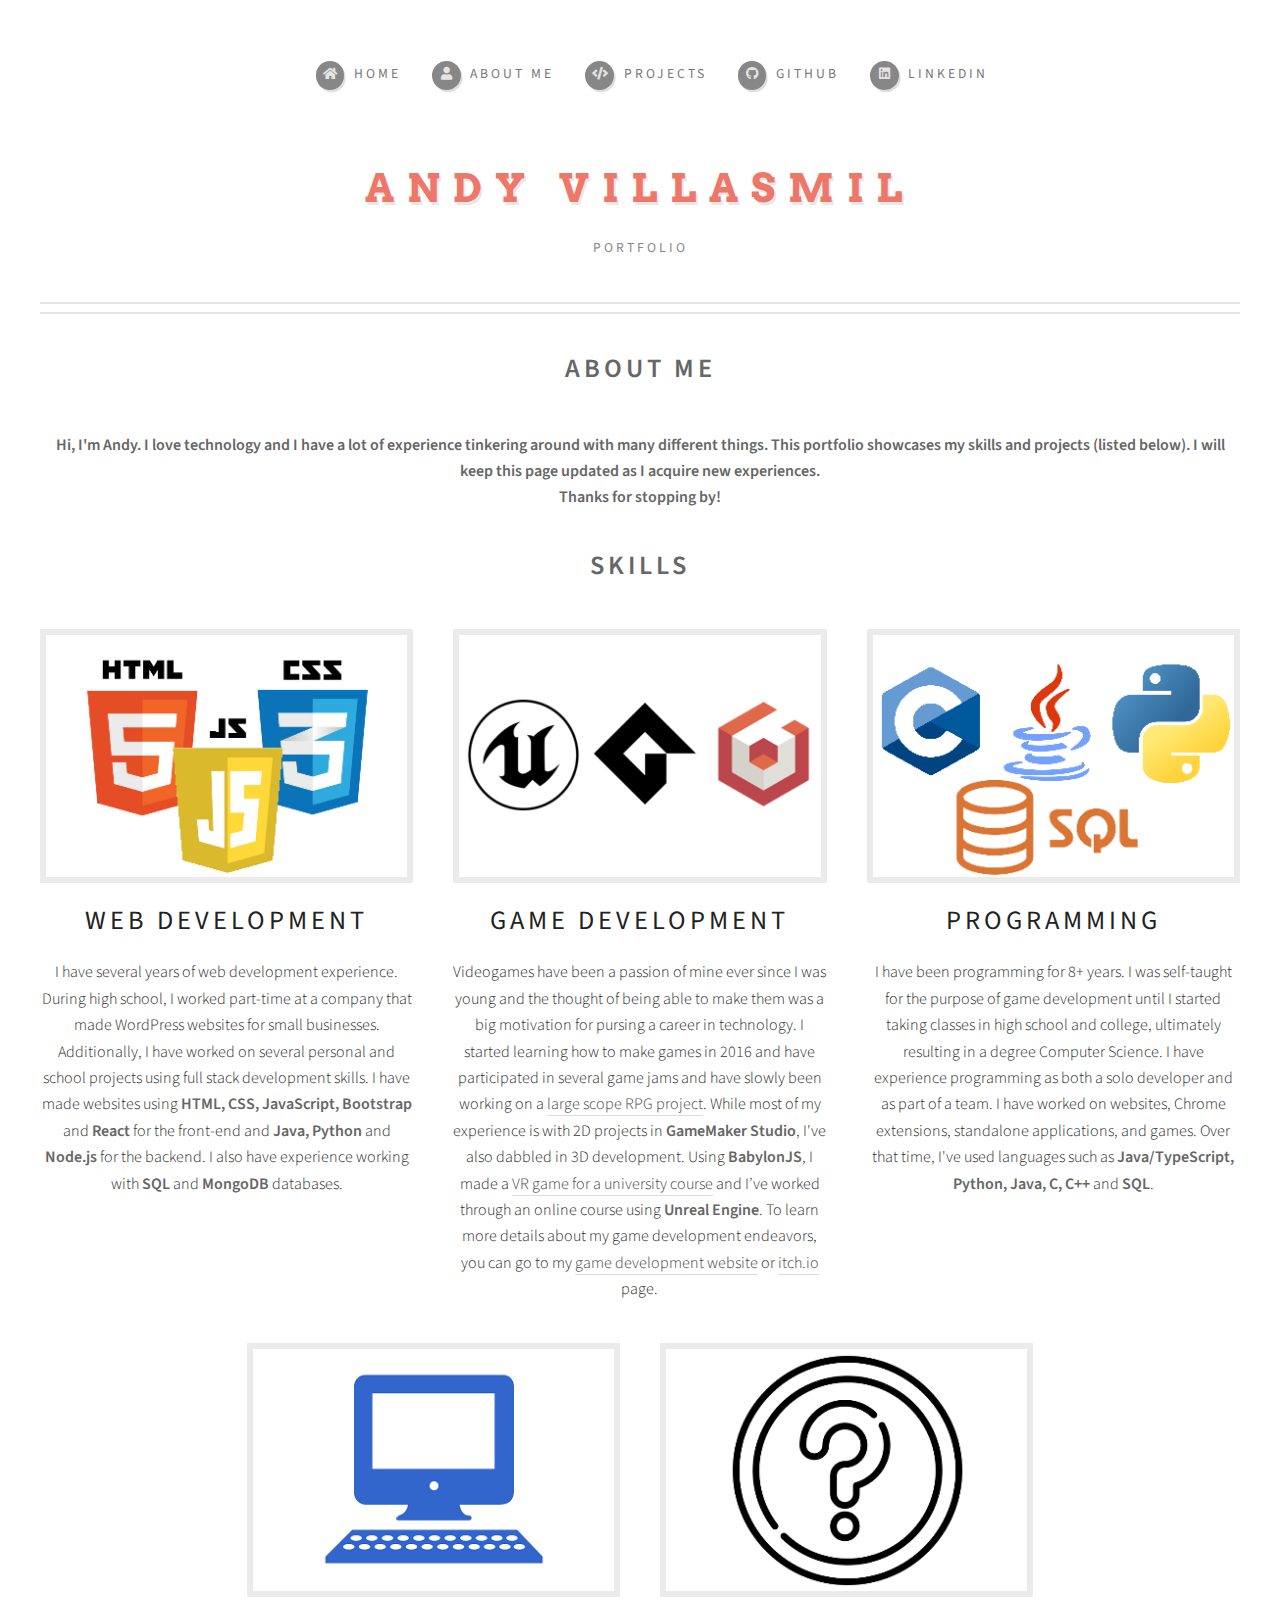
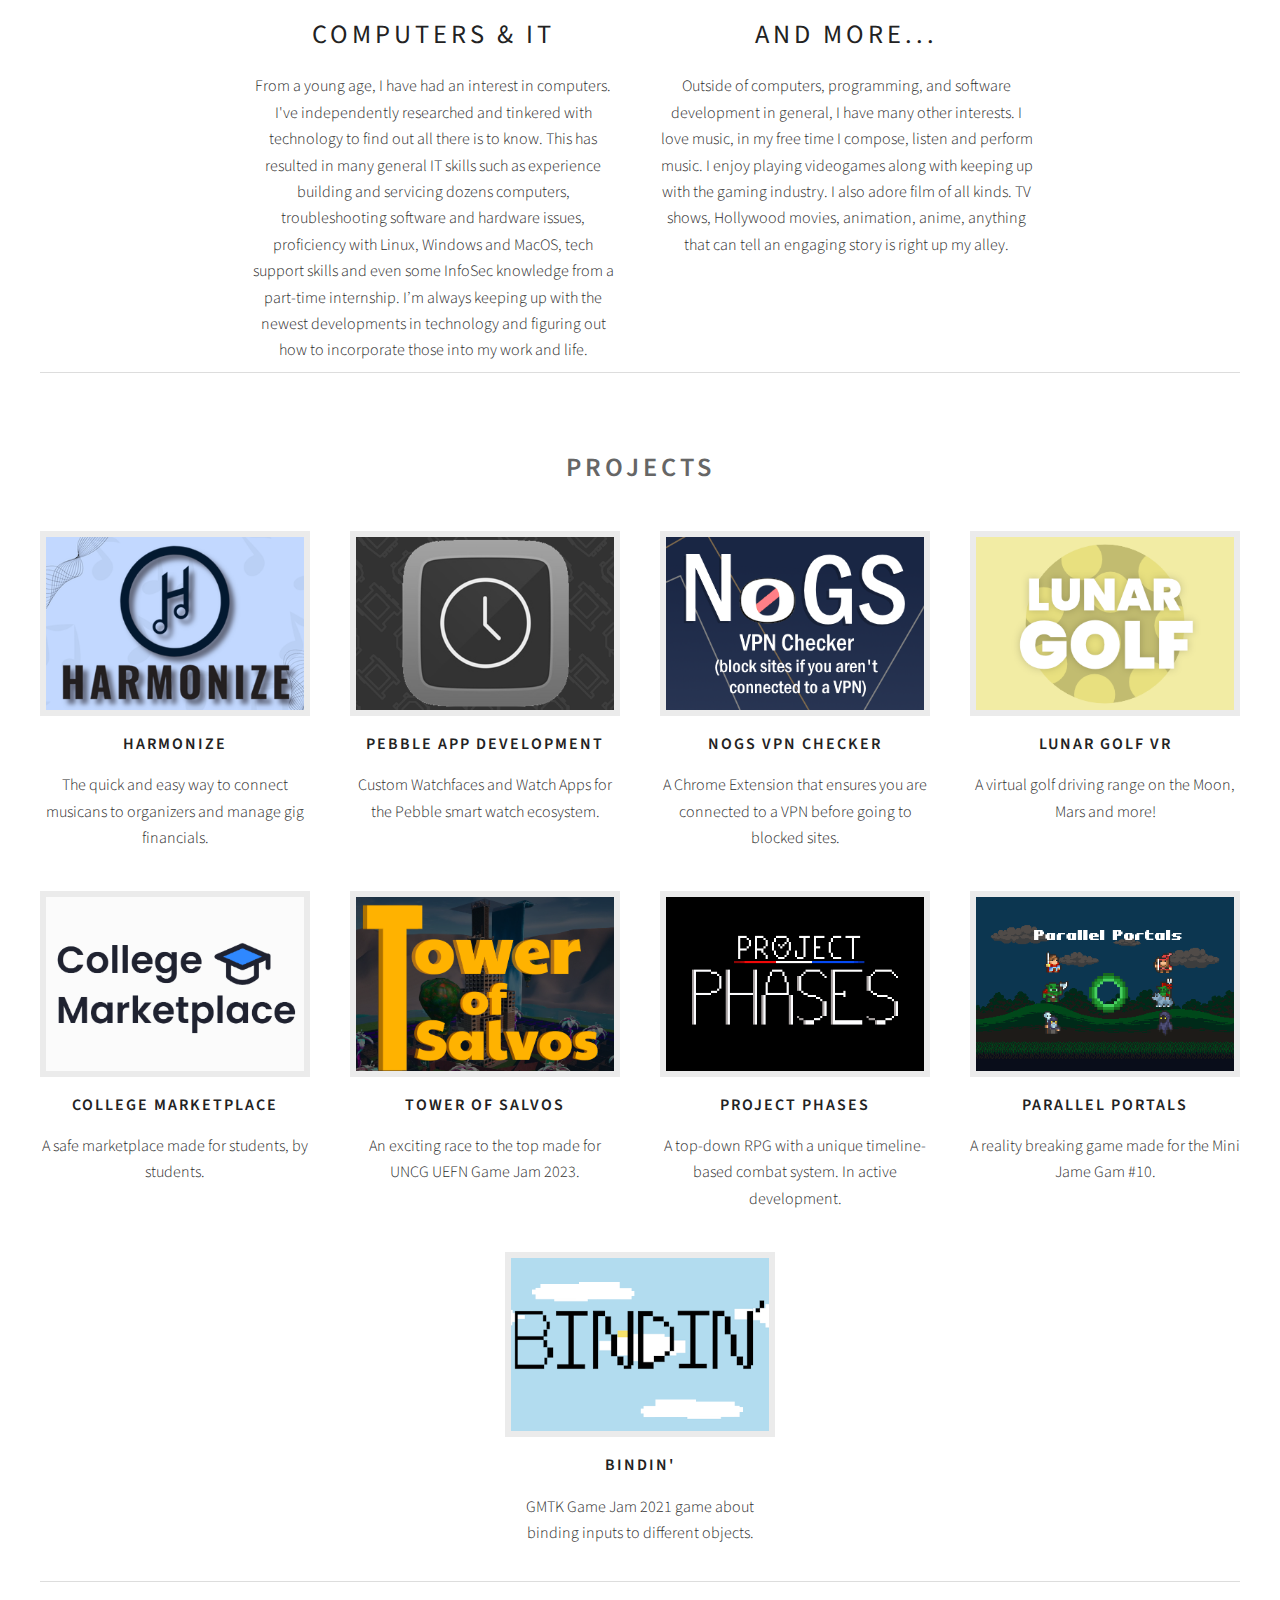
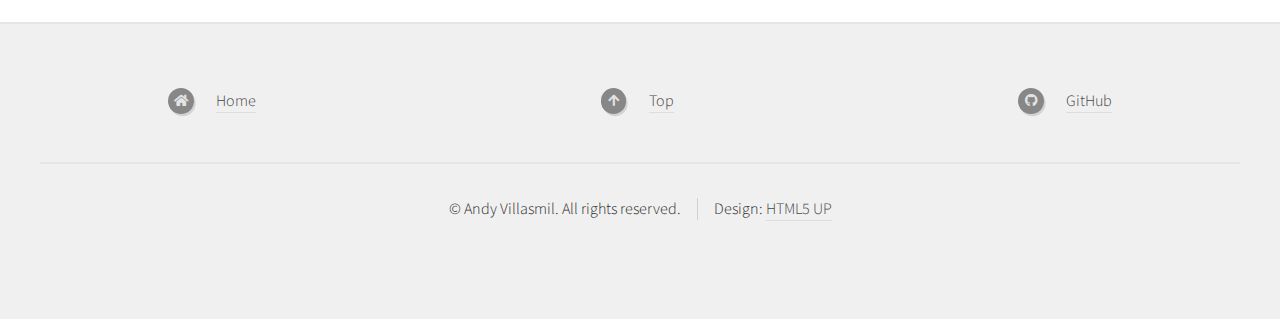
<file: index.html>
<!DOCTYPE HTML>
<!--
	Strongly Typed by HTML5 UP
	html5up.net | @ajlkn
	Free for personal and commercial use under the CCA 3.0 license (html5up.net/license)
-->
<html>
	<head>
		<title>Andy Villasmil Portfolio</title>
		<meta charset="utf-8" />
		<meta name="viewport" content="width=device-width, initial-scale=1, user-scalable=no" />
		<link rel="stylesheet" href="assets/css/main.css" />
	</head>
	<body class="homepage is-preload">
		<div id="page-wrapper">

			<!-- Header -->
			<section id="header">
				<div style="padding-top: 175px; padding-bottom: 50px;" class="container">
					<!-- Logo -->
					<h1 id="logo"><a href="index.html">Andy Villasmil</a></h1>
					<p>Portfolio</p>

					<!-- Nav -->
					<nav id="nav">
						<ul>
							<li><a class="icon solid fa-home" href="index.html"><span>Home</span></a></li>
							<li><a class="icon solid fa-user" href="#main"><span>About Me</span></a></li>
							<li>
								<a href="#features" class="icon solid fa-code"><span>Projects</span></a>
								<ul>
									<li><a href="pages/harmonize.html#main">Harmonize</a></li>
									<li><a href="pages/pebble.html#main">Pebble App Development</a>
										<ul class="dropotron" style="user-select: none; display: none; position: absolute;">
											<li style="white-space: nowrap;"><a href="pages/pebble_layton.html#main" style="display: block;">Layton - Mini London</a></li>
											<li style="white-space: nowrap;"><a href="pages/pebble_koishi.html#main" style="display: block;">Koishi Flashcards</a></li>
										</ul>
									</li>
									<li><a href="pages/nogs.html#main">NoGS VPN Checker</a></li>
									<li><a href="pages/lunar_golf.html#main">Lunar Golf VR</a></li>
									<li><a href="pages/college_marketplace.html#main">College Marketplace</a></li>
									<li><a href="pages/tower.html#main">Tower of Salvos</a></li>
									<li><a href="pages/phases.html#main">Project Phases</a></li>
									<li><a href="pages/portals.html#main">Parallel Portals</a></li>
									<li><a href="pages/bindin.html#main">Bindin'</a></li>
								</ul>
							</li>
							<li ><a class="icon brands fa-github" href="https://github.com/robinfire110" target="_blank"><span>GitHub</span></a></li>
							<li><a class="icon brands fa-linkedin" href="https://www.linkedin.com/in/andyvillasmil/" target="_blank"><span>LinkedIn</span></a></li>
						</ul>
					</nav>
				</div>
			</section>

			<!--About Me-->
			<section id="main" style="padding: 2em 0;">
				<div class="container">
					<header>
						<h2 style="text-align: center;"><strong>About Me</strong></h2>
					</header>
						<p style="text-align: center"><strong>Hi, I'm Andy. I love technology and I have a lot of experience tinkering around with many different things. This portfolio showcases my skills and projects (listed below). I will keep this page updated as I acquire new experiences. <br>Thanks for stopping by!</strong></p>
						<h2 style="text-align: center"><strong>Skills</strong></h2>
						<div class="row aln-center">
							<div class="col-4 col-6-medium col-12-small">
								<!-- Web Dev -->
								<section>
									<img style="margin: 0px" src="images/web_dev.png" alt="HTML, CSS, JS" class="image featured"/>
									<header>
										<h2 style="margin: 15px; text-align: center">Web Development</h2>
									</header>
									<p style="text-align: center;">I have several years of web development experience. During high school, I worked part-time at a company that made WordPress websites for small businesses. Additionally, I have worked on several personal and school projects using full stack development skills. I have made websites using <strong>HTML, CSS, JavaScript, Bootstrap</strong> and <strong>React</strong> for the front-end and <strong>Java, Python</strong> and <strong>Node.js</strong> for the backend. I also have experience working with <strong>SQL</strong> and <strong>MongoDB</strong> databases.</p>
								</section>
							</div>
							<div class="col-4 col-6-medium col-12-small">
								<!-- Game Development -->
								<section>
									<img style="margin: 0px" src="images/gamdev.png" alt="Unreal Engine, GameMaker Studio, BabylonJS" class="image featured"/>
									<header>
										<h2 style="margin: 15px; text-align: center">Game Development</h2>
									</header>
									<p style="text-align: center;">Videogames have been a passion of mine ever since I was young and the thought of being able to make them was a big motivation for pursing a career in technology. I started learning how to make games in 2016 and have participated in several game jams and have slowly been working on a <a href="pages/phases.html#main">large scope RPG project</a>. While most of my experience is with 2D projects in <strong>GameMaker Studio</strong>, I've also dabbled in 3D development. Using <strong>BabylonJS</strong>, I made a <a href="pages/lunar_golf.html">VR game for a university course</a> and I’ve worked through an online course using <strong>Unreal Engine</strong>. To learn more details about my game development endeavors, you can go to my <a href="https://soltairus.com/" target="_blank">game development website</a> or <a href="https://soltairus.itch.io/" target="_blank">itch.io</a> page.</p>
								</section>
							</div>
							<div class="col-4 col-6-medium col-12-small">
								<!-- Programming -->
								<section>
									<img style="margin: 0px" src="images/langauges.png" alt="C, Java, Python" class="image featured"/>
									<header>
										<h2 style="margin: 15px; text-align: center">Programming</h2>
									</header>
									<p style="text-align: center;">I have been programming for 8+ years. I was self-taught for the purpose of game development until I started taking classes in high school and college, ultimately resulting in a degree Computer Science. I have experience programming as both a solo developer and as part of a team. I have worked on websites, Chrome extensions, standalone applications, and games. Over that time, I've used languages such as <strong>Java/TypeScript, Python, Java, C, C++</strong> and <strong>SQL</strong>.</p>
								</section>
							</div>
							<div class="col-4 col-6-medium col-12-small">
								<!-- IT -->
								<section>
									<img style="margin: 0px" src="images/it.png" alt="Computer Drawing" class="image featured"/>
									<header>
										<h2 style="margin: 15px; text-align: center">Computers & IT</h2>
									</header>
									<p style="text-align: center;">From a young age, I have had an interest in computers. I've independently researched and tinkered with technology to find out all there is to know. This has resulted in many general IT skills such as experience building and servicing dozens computers, troubleshooting software and hardware issues, proficiency with Linux, Windows and MacOS, tech support skills and even some InfoSec knowledge from a part-time internship. I’m always keeping up with the newest developments in technology and figuring out how to incorporate those into my work and life.</p>
								</section>
							</div>
							<div class="col-4 col-6-medium col-12-small">
								<!-- Other -->
								<section>
									<img style="margin: 0px" src="images/other.png" alt="Question Mark" class="image featured"/>
									<header>
										<h2 style="margin: 15px; text-align: center">And more...</h2>
									</header>
									<p style="text-align: center;">Outside of computers, programming, and software development in general, I have many other interests. I love music, in my free time I compose, listen and perform music. I enjoy playing videogames along with keeping up with the gaming industry. I also adore film of all kinds. TV shows, Hollywood movies, animation, anime, anything that can tell an engaging story is right up my alley. </p>
								</section>
							</div>
						</div>
					<hr>
				</div>
			</section>

			<!-- Portfolio -->
			<section id="features" style="padding: 2em 0;">
				<div class="container">
					<header>
						<h2><strong>Projects</strong></h2>
					</header>
					<div class="row aln-center">
						<div class="col-3 col-6-medium col-12-small">
							<!-- Harmonize -->
								<section>
									<a href="pages/harmonize.html#main" style="margin: 0px" class="image featured"><img src="images/harmonize/harmonize_banner.png" alt="Harmonize Banner" /></a>
									<header>
										<h3 style="margin: 15px">Harmonize</h3>
									</header>
									<p>The quick and easy way to connect musicans to organizers and manage gig financials.</p>
								</section>
						</div>
						<div class="col-3 col-6-medium col-12-small">
							<!-- Pebble App Development -->
								<section>
									<a href="pages/pebble.html#main" style="margin: 0px" class="image featured"><img src="images/pebble/pebble_banner.png" alt="Pebble App Development Banner" /></a>
									<header>
										<h3 style="margin: 15px">Pebble App Development</h3>
									</header>
									<p>Custom Watchfaces and Watch Apps for the Pebble smart watch ecosystem.</p>
								</section>
						</div>
						<div class="col-3 col-6-medium col-12-small">
							<!-- NoGS -->
								<section>
									<a href="pages/nogs.html#main" style="margin: 0px" class="image featured"><img src="images/nogs/nogs_banner.png" alt="NoGS Banner" /></a>
									<header>
										<h3 style="margin: 15px">NoGS VPN Checker</h3>
									</header>
									<p>A Chrome Extension that ensures you are connected to a VPN before going to blocked sites.</p>
								</section>
						</div>
						<div class="col-3 col-6-medium col-12-small">
							<!-- Lunar Golf VR -->
								<section>
									<a href="pages/lunar_golf.html#main" style="margin: 0px" class="image featured"><img src="images/lunar_golf/lunar_banner.png" alt="Lunar Golf Banner" /></a>
									<header>
										<h3 style="margin: 15px">Lunar Golf VR</h3>
									</header>
									<p>A virtual golf driving range on the Moon, Mars and more!</p>
								</section>
						</div>
						<div class="col-3 col-6-medium col-12-small">
							<!-- College Marketplace -->
								<section>
									<a href="pages/college_marketplace.html#main" style="margin: 0px" class="image featured"><img src="images/college_marketplace/cm_banner.png" alt="College Marketplace Banner" /></a>
									<header>
										<h3 style="margin: 15px">College Marketplace</h3>
									</header>
									<p>A safe marketplace made for students, by students.</p>
								</section>

						</div>
						<div class="col-3 col-6-medium col-12-small">
							<!-- Tower of Salvos -->
								<section>
									<a href="pages/tower.html#main" style="margin: 0px" class="image featured"><img src="images/tower/tower_banner2.png" alt="Tower of Salvos Banner" /></a>
									<header>
										<h3 style="margin: 15px">Tower of Salvos</h3>
									</header>
									<p>An exciting race to the top made for UNCG UEFN Game Jam 2023.</p>
								</section>
						</div>
						<div class="col-3 col-6-medium col-12-small">
							<!-- Project Phases -->
								<section>
									<a href="pages/phases.html#main" style="margin: 0px" class="image featured"><img src="images/phases/phases_banner.png" alt="Phases Banner" /></a>
									<header>
										<h3 style="margin: 15px">Project Phases</h3>
									</header>
									<p>A top-down RPG with a unique timeline-based combat system. In active development.</p>
								</section>
						</div>
						<div class="col-3 col-6-medium col-12-small">
							<!-- Parallel Portals -->
								<section>
									<a href="pages/portals.html#main" style="margin: 0px" class="image featured"><img src="images/portals/portals_banner.png" alt="Parallel Portals Banner" /></a>
									<header>
										<h3 style="margin: 15px">Parallel Portals</h3>
									</header>
									<p>A reality breaking game made for the Mini Jame Gam #10.</p>
								</section>
						</div>
						<div class="col-3 col-6-medium col-12-small">
							<!-- Bindin' -->
								<section>
									<a href="pages/bindin.html#main" style="margin: 0px" class="image featured"><img src="images/bindin/bindin_banner.png" alt="Bindin' Banner" /></a>
									<header>
										<h3 style="margin: 15px">Bindin'</h3>
									</header>
									<p>GMTK Game Jam 2021 game about binding inputs to different objects.</p>
								</section>
						</div>
					</div>
					<br>
					<hr>
				</div>
			</section>

			<!-- Footer -->
			<section id="footer">
				<div class="container">
					<ul class="icons">
						<li class="icon solid fa-home" style="padding-top: 0; padding-bottom: 1em;"><a href="index.html">Home</a></li>
						<li class="icon solid fa-arrow-up" style="padding-top: 0; padding-bottom: 1em"><a href="#">Top</a></li>
						<li class="icon brands fa-github" style="padding-top: 0; padding-bottom: 1em"><a href="https://github.com/robinfire110" target="_blank">GitHub</a></li>
					</ul>
				</div>
				<div id="copyright" class="container">
					<ul class="links">
						<li>&copy; Andy Villasmil. All rights reserved.</li><li>Design: <a href="http://html5up.net">HTML5 UP</a></li>
					</ul>
				</div>
			</section>

		</div>

		<!-- Scripts -->
		<script src="assets/js/jquery.min.js"></script>
		<script src="assets/js/jquery.dropotron.min.js"></script>
		<script src="assets/js/browser.min.js"></script>
		<script src="assets/js/breakpoints.min.js"></script>
		<script src="assets/js/util.js"></script>
		<script src="assets/js/main.js"></script>

	</body>
</html>
</file>
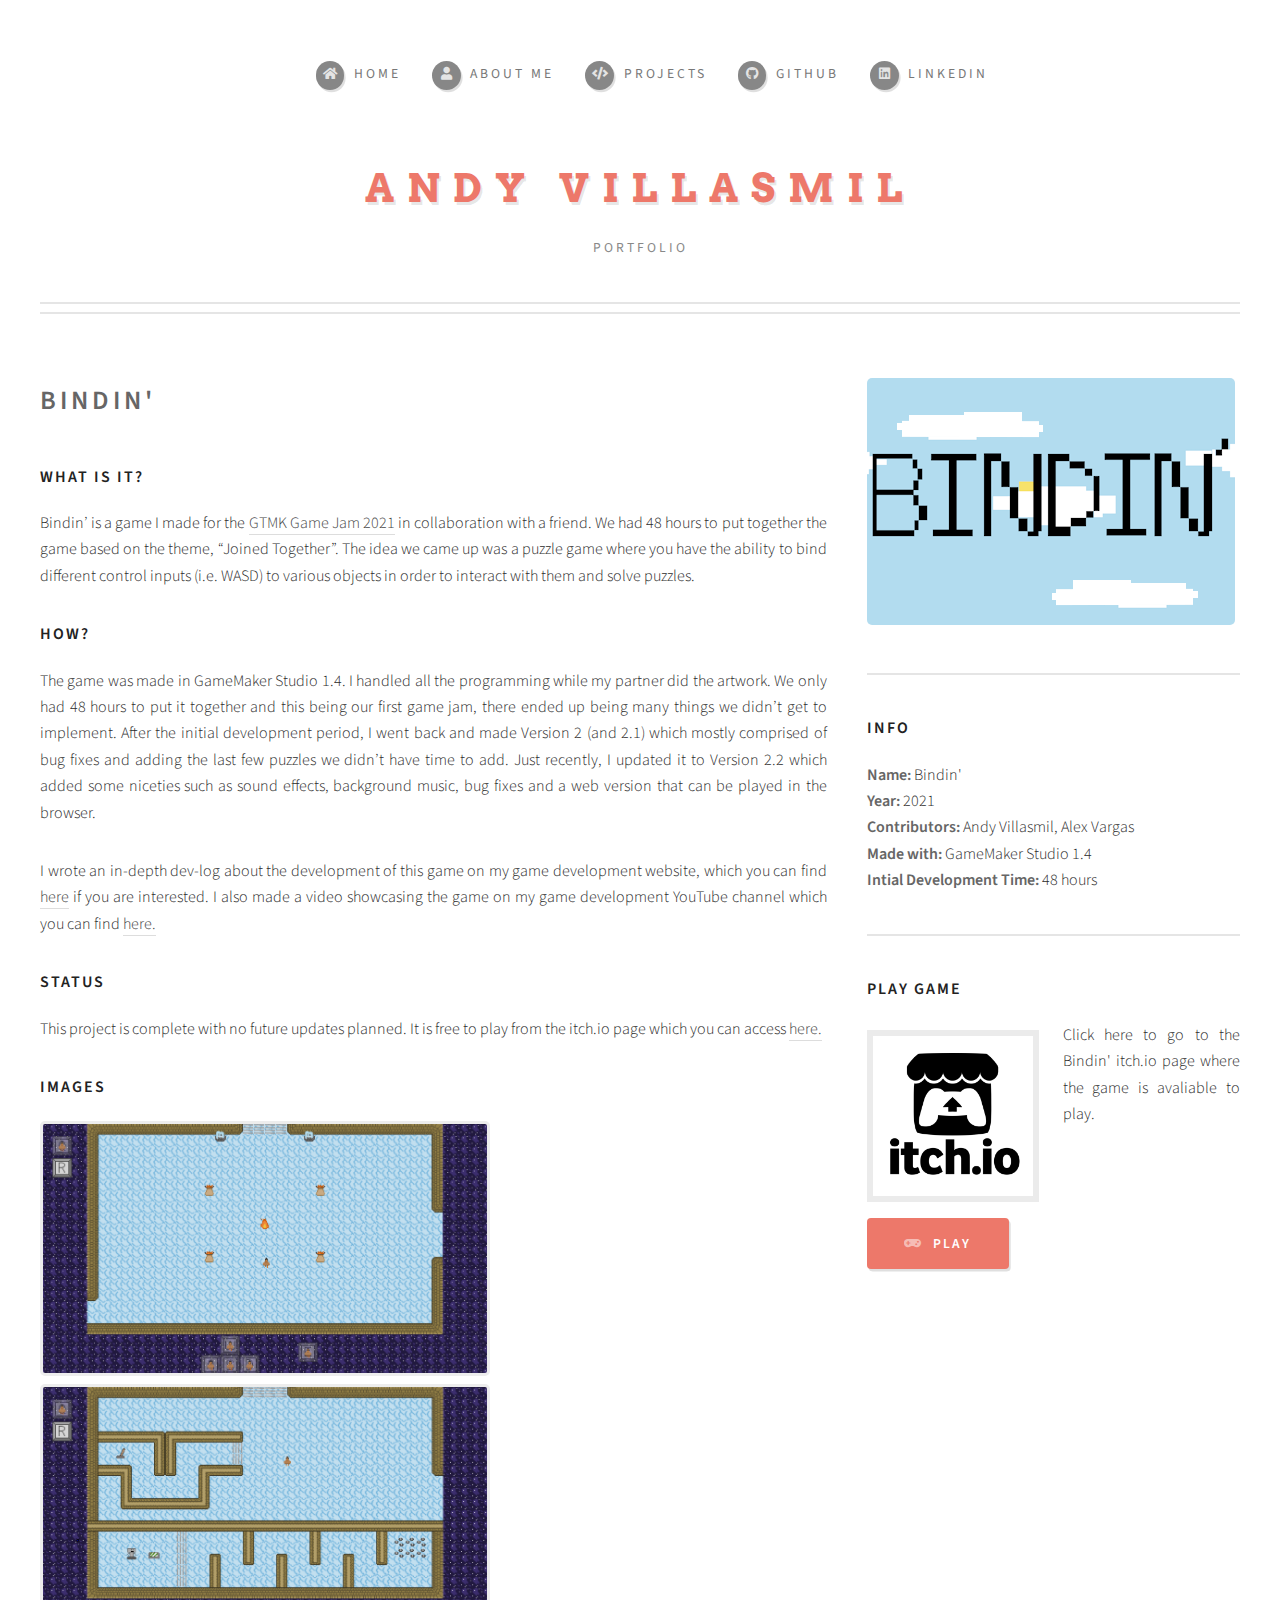
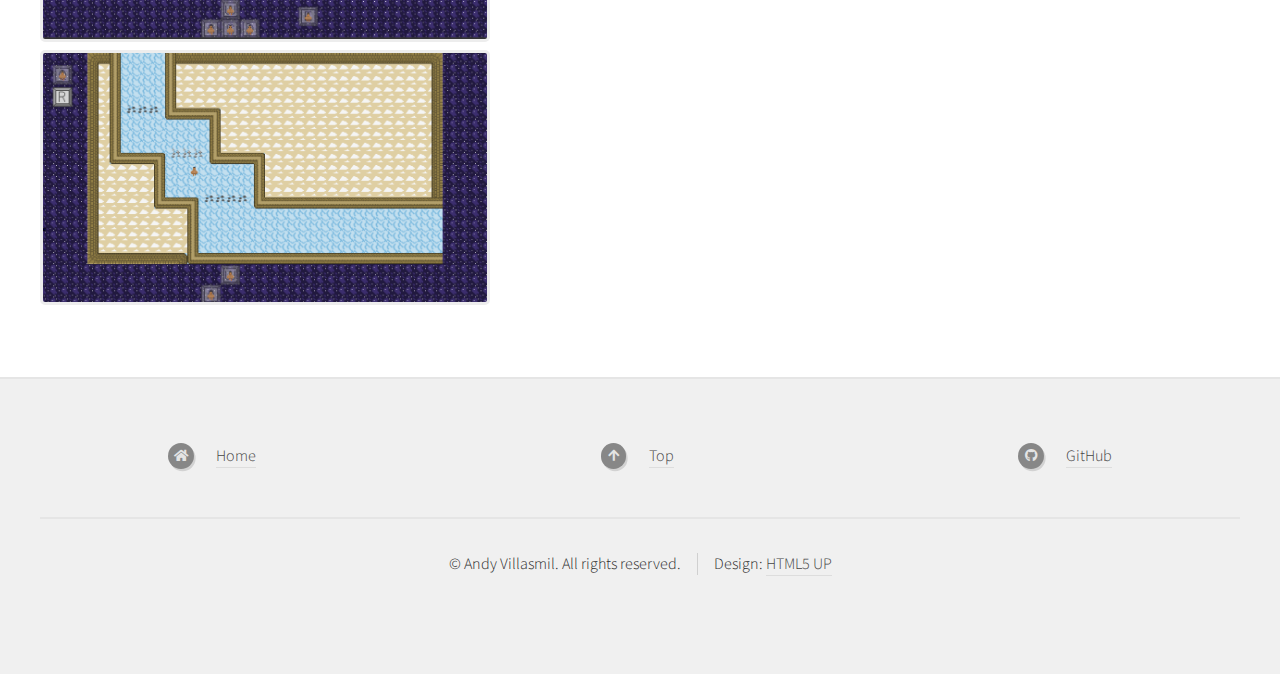
<file: pages/bindin.html>
<!DOCTYPE HTML>
<!--
	Strongly Typed by HTML5 UP
	html5up.net | @ajlkn
	Free for personal and commercial use under the CCA 3.0 license (html5up.net/license)
-->
<html>
	<head>
		<title>Bindin' - Andy Villasmil</title>
		<meta charset="utf-8" />
		<meta name="viewport" content="width=device-width, initial-scale=1, user-scalable=no" />
		<link rel="stylesheet" href="../assets/css/main.css" />
	</head>
	<body class="left-sidebar is-preload">
		<div id="page-wrapper">

			<!-- Header -->
			<section id="header">
				<div style="padding-top: 175px; padding-bottom: 50px;" class="container">
					<!-- Logo -->
					<h1 id="logo"><a href="../index.html">Andy Villasmil</a></h1>
					<p>Portfolio</p>

					<!-- Nav -->
					<nav id="nav">
						<ul>
							<li><a class="icon solid fa-home" href="../index.html"><span>Home</span></a></li>
							<li><a class="icon solid fa-user" href="../index.html#main"><span>About Me</span></a></li>
							<li>
								<a href="../index.html#features" class="icon solid fa-code"><span>Projects</span></a>
								<ul>
									<li><a href="harmonize.html#main">Harmonize</a></li>
									<li><a href="pebble.html#main">Pebble App Development</a>
										<ul class="dropotron" style="user-select: none; display: none; position: absolute;">
											<li style="white-space: nowrap;"><a href="pebble_layton.html#main" style="display: block;">Layton - Mini London</a></li>
											<li style="white-space: nowrap;"><a href="pebble_koishi.html#main" style="display: block;">Koishi Flashcards</a></li>
										</ul>
									</li>
									<li><a href="nogs.html#main">NoGS VPN Checker</a></li>
									<li><a href="lunar_golf.html#main">Lunar Golf VR</a></li>
									<li><a href="college_marketplace.html#main">College Marketplace</a></li>
									<li><a href="tower.html#main">Tower of Salvos</a></li>
									<li><a href="phases.html#main">Project Phases</a></li>
									<li><a href="portals.html#main">Parallel Portals</a></li>
									<li><a href="bindin.html#main">Bindin'</a></li>
								</ul>
							</li>
							<li ><a class="icon brands fa-github" href="https://github.com/robinfire110" target="_blank"><span>GitHub</span></a></li>
							<li><a class="icon brands fa-linkedin" href="https://www.linkedin.com/in/andyvillasmil/" target="_blank"><span>LinkedIn</span></a></li>
						</ul>
					</nav>
				</div>
			</section>

			<!-- Main -->
				<section id="main">
					<div class="container">
						<div class="row">
							<!-- Content -->
								<div id="content" class="col-8 col-12-medium">
									<!-- Post -->
										<article class="box post">
											<header>
												<h2><strong>Bindin'</strong></h2>
											</header>
											<!--<span class="image featured"><img src="images/pic04.jpg" alt="" /></span>-->
											<h3>What is it?</h3>
											<p>Bindin’ is a game I made for the <a href="https://itch.io/jam/gmtk-2021" target="_blank">GTMK Game Jam 2021</a> in collaboration with a friend. We had 48 hours to put together the game based on the theme, “Joined Together”. The idea we came up was a puzzle game where you have the ability to bind different control inputs (i.e. WASD) to various objects in order to interact with them and solve puzzles.</p>
											<h3>How?</h3>
											<p>The game was made in GameMaker Studio 1.4. I handled all the programming while my partner did the artwork. We only had 48 hours to put it together and this being our first game jam, there ended up being many things we didn’t get to implement. After the initial development period, I went back and made Version 2 (and 2.1) which mostly comprised of bug fixes and adding the last few puzzles we didn’t have time to add. Just recently, I updated it to Version 2.2 which added some niceties such as sound effects, background music, bug fixes and a web version that can be played in the browser.</p>	
											<p>I wrote an in-depth dev-log about the development of this game on my game development website, which you can find <a href="https://soltairus.com/dev-log-12-reflecting-on-my-first-game-jam/" target="_blank">here</a> if you are interested. I also made a video showcasing the game on my game development YouTube channel which you can find <a href="https://www.youtube.com/watch?v=Tk2VY3NYvMM" target="_blank">here.</a></p>
											<h3>Status</h3>
											<p>This project is complete with no future updates planned. It is free to play from the itch.io page which you can access <a href="https://soltairus.itch.io/bindin" target="_blank">here.</a></p>
											<h3>Images</h3>
											<img src="../images/bindin/bindin_1.png" alt="Bindin' Screenshot 1" id="modalImg"/>
											<img src="../images/bindin/bindin_2.png" alt="Bindin' Screenshot 2" id="modalImg"/>
											<img src="../images/bindin/bindin_3.png" alt="Bindin' Screenshot 3" id="modalImg"/>
										</article>
								</div>

								<!-- Sidebar -->
								<div id="sidebar" class="col-4 col-12-medium">

									<!-- Highlights -->
										<section>
											<ul class="divided">
												<!--Banner-->
												<li>
													<article class="box highlight">
														<img src="../images/bindin/bindin_banner.png" alt="Parallel Portals Banner" style="border-radius: 5px">
													</article>
												</li>
												<li>
													<!-- Basic Info -->
													<article class="box highlight">
														<header>
															<h3>Info</h3>
														</header>
														<p><strong>Name: </strong>Bindin'<br><strong>Year: </strong>2021<br><strong>Contributors: </strong> Andy Villasmil, Alex Vargas<br><strong>Made with: </strong>GameMaker Studio 1.4<br><strong>Intial Development Time:</strong> 48 hours</p>
													</article>
												</li>
												<li>
													<!-- Play -->
													<article class="box highlight">
														<header>
															<h3>Play Game</h3>
														</header>
														<a href="https://soltairus.itch.io/bindin" class="image left" target="_blank"><img src="../images/itch.png" alt="GitHub Logo" style="max-width: 10em;"/></a>
														<p>Click here to go to the Bindin' itch.io page where the game is avaliable to play.</p>
														<ul class="actions">
															<li><a href="https://soltairus.itch.io/bindin" class="button icon solid fa-gamepad" target="_blank">Play</a></li>
														</ul>
													</article>
												</li>
											</ul>
										</section>

									</div>
						</div>
					</div>
				</section>

			<!-- Footer -->
			<section id="footer">
				<div class="container">
					<ul class="icons">
						<li class="icon solid fa-home" style="padding-top: 0; padding-bottom: 1em;"><a href="../index.html">Home</a></li>
						<li class="icon solid fa-arrow-up" style="padding-top: 0; padding-bottom: 1em"><a href="#">Top</a></li>
						<li class="icon brands fa-github" style="padding-top: 0; padding-bottom: 1em"><a href="https://github.com/robinfire110" target="_blank">GitHub</a></li>
					</ul>
				</div>
				<div id="copyright" class="container">
					<ul class="links">
						<li>&copy; Andy Villasmil. All rights reserved.</li><li>Design: <a href="http://html5up.net">HTML5 UP</a></li>
					</ul>
				</div>
			</section>

			<!-- The Modal -->
			<div id="myModal" class="modal">

				<!-- The Close Button -->
				<span class="close">&times;</span>
			
				<!-- Modal Content (The Image) -->
				<img class="modal-content" id="img01">
			
				<!-- Modal Caption (Image Text) -->
				<div id="caption"></div>
			</div>
		</div>

		<!-- Scripts -->
		<script src="../assets/js/jquery.min.js"></script>
		<script src="../assets/js/jquery.dropotron.min.js"></script>
		<script src="../assets/js/browser.min.js"></script>
		<script src="../assets/js/breakpoints.min.js"></script>
		<script src="../assets/js/util.js"></script>
		<script src="../assets/js/main.js"></script>

	</body>
</html>
</file>
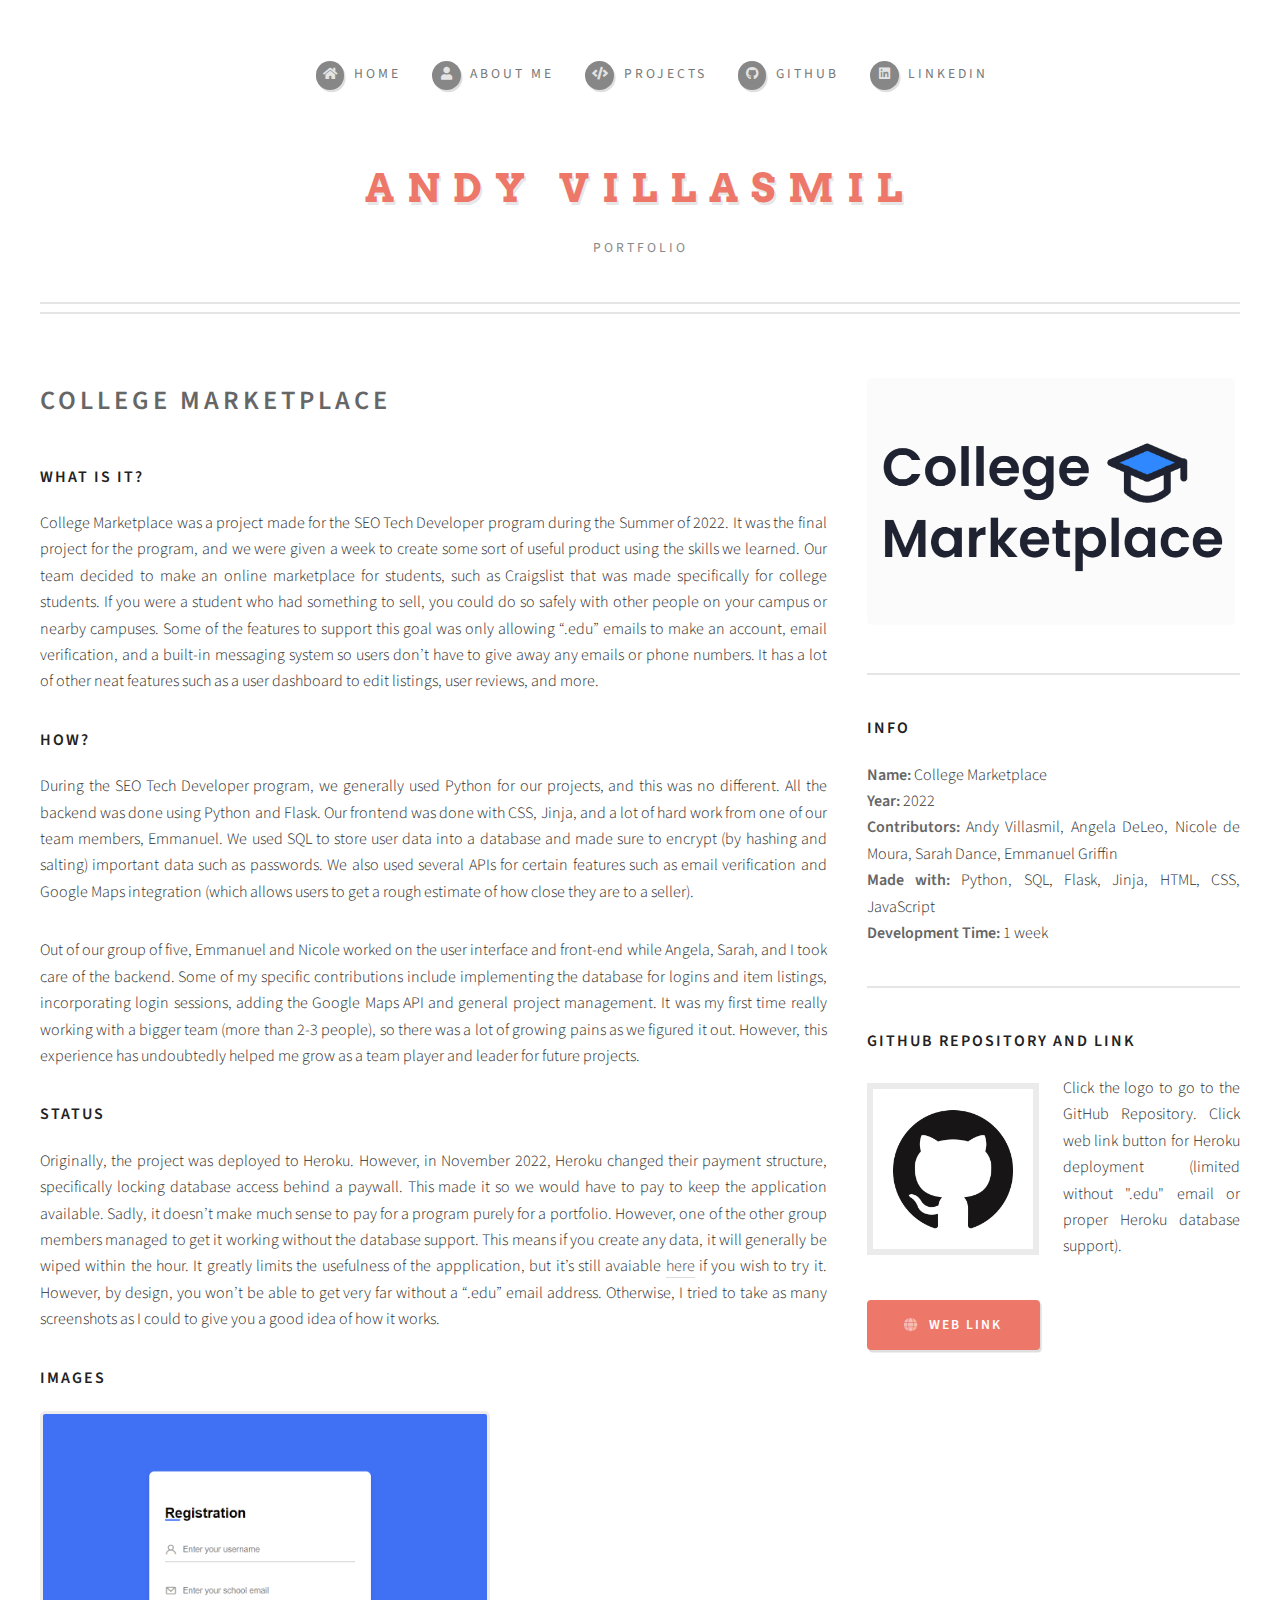
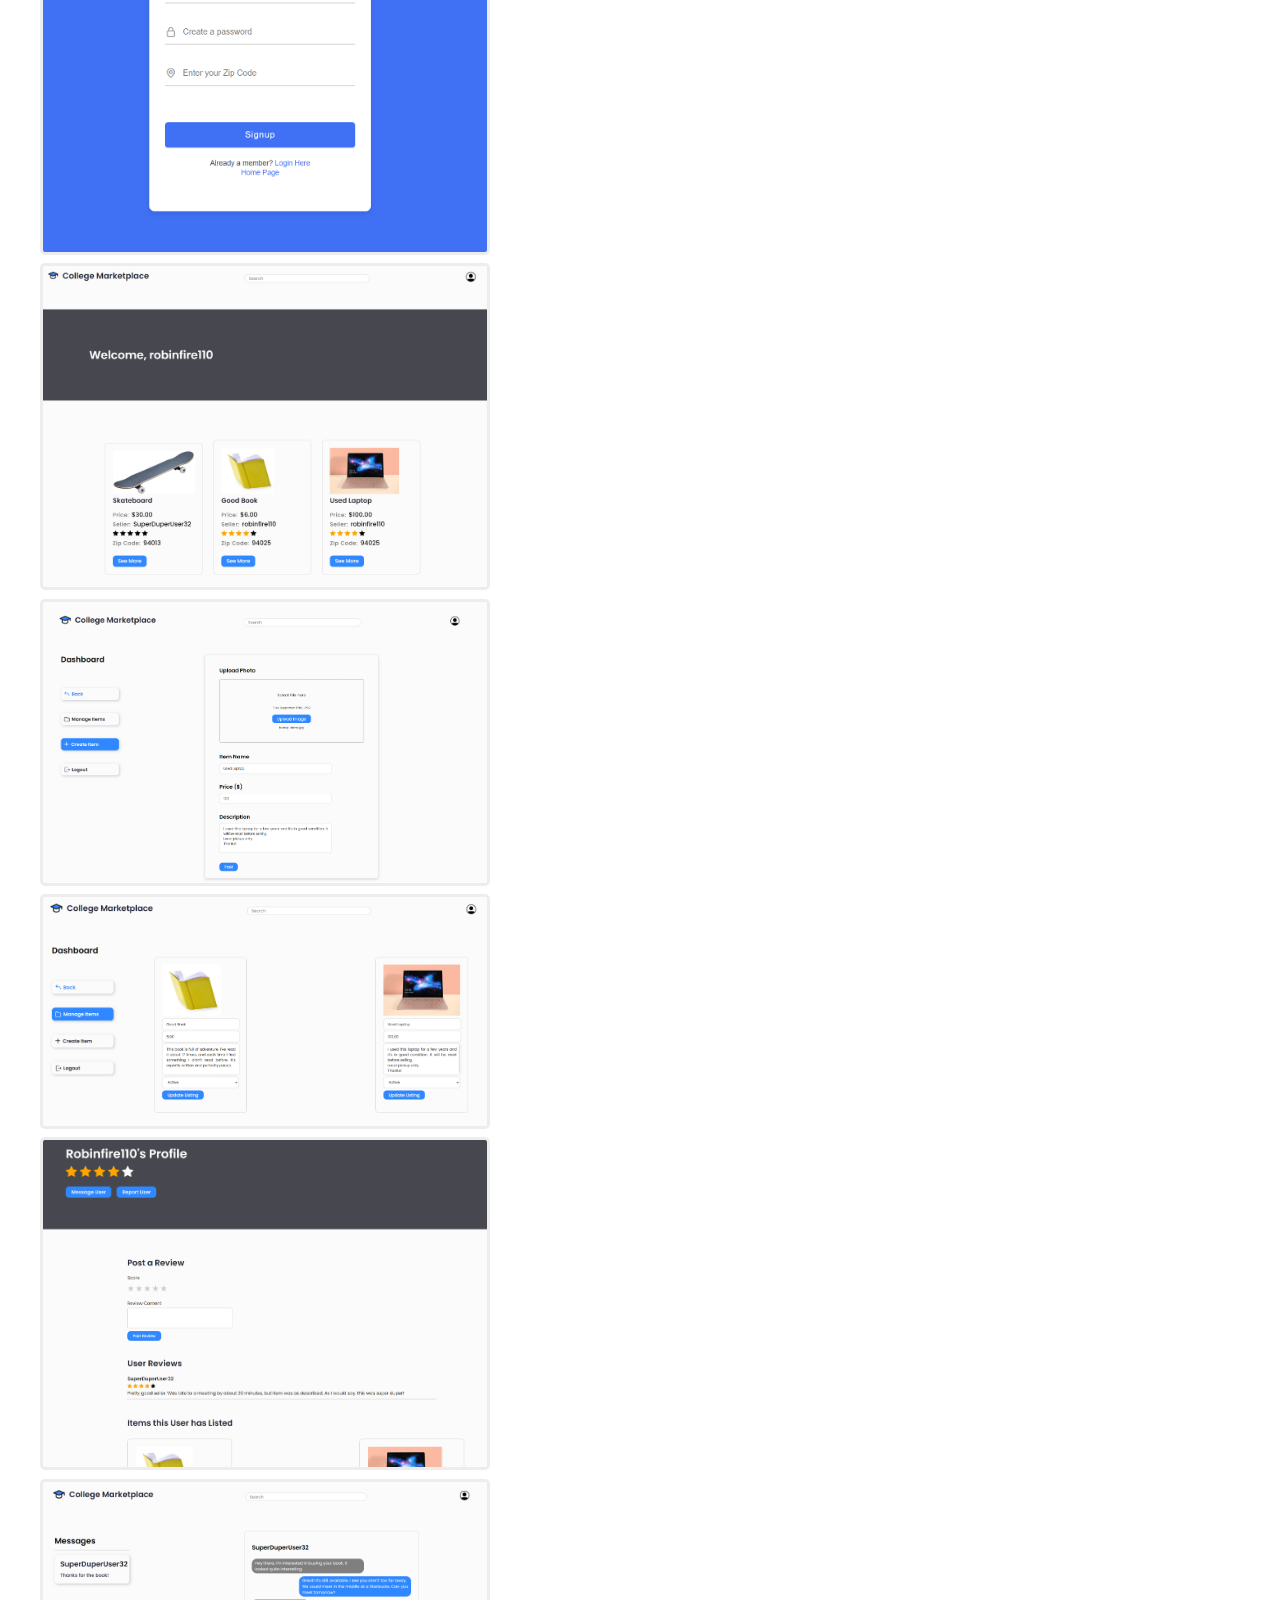
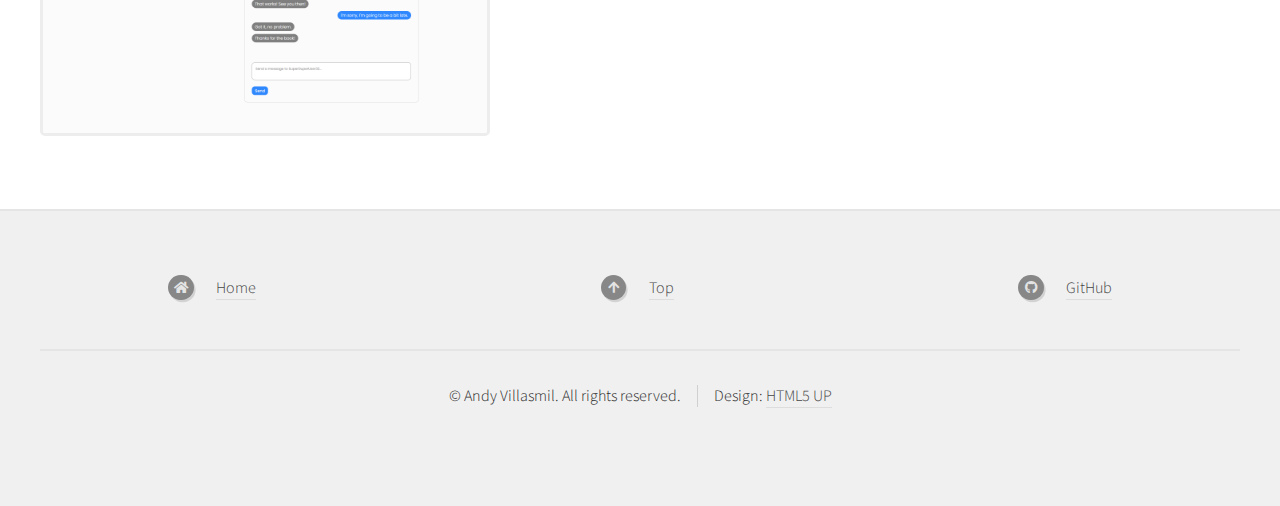
<file: pages/college_marketplace.html>
<!DOCTYPE HTML>
<!--
	Strongly Typed by HTML5 UP
	html5up.net | @ajlkn
	Free for personal and commercial use under the CCA 3.0 license (html5up.net/license)
-->
<html>
	<head>
		<title>College Marketplace - Andy Villasmil</title>
		<meta charset="utf-8" />
		<meta name="viewport" content="width=device-width, initial-scale=1, user-scalable=no" />
		<link rel="stylesheet" href="../assets/css/main.css" />
	</head>
	<body class="left-sidebar is-preload">
		<div id="page-wrapper">

			<!-- Header -->
			<section id="header">
				<div style="padding-top: 175px; padding-bottom: 50px;" class="container">
					<!-- Logo -->
					<h1 id="logo"><a href="../index.html">Andy Villasmil</a></h1>
					<p>Portfolio</p>

					<!-- Nav -->
					<nav id="nav">
						<ul>
							<li><a class="icon solid fa-home" href="../index.html"><span>Home</span></a></li>
							<li><a class="icon solid fa-user" href="../index.html#main"><span>About Me</span></a></li>
							<li>
								<a href="../index.html#features" class="icon solid fa-code"><span>Projects</span></a>
								<ul>
									<li><a href="harmonize.html#main">Harmonize</a></li>
									<li><a href="pebble.html#main">Pebble App Development</a>
										<ul class="dropotron" style="user-select: none; display: none; position: absolute;">
											<li style="white-space: nowrap;"><a href="pebble_layton.html#main" style="display: block;">Layton - Mini London</a></li>
											<li style="white-space: nowrap;"><a href="pebble_koishi.html#main" style="display: block;">Koishi Flashcards</a></li>
										</ul>
									</li>
									<li><a href="nogs.html#main">NoGS VPN Checker</a></li>
									<li><a href="lunar_golf.html#main">Lunar Golf VR</a></li>
									<li><a href="college_marketplace.html#main">College Marketplace</a></li>
									<li><a href="tower.html#main">Tower of Salvos</a></li>
									<li><a href="phases.html#main">Project Phases</a></li>
									<li><a href="portals.html#main">Parallel Portals</a></li>
									<li><a href="bindin.html#main">Bindin'</a></li>
								</ul>
							</li>
							<li ><a class="icon brands fa-github" href="https://github.com/robinfire110" target="_blank"><span>GitHub</span></a></li>
							<li><a class="icon brands fa-linkedin" href="https://www.linkedin.com/in/andyvillasmil/" target="_blank"><span>LinkedIn</span></a></li>
						</ul>
					</nav>
				</div>
			</section>

			<!-- Main -->
				<section id="main">
					<div class="container">
						<div class="row">
							<!-- Content -->
								<div id="content" class="col-8 col-12-medium">


									<!-- Post -->
										<article class="box post">
											<header>
												<h2><strong>College Marketplace</strong></h2>
											</header>
											<!--<span class="image featured"><img src="images/pic04.jpg" alt="" /></span>-->
											<h3>What is it?</h3>
											<p>College Marketplace was a project made for the SEO Tech Developer program during the Summer of 2022. It was the final project for the program, and we were given a week to create some sort of useful product using the skills we learned. Our team decided to make an online marketplace for students, such as Craigslist that was made specifically for college students. If you were a student who had something to sell, you could do so safely with other people on your campus or nearby campuses. Some of the features to support this goal was only allowing “.edu” emails to make an account, email verification, and a built-in messaging system so users don’t have to give away any emails or phone numbers. It has a lot of other neat features such as a user dashboard to edit listings, user reviews, and more.</p>
											<h3>How?</h3>
											<p>During the SEO Tech Developer program, we generally used Python for our projects, and this was no different. All the backend was done using Python and Flask. Our frontend was done with CSS, Jinja, and a lot of hard work from one of our team members, Emmanuel. We used SQL to store user data into a database and made sure to encrypt (by hashing and salting) important data such as passwords. We also used several APIs for certain features such as email verification and Google Maps integration (which allows users to get a rough estimate of how close they are to a seller).</p>
											<p>Out of our group of five, Emmanuel and Nicole worked on the user interface and front-end while Angela, Sarah, and I took care of the backend. Some of my specific contributions include implementing the database for logins and item listings, incorporating login sessions, adding the Google Maps API and general project management. It was my first time really working with a bigger team (more than 2-3 people), so there was a lot of growing pains as we figured it out. However, this experience has undoubtedly helped me grow as a team player and leader for future projects. </p>		
											<h3>Status</h3>
											<p>Originally, the project was deployed to Heroku. However, in November 2022, Heroku changed their payment structure, specifically locking database access behind a paywall. This made it so we would have to pay to keep the application available. Sadly, it doesn’t make much sense to pay for a program purely for a portfolio. However, one of the other group members managed to get it working without the database support. This means if you create any data, it will generally be wiped within the hour. It greatly limits the usefulness of the appplication, but it’s still avaiable <a href="https://college-marketplace.herokuapp.com">here</a> if you wish to try it. However, by design, you won’t be able to get very far without a “.edu” email address. Otherwise, I tried to take as many screenshots as I could to give you a good idea of how it works.</p>
											<h3>Images</h3>
											<img src="../images/college_marketplace/cm_signup.png" alt="College Marketplace Sign Up Page" id="modalImg"/>
											<img src="../images/college_marketplace/cm_home.png" alt="College Marketplace Home" id="modalImg"/>
											<img src="../images/college_marketplace/cm_create.png" alt="College Marketplace Create Listing Page" id="modalImg"/>
											<img src="../images/college_marketplace/cm_dashboard.png" alt="College Marketplace Dashboard" id="modalImg"/>
											<img src="../images/college_marketplace/cm_user.png" alt="College Marketplace User Page" id="modalImg"/>
											<img src="../images/college_marketplace/cm_chat.png" alt="College Marketplace Chat Page" id="modalImg"/>
										</article>
								</div>

								<!-- Sidebar -->
								<div id="sidebar" class="col-4 col-12-medium">

									<!-- Highlights -->
										<section>
											<ul class="divided">
												<!--Banner-->
												<li>
													<article class="box highlight">
														<img src="../images/college_marketplace/cm_banner.png" alt="College Marketplace Banner" style="border-radius: 5px">
													</article>
												</li>
												<li>
													<!-- Basic Info -->
													<article class="box highlight">
														<header>
															<h3>Info</h3>
														</header>
														<p><strong>Name: </strong>College Marketplace<br><strong>Year: </strong>2022<br><strong>Contributors: </strong> Andy Villasmil, Angela DeLeo, Nicole de Moura, Sarah Dance, Emmanuel Griffin<br><strong>Made with: </strong>Python, SQL, Flask, Jinja, HTML, CSS, JavaScript<br><strong>Development Time: </strong> 1 week</p>
													</article>
												</li>
												<li>
													<!-- GitHub -->
													<article class="box highlight">
														<header>
															<h3>Github Repository and Link</h3>
														</header>
														<a href="https://github.com/atakux/final_proj" class="image left" target="_blank"><img src="../images/github.png" alt="GitHub Logo" style="max-width: 10em;"/></a>
														<p>Click the logo to go to the GitHub Repository. Click web link button for Heroku deployment (limited without ".edu" email or proper Heroku database support).</p>
														<ul class="actions">
															<li><a href="https://college-marketplace.herokuapp.com/" class="button icon solid fa-globe" target="_blank">Web Link</a></li>
														</ul>
													</article>
												</li>
											</ul>
										</section>

									</div>
						</div>
					</div>
				</section>

			<!-- Footer -->
			<section id="footer">
				<div class="container">
					<ul class="icons">
						<li class="icon solid fa-home" style="padding-top: 0; padding-bottom: 1em;"><a href="../index.html">Home</a></li>
						<li class="icon solid fa-arrow-up" style="padding-top: 0; padding-bottom: 1em"><a href="#">Top</a></li>
						<li class="icon brands fa-github" style="padding-top: 0; padding-bottom: 1em"><a href="https://github.com/robinfire110" target="_blank">GitHub</a></li>
					</ul>
				</div>
				<div id="copyright" class="container">
					<ul class="links">
						<li>&copy; Andy Villasmil. All rights reserved.</li><li>Design: <a href="http://html5up.net">HTML5 UP</a></li>
					</ul>
				</div>
			</section>

			<!-- The Modal -->
			<div id="myModal" class="modal">

				<!-- The Close Button -->
				<span class="close">&times;</span>
			
				<!-- Modal Content (The Image) -->
				<img class="modal-content" id="img01">
			
				<!-- Modal Caption (Image Text) -->
				<div id="caption"></div>
			</div>
		</div>

		<!-- Scripts -->
		<script src="../assets/js/jquery.min.js"></script>
		<script src="../assets/js/jquery.dropotron.min.js"></script>
		<script src="../assets/js/browser.min.js"></script>
		<script src="../assets/js/breakpoints.min.js"></script>
		<script src="../assets/js/util.js"></script>
		<script src="../assets/js/main.js"></script>

	</body>
</html>
</file>
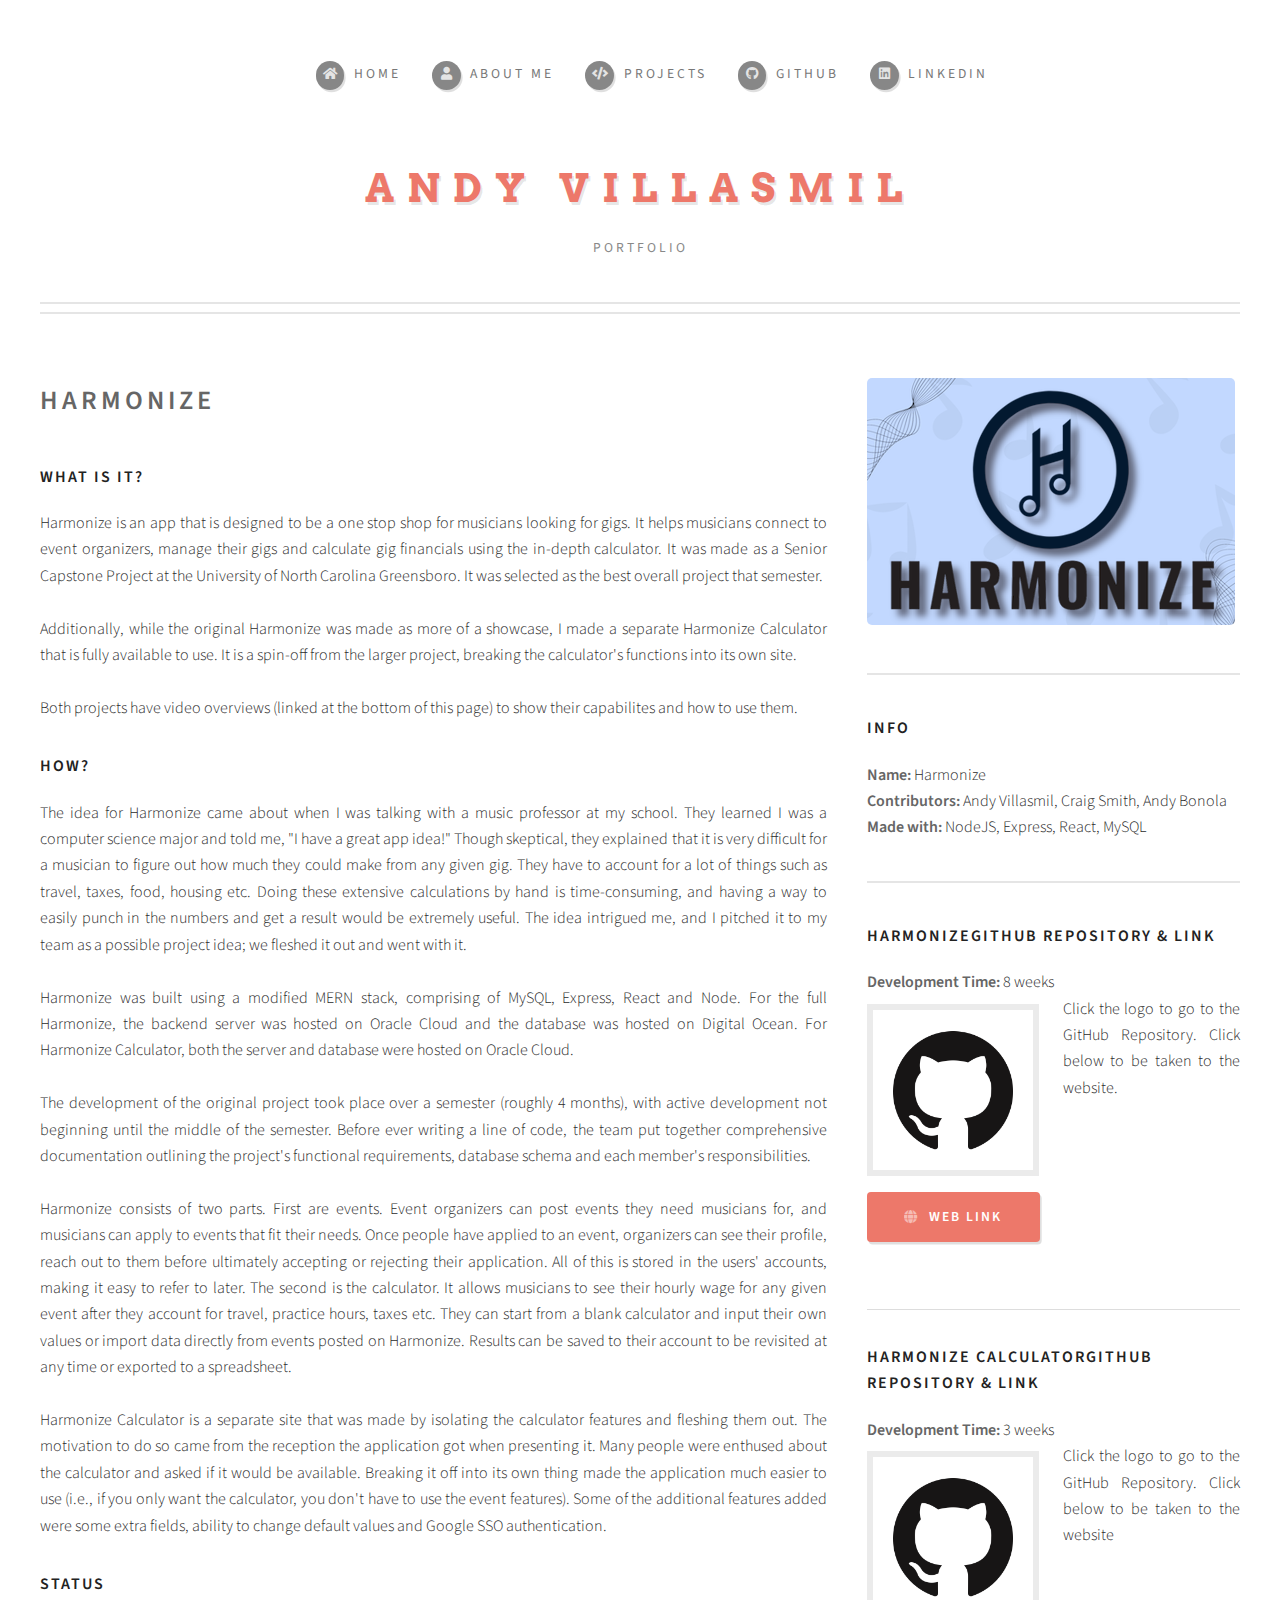
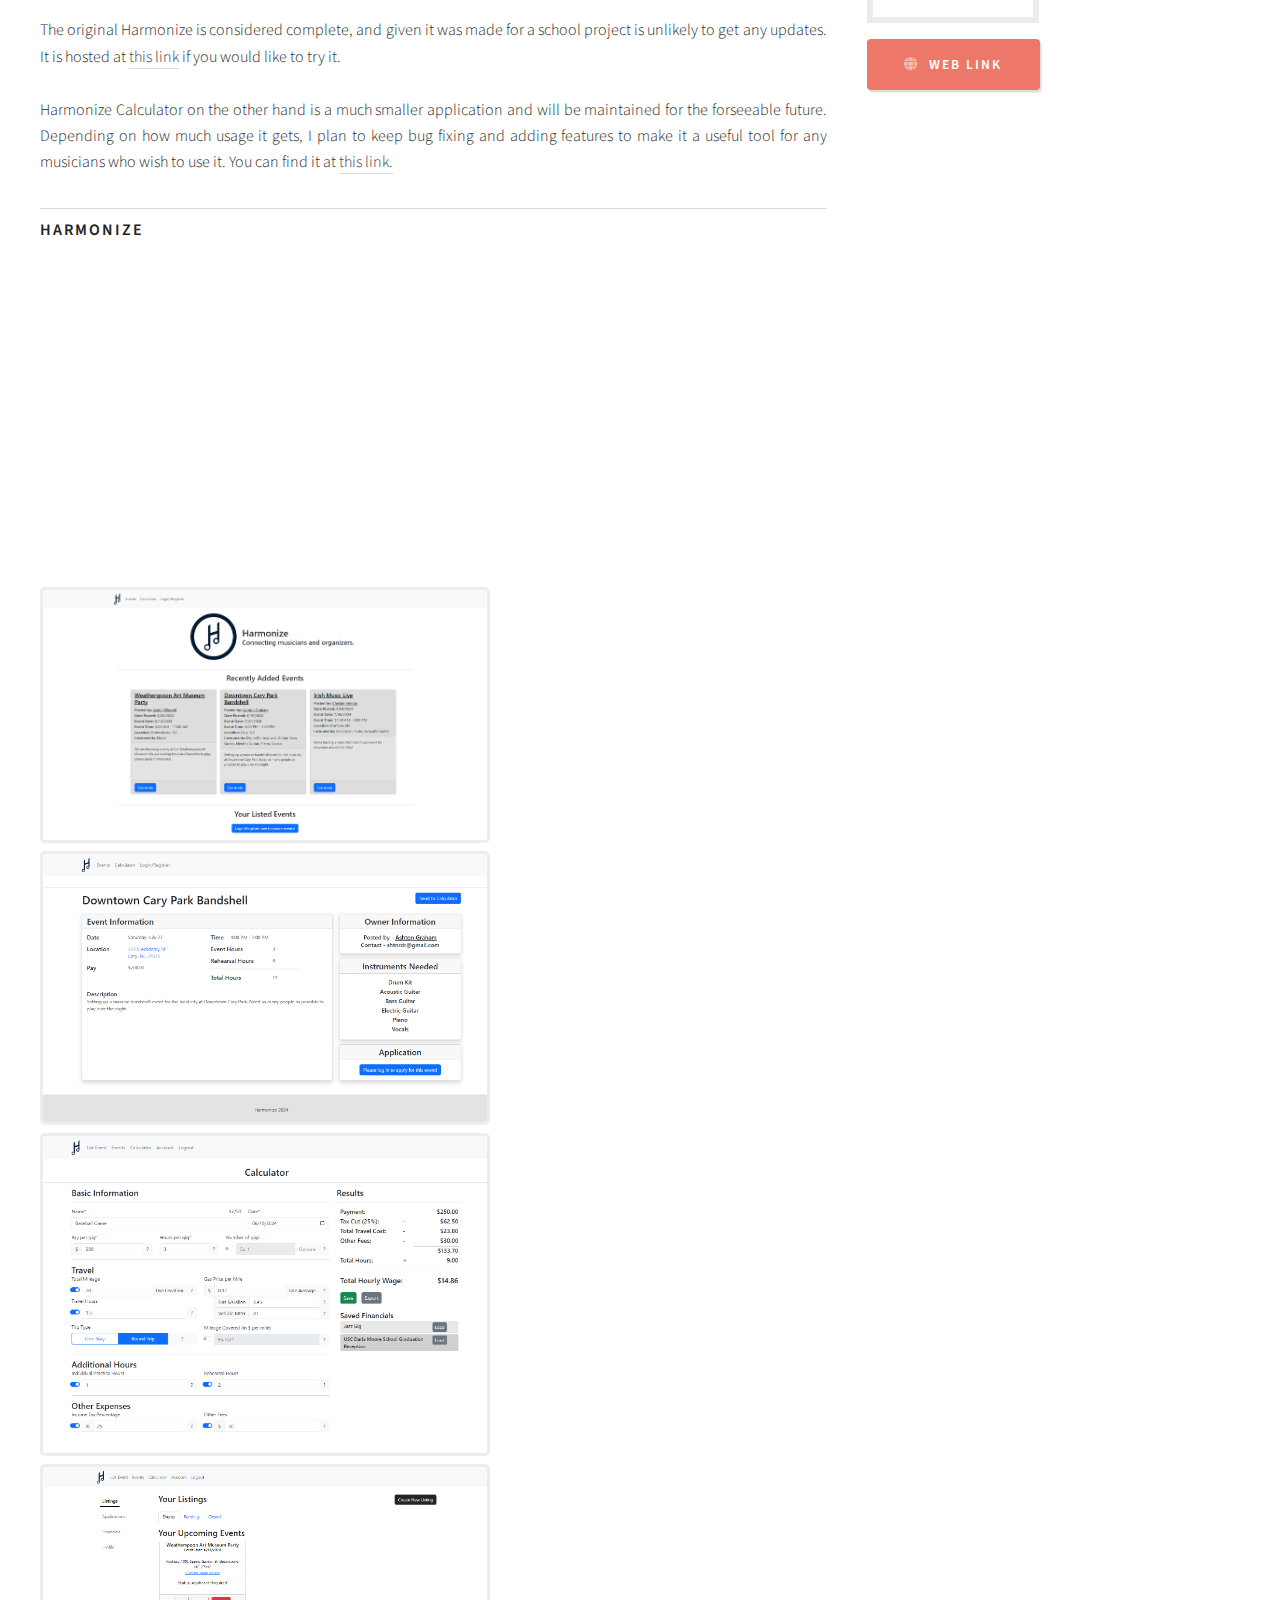
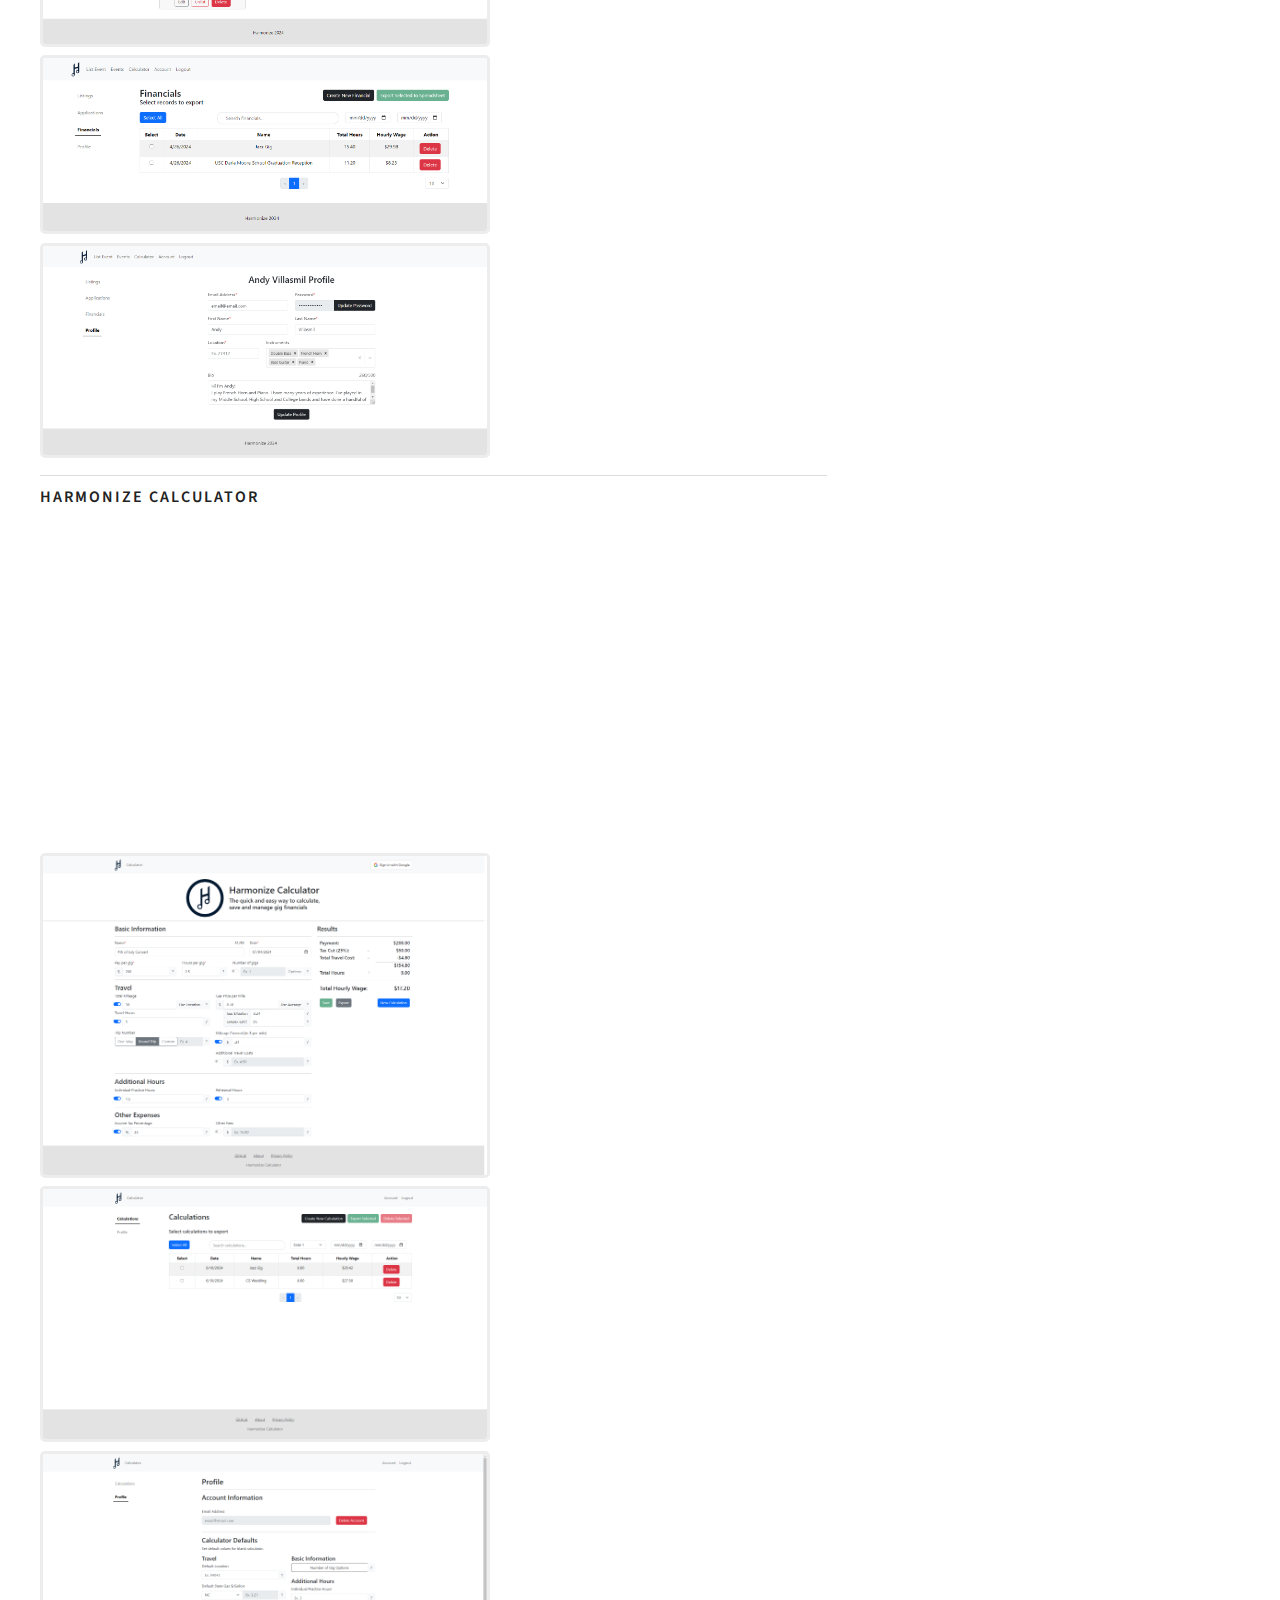
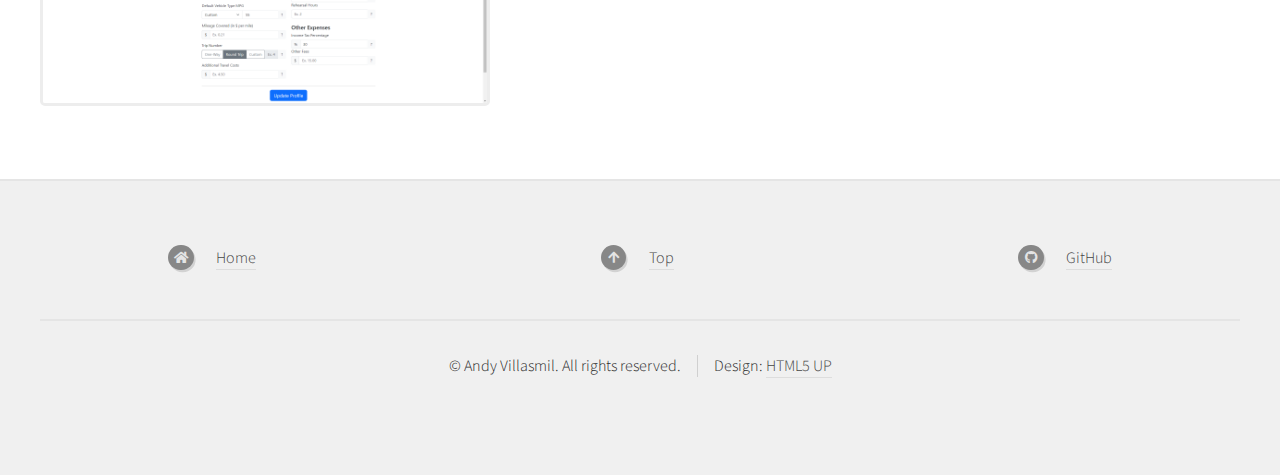
<file: pages/harmonize.html>
<!DOCTYPE HTML>
<!--
	Strongly Typed by HTML5 UP
	html5up.net | @ajlkn
	Free for personal and commercial use under the CCA 3.0 license (html5up.net/license)
-->
<html>
	<head>
		<title>Harmonize - Andy Villasmil</title>
		<meta charset="utf-8" />
		<meta name="viewport" content="width=device-width, initial-scale=1, user-scalable=no" />
		<link rel="stylesheet" href="../assets/css/main.css" />
	</head>
	<body class="left-sidebar is-preload">
		<div id="page-wrapper">

			<!-- Header -->
			<section id="header">
				<div style="padding-top: 175px; padding-bottom: 50px;" class="container">
					<!-- Logo -->
					<h1 id="logo"><a href="../index.html">Andy Villasmil</a></h1>
					<p>Portfolio</p>

					<!-- Nav -->
					<nav id="nav">
						<ul>
							<li><a class="icon solid fa-home" href="../index.html"><span>Home</span></a></li>
							<li><a class="icon solid fa-user" href="../index.html#main"><span>About Me</span></a></li>
							<li>
								<a href="../index.html#features" class="icon solid fa-code"><span>Projects</span></a>
								<ul>
									<li><a href="harmonize.html#main">Harmonize</a></li>
									<li><a href="pebble.html#main">Pebble App Development</a>
										<ul class="dropotron" style="user-select: none; display: none; position: absolute;">
											<li style="white-space: nowrap;"><a href="pebble_layton.html#main" style="display: block;">Layton - Mini London</a></li>
											<li style="white-space: nowrap;"><a href="pebble_koishi.html#main" style="display: block;">Koishi Flashcards</a></li>
										</ul>
									</li>
									<li><a href="nogs.html#main">NoGS VPN Checker</a></li>
									<li><a href="lunar_golf.html#main">Lunar Golf VR</a></li>
									<li><a href="college_marketplace.html#main">College Marketplace</a></li>
									<li><a href="tower.html#main">Tower of Salvos</a></li>
									<li><a href="phases.html#main">Project Phases</a></li>
									<li><a href="portals.html#main">Parallel Portals</a></li>
									<li><a href="bindin.html#main">Bindin'</a></li>
								</ul>
							</li>
							<li ><a class="icon brands fa-github" href="https://github.com/robinfire110" target="_blank"><span>GitHub</span></a></li>
							<li><a class="icon brands fa-linkedin" href="https://www.linkedin.com/in/andyvillasmil/" target="_blank"><span>LinkedIn</span></a></li>
						</ul>
					</nav>
				</div>
			</section>

			<!-- Main -->
				<section id="main">
					<div class="container">
						<div class="row">
							<!-- Content -->
								<div id="content" class="col-8 col-12-medium">
									<!-- Post -->
										<article class="box post">
											<header>
												<h2><strong>Harmonize</strong></h2>
											</header>
											<h3>What is it?</h3>
											<p>
											Harmonize is an app that is designed to be a one stop shop for musicians looking for gigs. It helps musicians connect to event organizers, manage their gigs and calculate gig financials using the in-depth calculator. It was made as a Senior Capstone Project at the University of North Carolina Greensboro. It was selected as the best overall project that semester.
											<br><br>
											Additionally, while the original Harmonize was made as more of a showcase, I made a separate Harmonize Calculator that is fully available to use. It is a spin-off from the larger project, breaking the calculator's functions into its own site.
											<br><br>
											Both projects have video overviews (linked at the bottom of this page) to show their capabilites and how to use them.
											</p>
											<h3>How?</h3>
											<p>
											The idea for Harmonize came about when I was talking with a music professor at my school. They learned I was a computer science major and told me, "I have a great app idea!" Though skeptical, they explained that it is very difficult for a musician to figure out how much they could make from any given gig. They have to account for a lot of things such as travel, taxes, food, housing etc. Doing these extensive calculations by hand is time-consuming, and having a way to easily punch in the numbers and get a result would be extremely useful. The idea intrigued me, and I pitched it to my team as a possible project idea; we fleshed it out and went with it.
											<br><br>
											Harmonize was built using a modified MERN stack, comprising of MySQL, Express, React and Node. For the full Harmonize, the backend server was hosted on Oracle Cloud and the database was hosted on Digital Ocean. For Harmonize Calculator, both the server and database were hosted on Oracle Cloud.
											<br><br>
											The development of the original project took place over a semester (roughly 4 months), with active development not beginning until the middle of the semester. Before ever writing a line of code, the team put together comprehensive documentation outlining the project's functional requirements, database schema and each member's responsibilities.
											<br><br>
											Harmonize consists of two parts. First are events. Event organizers can post events they need musicians for, and musicians can apply to events that fit their needs. Once people have applied to an event, organizers can see their profile, reach out to them before ultimately accepting or rejecting their application. All of this is stored in the users' accounts, making it easy to refer to later. The second is the calculator. It allows musicians to see their hourly wage for any given event after they account for travel, practice hours, taxes etc. They can start from a blank calculator and input their own values or import data directly from events posted on Harmonize. Results can be saved to their account to be revisited at any time or exported to a spreadsheet. 
											<br><br>
											Harmonize Calculator is a separate site that was made by isolating the calculator features and fleshing them out. The motivation to do so came from the reception the application got when presenting it. Many people were enthused about the calculator and asked if it would be available. Breaking it off into its own thing made the application much easier to use (i.e., if you only want the calculator, you don't have to use the event features). Some of the additional features added were some extra fields, ability to change default values and Google SSO authentication.
											</p>
											<h3>Status</h3>
											<p>
												The original Harmonize is considered complete, and given it was made for a school project is unlikely to get any updates. It is hosted at <a href="https://harmonize.rocks" target="_blank">this link</a> if you would like to try it.
												<br><br>
												Harmonize Calculator on the other hand is a much smaller application and will be maintained for the forseeable future. Depending on how much usage it gets, I plan to keep bug fixing and adding features to make it a useful tool for any musicians who wish to use it. You can find it at <a href="https://harmnize.com" target="_blank">this link.</a>
											</p>
											<hr>
											<h3 id="harmonize"><a href="https://harmonize.rocks" target="_blank">Harmonize</a></h3>
											<iframe width="560" height="315" src="https://www.youtube.com/embed/AtIw7GPbkdU?si=wHJGSRvrgNamSa_S" title="YouTube video player" frameborder="0" allow="accelerometer; autoplay; clipboard-write; encrypted-media; gyroscope; picture-in-picture; web-share" allowfullscreen></iframe>
											<img src="../images/harmonize/harmonize1.png" alt="Harmonize Landing Page" id="modalImg"/>
											<img src="../images/harmonize/harmonize2.png" alt="Event Page" id="modalImg"/>
											<img src="../images/harmonize/harmonize6.png" alt="Calculator" id="modalImg"/>
											<img src="../images/harmonize/harmonize3.png" alt="Account page" id="modalImg"/>
											<img src="../images/harmonize/harmonize4.png" alt="Financials Page" id="modalImg"/>
											<img src="../images/harmonize/harmonize5.png" alt="Profile Page" id="modalImg"/>
											<hr>
											<h3 id="harmonize-calculator"><a href="https://harmnize.com" target="_blank">Harmonize Calculator</a></h3>
											<iframe width="560" height="315" src="https://www.youtube.com/embed/-bGkDlbghNQ?si=B4Ayd9XZ31_XZoC1" title="YouTube video player" frameborder="0" allow="accelerometer; autoplay; clipboard-write; encrypted-media; gyroscope; picture-in-picture; web-share" allowfullscreen></iframe>
											<img src="../images/harmonize/harmonize_calc1.png" alt="Harmonize Calculator Landing Page" id="modalImg"/>
											<img src="../images/harmonize/harmonize_calc2.png" alt="Calculations Page" id="modalImg"/>
											<img src="../images/harmonize/harmonize_calc3.png" alt="Profile Page" id="modalImg"/>
										</article>
								</div>

								<!-- Sidebar -->
								<div id="sidebar" class="col-4 col-12-medium">

									<!-- Highlights -->
										<section>
											<ul class="divided">
												<!--Banner-->
												<li>
													<article class="box highlight">
														<img src="../images/harmonize/harmonize_banner.png" alt="Harmonize Banner" style="border-radius: 5px">
													</article>
												</li>
												<li>
													<!-- Basic Info -->
													<article class="box highlight">
														<header>
															<h3>Info</h3>
														</header>
														<p><strong>Name: </strong>Harmonize<br><strong>Contributors: </strong> Andy Villasmil, Craig Smith, Andy Bonola<br><strong>Made with: </strong>NodeJS, Express, React, MySQL</p>
													</article>
												</li>
												<li>
													<!-- GitHub -->
													<article class="box highlight">
														<header>
															<h3><a href="pebble_layton.html#main">Harmonize</a><br>GitHub Repository & Link</h3>
															<strong>Development Time:</strong> 8 weeks
														</header>
														<a href="https://github.com/robinfire110/music-gig-app" class="image left" target="_blank"><img src="../images/github.png" alt="GitHub Logo" style="max-width: 10em;"/></a>
														<p>Click the logo to go to the GitHub Repository. Click below to be taken to the website.</p>
														<ul class="actions">
															<li><a href="https://harmonize.rocks" class="button icon solid fa-globe" target="_blank">Web Link</a></li>
														</ul>
														<br>
														<hr>
														<br>
														<header>
															<h3><a href="pebble_koishi.html#main">Harmonize Calculator</a><br>GitHub Repository & Link</h3>
															<strong>Development Time:</strong> 3 weeks
														</header>
														<a href="https://github.com/robinfire110/harmonize-calculator" class="image left" target="_blank"><img src="../images/github.png" alt="GitHub Logo" style="max-width: 10em;"/></a>
														<p>Click the logo to go to the GitHub Repository. Click below to be taken to the website</p>
														<ul class="actions">
															<li><a href="https://harmnize.com" class="button icon solid fa-globe" target="_blank">Web Link</a></li>
														</ul>
													</article>
												</li>
											</ul>
										</section>

									</div>
						</div>
					</div>
				</section>

			<!-- Footer -->
			<section id="footer">
				<div class="container">
					<ul class="icons">
						<li class="icon solid fa-home" style="padding-top: 0; padding-bottom: 1em;"><a href="../index.html">Home</a></li>
						<li class="icon solid fa-arrow-up" style="padding-top: 0; padding-bottom: 1em"><a href="#">Top</a></li>
						<li class="icon brands fa-github" style="padding-top: 0; padding-bottom: 1em"><a href="https://github.com/robinfire110" target="_blank">GitHub</a></li>
					</ul>
				</div>
				<div id="copyright" class="container">
					<ul class="links">
						<li>&copy; Andy Villasmil. All rights reserved.</li><li>Design: <a href="http://html5up.net">HTML5 UP</a></li>
					</ul>
				</div>
			</section>

			<!-- The Modal -->
			<div id="myModal" class="modal">

				<!-- The Close Button -->
				<span class="close">&times;</span>
			
				<!-- Modal Content (The Image) -->
				<img class="modal-content" id="img01">
			
				<!-- Modal Caption (Image Text) -->
				<div id="caption"></div>
			</div>
		</div>

		<!-- Scripts -->
		<script src="../assets/js/jquery.min.js"></script>
		<script src="../assets/js/jquery.dropotron.min.js"></script>
		<script src="../assets/js/browser.min.js"></script>
		<script src="../assets/js/breakpoints.min.js"></script>
		<script src="../assets/js/util.js"></script>
		<script src="../assets/js/main.js"></script>

	</body>
</html>
</file>
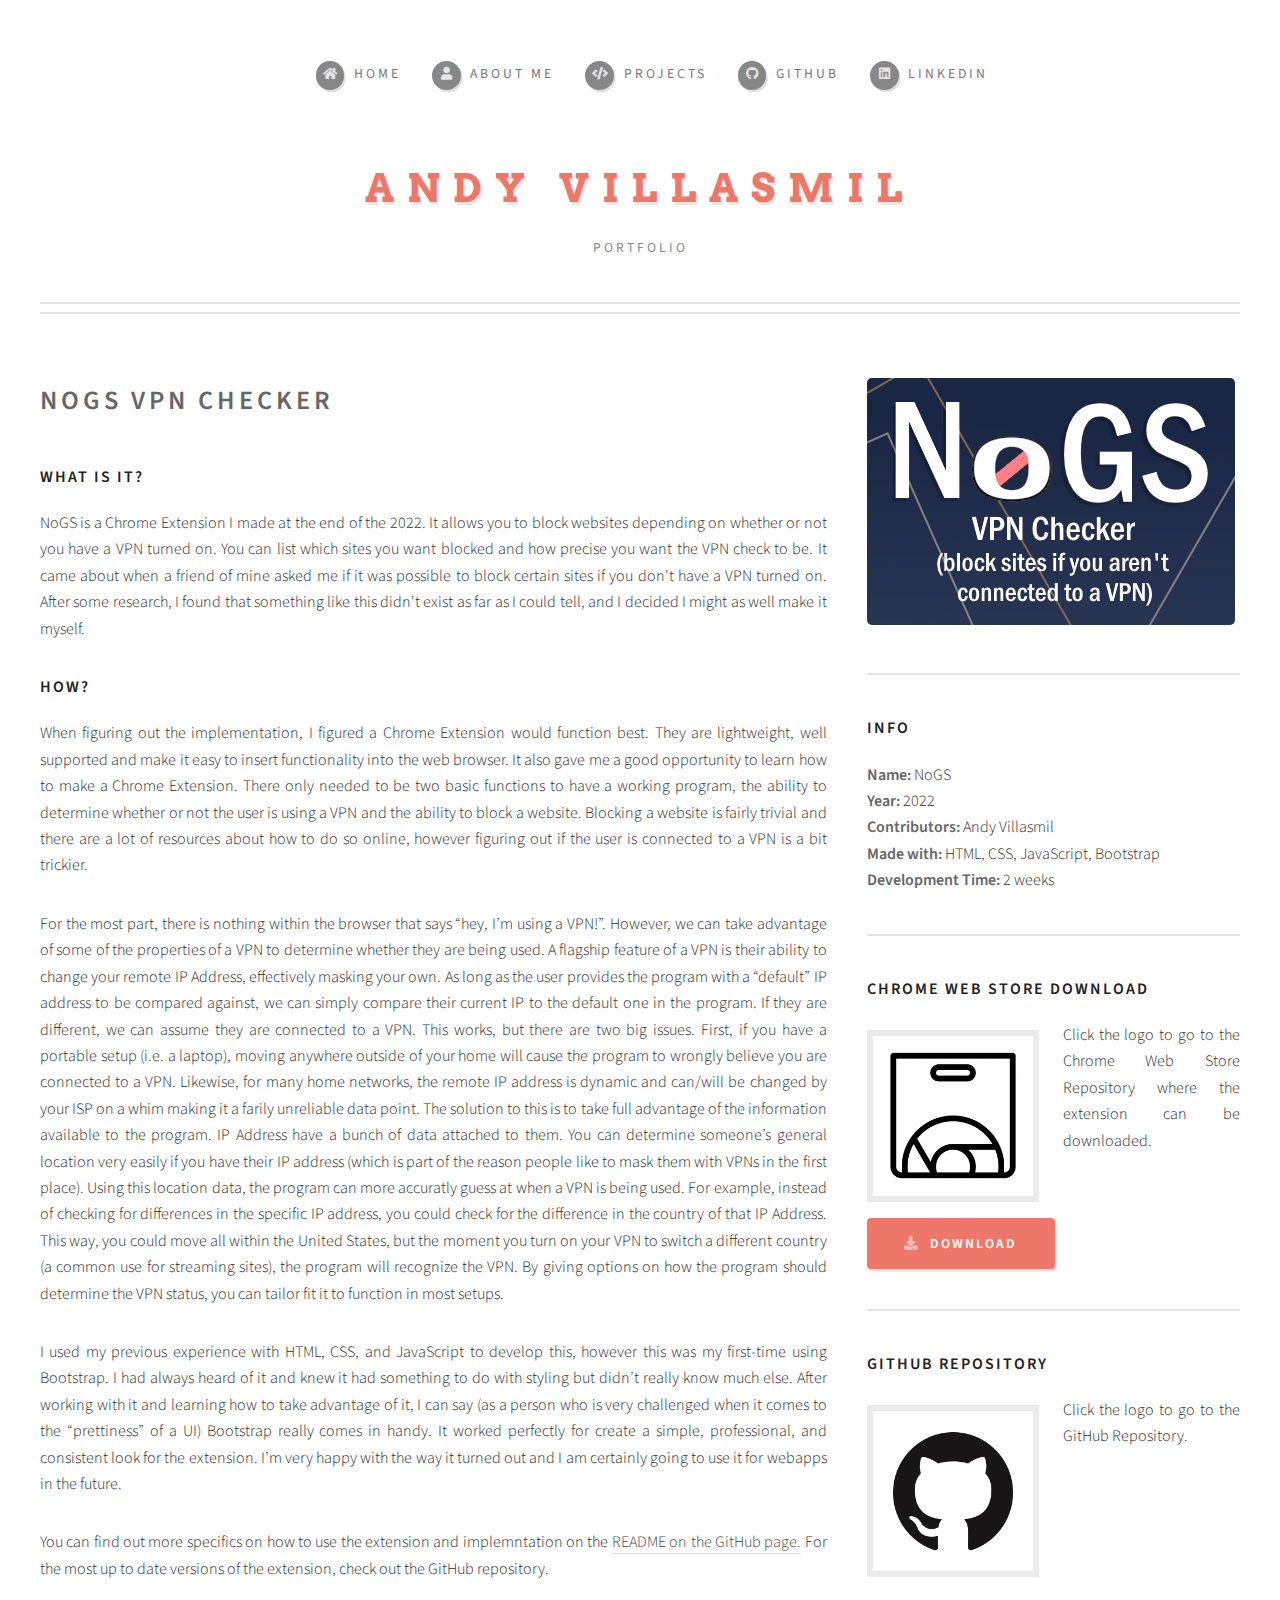
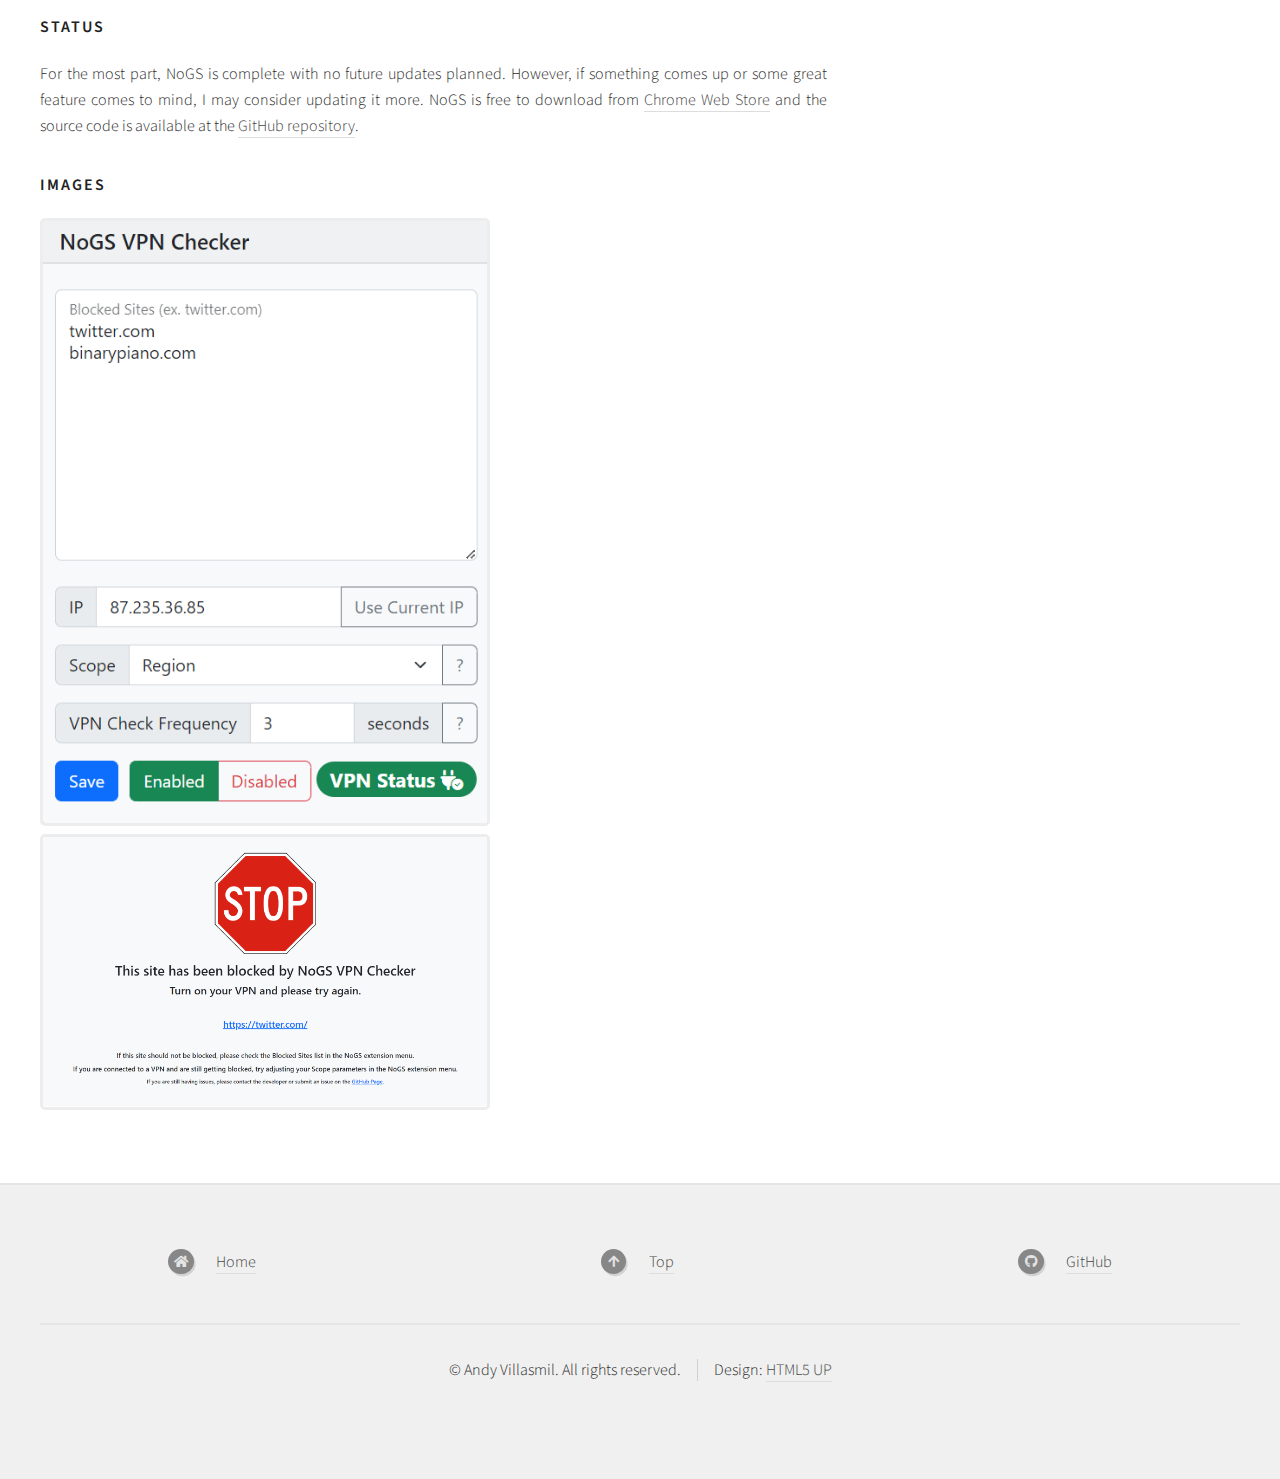
<file: pages/nogs.html>
<!DOCTYPE HTML>
<!--
	Strongly Typed by HTML5 UP
	html5up.net | @ajlkn
	Free for personal and commercial use under the CCA 3.0 license (html5up.net/license)
-->
<html>
	<head>
		<title>NoGS - Andy Villasmil</title>
		<meta charset="utf-8" />
		<meta name="viewport" content="width=device-width, initial-scale=1, user-scalable=no" />
		<link rel="stylesheet" href="../assets/css/main.css" />
	</head>
	<body class="left-sidebar is-preload">
		<div id="page-wrapper">

			<!-- Header -->
			<section id="header">
				<div style="padding-top: 175px; padding-bottom: 50px;" class="container">
					<!-- Logo -->
					<h1 id="logo"><a href="../index.html">Andy Villasmil</a></h1>
					<p>Portfolio</p>

					<!-- Nav -->
					<nav id="nav">
						<ul>
							<li><a class="icon solid fa-home" href="../index.html"><span>Home</span></a></li>
							<li><a class="icon solid fa-user" href="../index.html#main"><span>About Me</span></a></li>
							<li>
								<a href="../index.html#features" class="icon solid fa-code"><span>Projects</span></a>
								<ul>
									<li><a href="harmonize.html#main">Harmonize</a></li>
									<li><a href="pebble.html#main">Pebble App Development</a>
										<ul class="dropotron" style="user-select: none; display: none; position: absolute;">
											<li style="white-space: nowrap;"><a href="pebble_layton.html#main" style="display: block;">Layton - Mini London</a></li>
											<li style="white-space: nowrap;"><a href="pebble_koishi.html#main" style="display: block;">Koishi Flashcards</a></li>
										</ul>
									</li>
									<li><a href="nogs.html#main">NoGS VPN Checker</a></li>
									<li><a href="lunar_golf.html#main">Lunar Golf VR</a></li>
									<li><a href="college_marketplace.html#main">College Marketplace</a></li>
									<li><a href="tower.html#main">Tower of Salvos</a></li>
									<li><a href="phases.html#main">Project Phases</a></li>
									<li><a href="portals.html#main">Parallel Portals</a></li>
									<li><a href="bindin.html#main">Bindin'</a></li>
								</ul>
							</li>
							<li ><a class="icon brands fa-github" href="https://github.com/robinfire110" target="_blank"><span>GitHub</span></a></li>
							<li><a class="icon brands fa-linkedin" href="https://www.linkedin.com/in/andyvillasmil/" target="_blank"><span>LinkedIn</span></a></li>
						</ul>
					</nav>
				</div>
			</section>

			<!-- Main -->
				<section id="main">
					<div class="container">
						<div class="row">
							<!-- Content -->
								<div id="content" class="col-8 col-12-medium">


									<!-- Post -->
										<article class="box post">
											<header>
												<h2><strong>NoGS VPN Checker</strong></h2>
											</header>
											<!--<span class="image featured"><img src="images/pic04.jpg" alt="" /></span>-->
											<h3>What is it?</h3>
											<p>NoGS is a Chrome Extension I made at the end of the 2022. It allows you to block websites depending on whether or not you have a VPN turned on. You can list which sites you want blocked and how precise you want the VPN check to be. It came about when a friend of mine asked me if it was possible to block certain sites if you don't have a VPN turned on. After some research, I found that something like this didn't exist as far as I could tell, and I decided I might as well make it myself. </p>
											<h3>How?</h3>
											<p>When figuring out the implementation, I figured a Chrome Extension would function best. They are lightweight, well supported and make it easy to insert functionality into the web browser. It also gave me a good opportunity to learn how to make a Chrome Extension. There only needed to be two basic functions to have a working program, the ability to determine whether or not the user is using a VPN and the ability to block a website. Blocking a website is fairly trivial and there are a lot of resources about how to do so online, however figuring out if the user is connected to a VPN is a bit trickier.</p>
											<p>For the most part, there is nothing within the browser that says “hey, I’m using a VPN!”. However, we can take advantage of some of the properties of a VPN to determine whether they are being used. A flagship feature of a VPN is their ability to change your remote IP Address, effectively masking your own. As long as the user provides the program with a “default” IP address to be compared against, we can simply compare their current IP to the default one in the program. If they are different, we can assume they are connected to a VPN. This works, but there are two big issues. First, if you have a portable setup (i.e. a laptop), moving anywhere outside of your home will cause the program to wrongly believe you are connected to a VPN. Likewise, for many home networks, the remote IP address is dynamic and can/will be changed by your ISP on a whim making it a farily unreliable data point. The solution to this is to take full advantage of the information available to the program. IP Address have a bunch of data attached to them. You can determine someone’s general location very easily if you have their IP address (which is part of the reason people like to mask them with VPNs in the first place). Using this location data, the program can more accuratly guess at when a VPN is being used. For example, instead of checking for differences in the specific IP address, you could check for the difference in the country of that IP Address. This way, you could move all within the United States, but the moment you turn on your VPN to switch a different country (a common use for streaming sites), the program will recognize the VPN. By giving options on how the program should determine the VPN status, you can tailor fit it to function in most setups. </p>		
											<p>I used my previous experience with HTML, CSS, and JavaScript to develop this, however this was my first-time using Bootstrap. I had always heard of it and knew it had something to do with styling but didn’t really know much else. After working with it and learning how to take advantage of it, I can say (as a person who is very challenged when it comes to the “prettiness” of a UI) Bootstrap really comes in handy. It worked perfectly for create a simple, professional, and consistent look for the extension. I’m very happy with the way it turned out and I am certainly going to use it for webapps in the future.</p>
											<p>You can find out more specifics on how to use the extension and implemntation on the <a href="https://github.com/robinfire110/NoGS#readme" target="_blank">README on the GitHub page.</a> For the most up to date versions of the extension, check out the GitHub repository.</p>	
											<h3>Status</h3>
											<p>For the most part, NoGS is complete with no future updates planned. However, if something comes up or some great feature comes to mind, I may consider updating it more. NoGS is free to download from <a href="https://chromewebstore.google.com/detail/nogs-vpn-checker/ifncliboocknoeldbbmpofmjaahaechg?hl=en" target="_blank">Chrome Web Store</a> and the source code is available at the <a href="https://github.com/robinfire110/NoGS" target="_blank">GitHub repository</a>.</p>
											<h3>Images</h3>
											<img src="../images/nogs/nogs_1.png" alt="NoGS Extension Menu" id="modalImg"/>
											<img src="../images/nogs/nogs_2.png" alt="NoGS Block Screen" id="modalImg"/>
										</article>
								</div>

								<!-- Sidebar -->
								<div id="sidebar" class="col-4 col-12-medium">

									<!-- Highlights -->
										<section>
											<ul class="divided">
												<!--Banner-->
												<li>
													<article class="box highlight">
														<img src="../images/nogs/nogs_banner.png" alt="NoGS Banner" style="border-radius: 5px">
													</article>
												</li>
												<li>
													<!-- Basic Info -->
													<article class="box highlight">
														<header>
															<h3>Info</h3>
														</header>
														<p><strong>Name: </strong>NoGS<br><strong>Year: </strong>2022<br><strong>Contributors: </strong> Andy Villasmil<br><strong>Made with: </strong>HTML, CSS, JavaScript, Bootstrap<br><strong>Development Time:</strong> 2 weeks</p>
													</article>
												</li>
												<li>
													<!-- GitHub -->
													<article class="box highlight">
														<header>
															<h3>Chrome Web Store Download</h3>
														</header>
														<a href="https://chromewebstore.google.com/detail/nogs-vpn-checker/ifncliboocknoeldbbmpofmjaahaechg?hl=en" class="image left" target="_blank"><img src="../images/chrome_web_store.png" alt="Chrome Web Store Logo" style="max-width: 10em;"/></a>
														<p>Click the logo to go to the Chrome Web Store Repository where the extension can be downloaded.</p>
														<ul class="actions">
															<li><a href="https://chromewebstore.google.com/detail/nogs-vpn-checker/ifncliboocknoeldbbmpofmjaahaechg?hl=en" class="button icon solid fa-download" target="_blank">Download</a></li>
														</ul>
													</article>
												</li>
												<li>
													<!-- GitHub -->
													<article class="box highlight">
														<header>
															<h3>Github Repository</h3>
														</header>
														<a href="https://github.com/robinfire110/NoGS" class="image left" target="_blank"><img src="../images/github.png" alt="GitHub Logo" style="max-width: 10em;"/></a>
														<p>Click the logo to go to the GitHub Repository. </p>
													</article>
												</li>
											</ul>
										</section>

									</div>
						</div>
					</div>
				</section>

			<!-- Footer -->
			<section id="footer">
				<div class="container">
					<ul class="icons">
						<li class="icon solid fa-home" style="padding-top: 0; padding-bottom: 1em;"><a href="../index.html">Home</a></li>
						<li class="icon solid fa-arrow-up" style="padding-top: 0; padding-bottom: 1em"><a href="#">Top</a></li>
						<li class="icon brands fa-github" style="padding-top: 0; padding-bottom: 1em"><a href="https://github.com/robinfire110" target="_blank">GitHub</a></li>
					</ul>
				</div>
				<div id="copyright" class="container">
					<ul class="links">
						<li>&copy; Andy Villasmil. All rights reserved.</li><li>Design: <a href="http://html5up.net">HTML5 UP</a></li>
					</ul>
				</div>
			</section>

			<!-- The Modal -->
			<div id="myModal" class="modal">

				<!-- The Close Button -->
				<span class="close">&times;</span>
			
				<!-- Modal Content (The Image) -->
				<img class="modal-content" id="img01">
			
				<!-- Modal Caption (Image Text) -->
				<div id="caption"></div>
			</div>
		</div>

		<!-- Scripts -->
		<script src="../assets/js/jquery.min.js"></script>
		<script src="../assets/js/jquery.dropotron.min.js"></script>
		<script src="../assets/js/browser.min.js"></script>
		<script src="../assets/js/breakpoints.min.js"></script>
		<script src="../assets/js/util.js"></script>
		<script src="../assets/js/main.js"></script>

	</body>
</html>
</file>
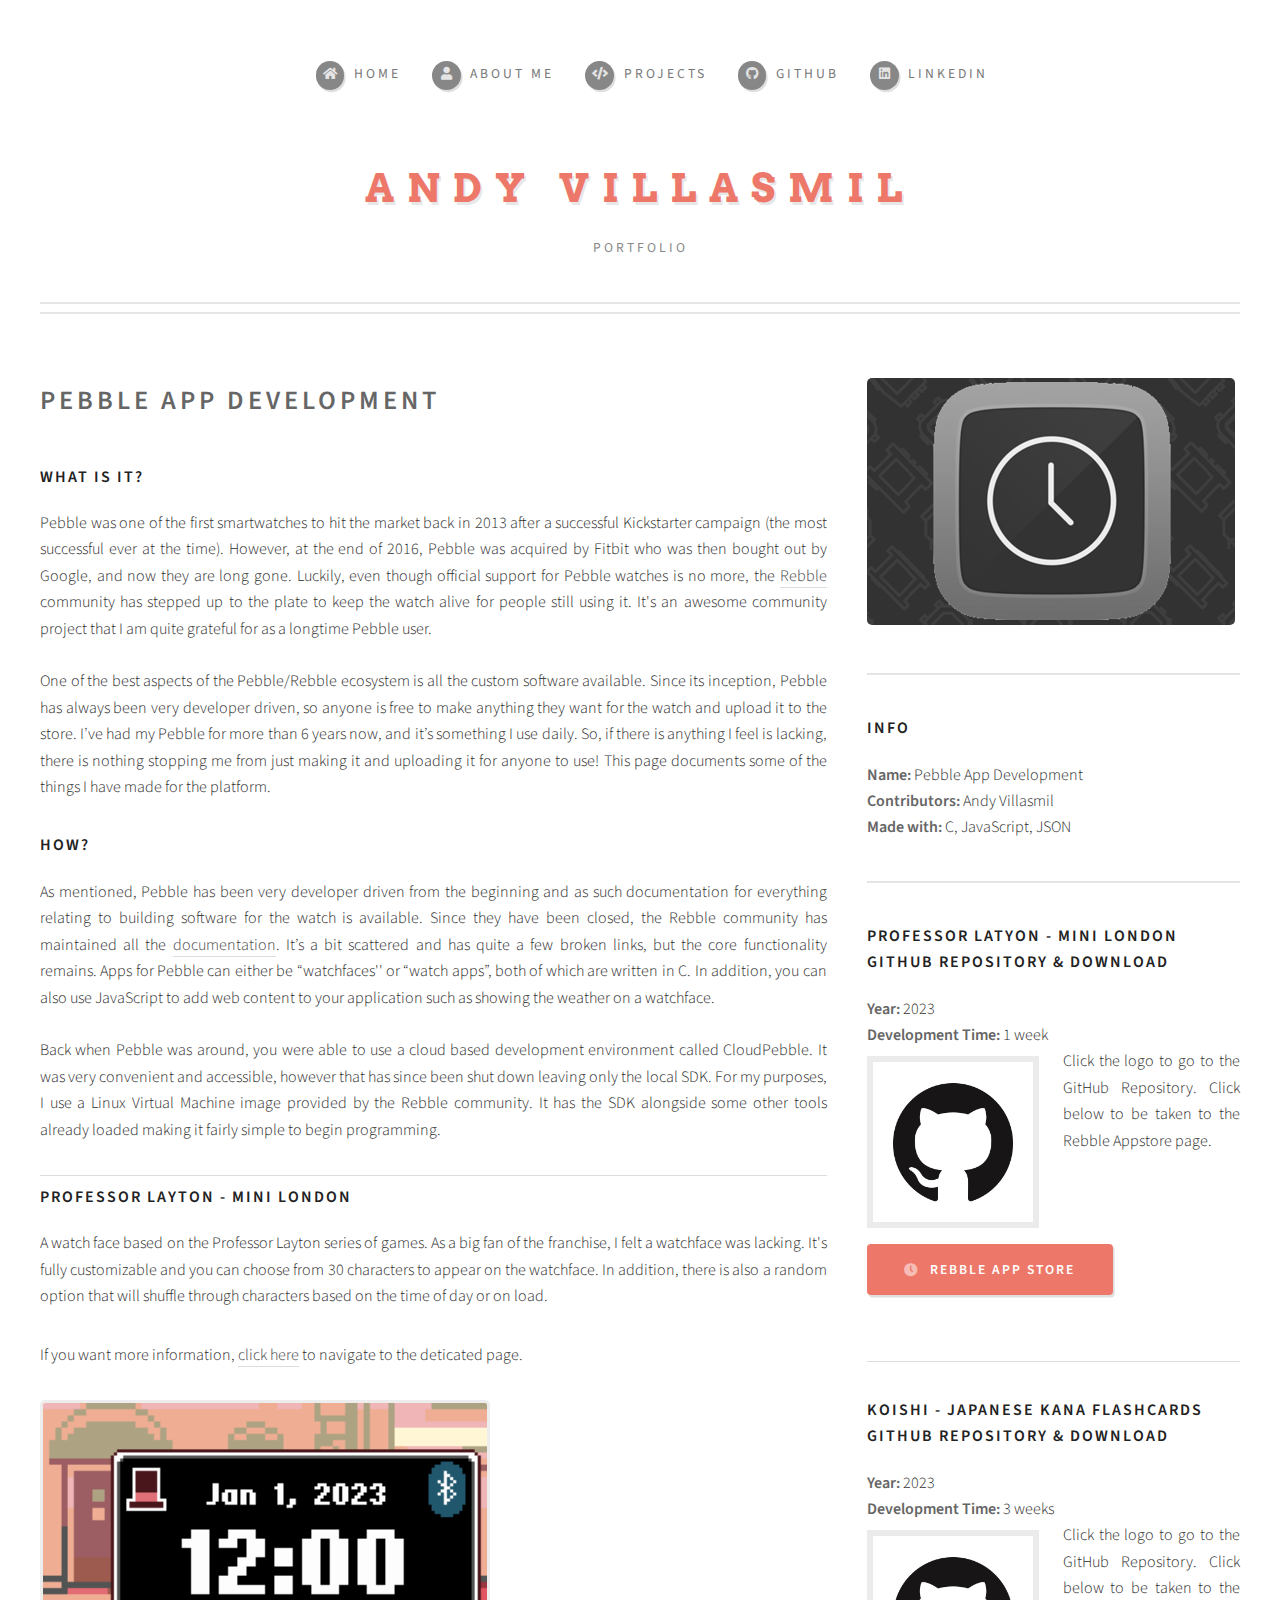
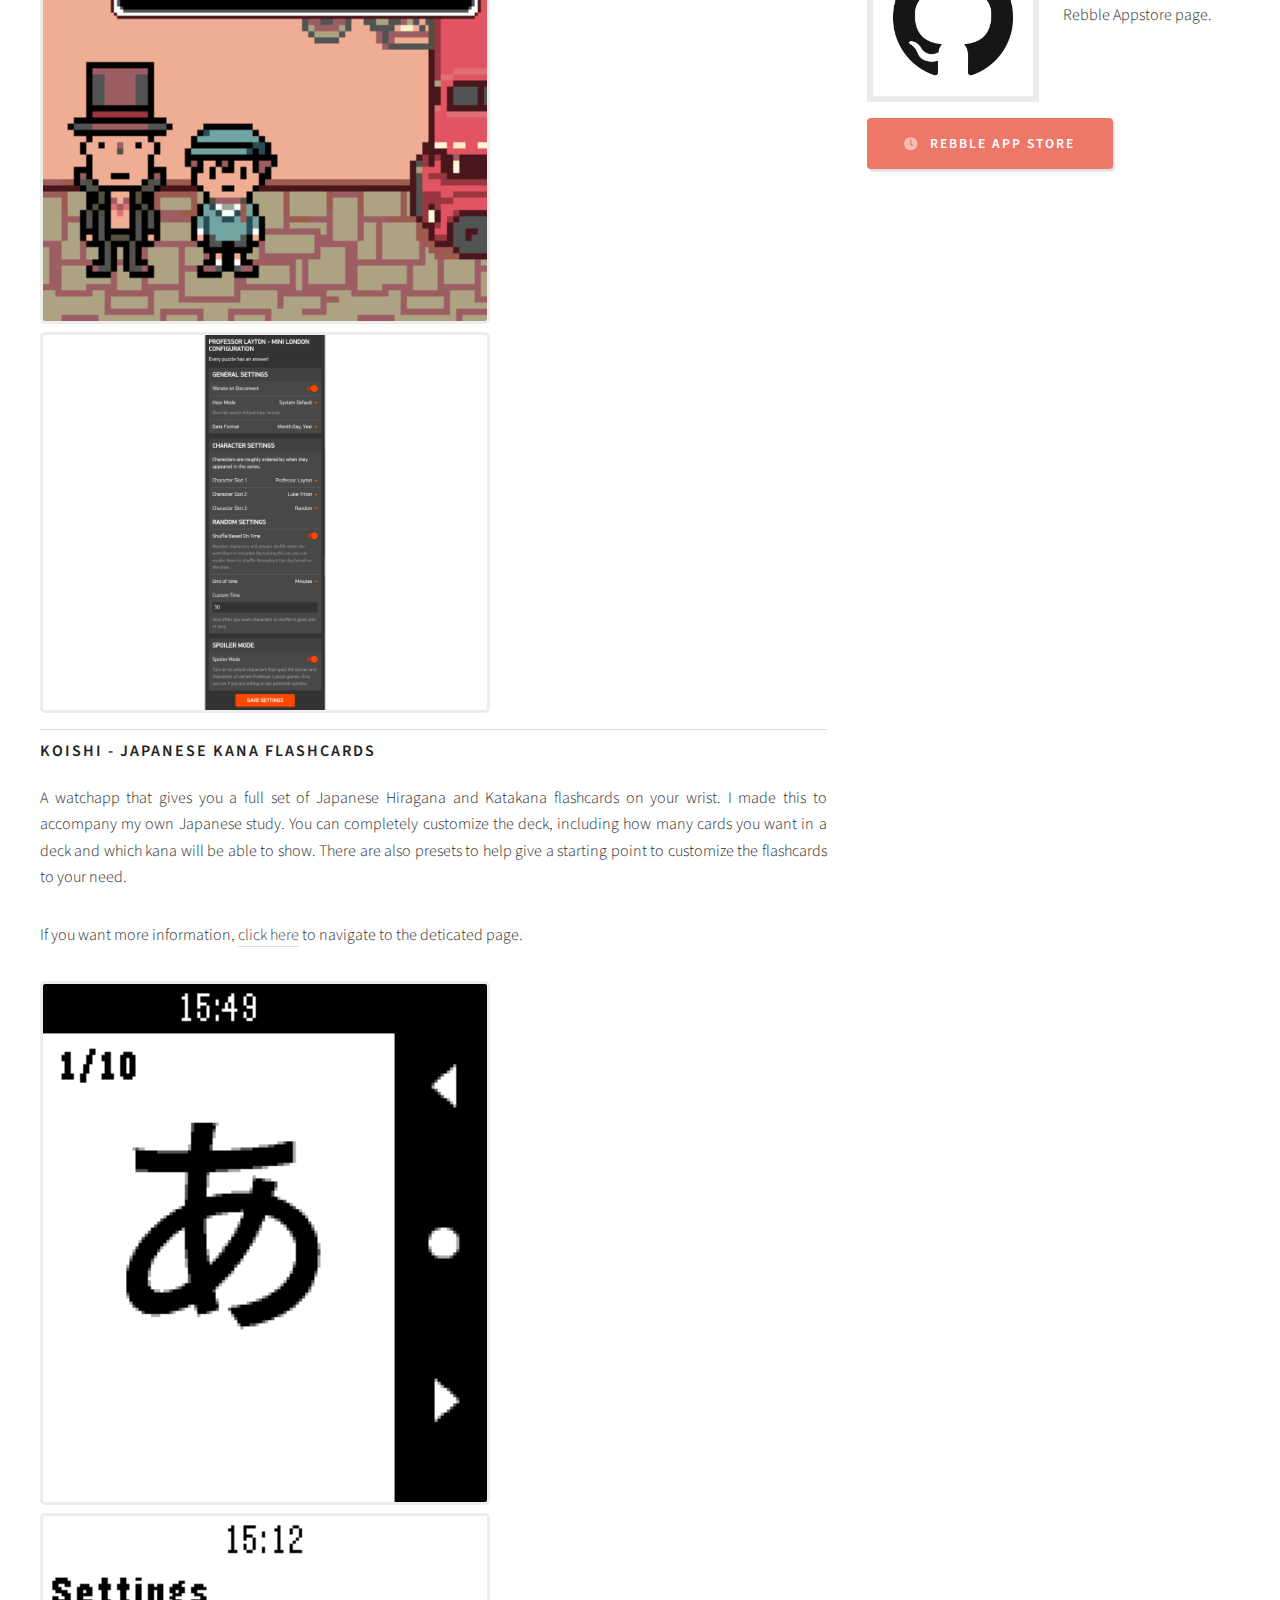
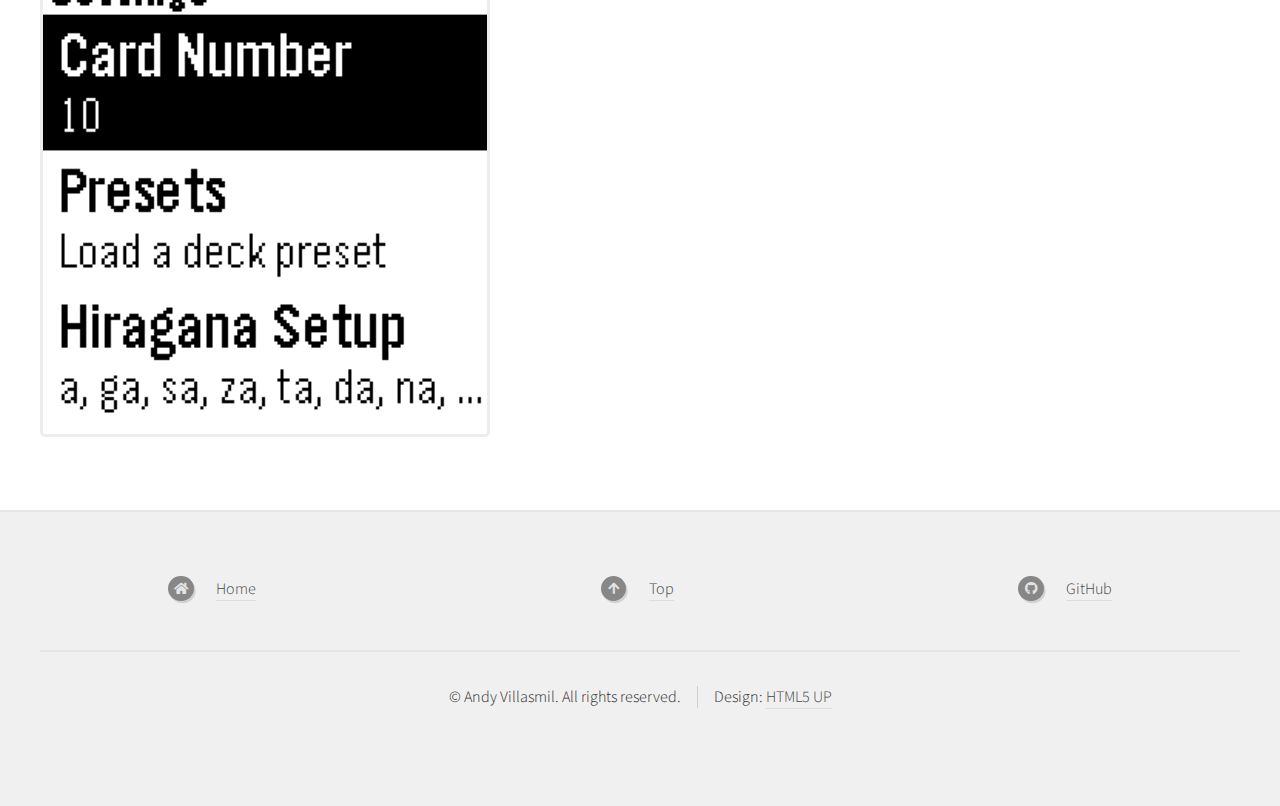
<file: pages/pebble.html>
<!DOCTYPE HTML>
<!--
	Strongly Typed by HTML5 UP
	html5up.net | @ajlkn
	Free for personal and commercial use under the CCA 3.0 license (html5up.net/license)
-->
<html>
	<head>
		<title>Pebble App Development - Andy Villasmil</title>
		<meta charset="utf-8" />
		<meta name="viewport" content="width=device-width, initial-scale=1, user-scalable=no" />
		<link rel="stylesheet" href="../assets/css/main.css" />
	</head>
	<body class="left-sidebar is-preload">
		<div id="page-wrapper">

			<!-- Header -->
			<section id="header">
				<div style="padding-top: 175px; padding-bottom: 50px;" class="container">
					<!-- Logo -->
					<h1 id="logo"><a href="../index.html">Andy Villasmil</a></h1>
					<p>Portfolio</p>

					<!-- Nav -->
					<nav id="nav">
						<ul>
							<li><a class="icon solid fa-home" href="../index.html"><span>Home</span></a></li>
							<li><a class="icon solid fa-user" href="../index.html#main"><span>About Me</span></a></li>
							<li>
								<a href="../index.html#features" class="icon solid fa-code"><span>Projects</span></a>
								<ul>
									<li><a href="harmonize.html#main">Harmonize</a></li>
									<li><a href="pebble.html#main">Pebble App Development</a>
										<ul class="dropotron" style="user-select: none; display: none; position: absolute;">
											<li style="white-space: nowrap;"><a href="pebble_layton.html#main" style="display: block;">Layton - Mini London</a></li>
											<li style="white-space: nowrap;"><a href="pebble_koishi.html#main" style="display: block;">Koishi Flashcards</a></li>
										</ul>
									</li>
									<li><a href="nogs.html#main">NoGS VPN Checker</a></li>
									<li><a href="lunar_golf.html#main">Lunar Golf VR</a></li>
									<li><a href="college_marketplace.html#main">College Marketplace</a></li>
									<li><a href="tower.html#main">Tower of Salvos</a></li>
									<li><a href="phases.html#main">Project Phases</a></li>
									<li><a href="portals.html#main">Parallel Portals</a></li>
									<li><a href="bindin.html#main">Bindin'</a></li>
								</ul>
							</li>
							<li ><a class="icon brands fa-github" href="https://github.com/robinfire110" target="_blank"><span>GitHub</span></a></li>
							<li><a class="icon brands fa-linkedin" href="https://www.linkedin.com/in/andyvillasmil/" target="_blank"><span>LinkedIn</span></a></li>
						</ul>
					</nav>
				</div>
			</section>

			<!-- Main -->
				<section id="main">
					<div class="container">
						<div class="row">
							<!-- Content -->
								<div id="content" class="col-8 col-12-medium">


									<!-- Post -->
										<article class="box post">
											<header>
												<h2><strong>Pebble App Development</strong></h2>
											</header>
											<h3>What is it?</h3>
											<p>
												Pebble was one of the first smartwatches to hit the market back in 2013 after a successful Kickstarter campaign (the most successful ever at the time). However, at the end of 2016, Pebble was acquired by Fitbit who was then bought out by Google, and now they are long gone. Luckily, even though official support for Pebble watches is no more, the <a href="https://rebble.io/" target="_blank">Rebble</a> community has stepped up to the plate to keep the watch alive for people still using it. It's an awesome community project that I am quite grateful for as a longtime Pebble user.
												<br>
												<br>
												One of the best aspects of the Pebble/Rebble ecosystem is all the custom software available. Since its inception, Pebble has always been very developer driven, so anyone is free to make anything they want for the watch and upload it to the store. I’ve had my Pebble for more than 6 years now, and it’s something I use daily. So, if there is anything I feel is lacking, there is nothing stopping me from just making it and uploading it for anyone to use! This page documents some of the things I have made for the platform.
											</p>
											<h3>How?</h3>
											<p>
												As mentioned, Pebble has been very developer driven from the beginning and as such documentation for everything relating to building software for the watch is available. Since they have been closed, the Rebble community has maintained all the <a href="https://developer.rebble.io/developer.pebble.com/index.html" target="_blank">documentation</a>. It’s a bit scattered and has quite a few broken links, but the core functionality remains. Apps for Pebble can either be “watchfaces'' or “watch apps”, both of which are written in C. In addition, you can also use JavaScript to add web content to your application such as showing the weather on a watchface.
												<br>
												<br>
												Back when Pebble was around, you were able to use a cloud based development environment called CloudPebble. It was very convenient and accessible, however that has since been shut down leaving only the local SDK. For my purposes, I use a Linux Virtual Machine image provided by the Rebble community. It has the SDK alongside some other tools already loaded making it fairly simple to begin programming.
											</p>
											<hr>
											<h3 id="layton"><a href="pebble_layton.html#main">Professor Layton - Mini London</a></h3>
											<p>A watch face based on the Professor Layton series of games. As a big fan of the franchise, I felt a watchface was lacking. It's fully customizable and you can choose from 30 characters to appear on the watchface. In addition, there is also a random option that will shuffle through characters based on the time of day or on load.</p>
											<p>If you want more information, <a href="pebble_layton.html#main">click here</a> to navigate to the deticated page.</p>
											<img src="../images/pebble/layton1.gif" alt="Sqauare Pebble Watchface Gif" id="modalImg"/>
											<img src="../images/pebble/layton3.png" alt="Configuration Screen" id="modalImg"/>

											<hr>
											<h3 id="koishi"><a href="pebble_koishi.html#main">Koishi - Japanese Kana Flashcards</a></h3>
											<p>A watchapp that gives you a full set of Japanese Hiragana and Katakana flashcards on your wrist. I made this to accompany my own Japanese study. You can completely customize the deck, including how many cards you want in a deck and which kana will be able to show. There are also presets to help give a starting point to customize the flashcards to your need.</p>
											<p>If you want more information, <a href="pebble_koishi.html#main">click here</a> to navigate to the deticated page.</p>
											<img src="../images/pebble/koishi1.gif" alt="Flashcard Screen Gif" id="modalImg"/>
											<img src="../images/pebble/koishi3.png" alt="Koishi Deck Settings Menu" id="modalImg"/>
										</article>
								</div>

								<!-- Sidebar -->
								<div id="sidebar" class="col-4 col-12-medium">

									<!-- Highlights -->
										<section>
											<ul class="divided">
												<!--Banner-->
												<li>
													<article class="box highlight">
														<img src="../images/pebble/pebble_banner.png" alt="Pebble Banner" style="border-radius: 5px">
													</article>
												</li>
												<li>
													<!-- Basic Info -->
													<article class="box highlight">
														<header>
															<h3>Info</h3>
														</header>
														<p><strong>Name: </strong>Pebble App Development<br><strong>Contributors: </strong> Andy Villasmil<br><strong>Made with: </strong>C, JavaScript, JSON</p>
													</article>
												</li>
												<li>
													<!-- GitHub -->
													<article class="box highlight">
														<header>
															<h3><a href="pebble_layton.html#main">Professor Latyon - Mini London </a><br>GitHub Repository & Download</h3>
															<strong>Year: </strong>2023<br><strong>Development Time:</strong> 1 week
														</header>
														<a href="https://github.com/robinfire110/layton-watchface" class="image left" target="_blank"><img src="../images/github.png" alt="GitHub Logo" style="max-width: 10em;"/></a>
														<p>Click the logo to go to the GitHub Repository. Click below to be taken to the Rebble Appstore page.</p>
														<ul class="actions">
															<li><a href="https://apps.rebble.io/en_US/application/63ed5e8319ed6a00090984a1" class="button icon solid fa-clock" target="_blank">Rebble App Store</a></li>
														</ul>
														<br>
														<hr>
														<br>
														<header>
															<h3><a href="pebble_koishi.html#main">Koishi - Japanese Kana Flashcards </a><br>GitHub Repository & Download</h3>
															<strong>Year: </strong>2023<br><strong>Development Time:</strong> 3 weeks
														</header>
														<a href="https://github.com/robinfire110/koishi-japanese-flashcards" class="image left" target="_blank"><img src="../images/github.png" alt="GitHub Logo" style="max-width: 10em;"/></a>
														<p>Click the logo to go to the GitHub Repository. Click below to be taken to the Rebble Appstore page.</p>
														<ul class="actions">
															<li><a href="https://apps.rebble.io/en_US/application/64177b1e419fd9053e31a7b5" class="button icon solid fa-clock" target="_blank">Rebble App Store</a></li>
														</ul>
													</article>
												</li>
											</ul>
										</section>

									</div>
						</div>
					</div>
				</section>

			<!-- Footer -->
			<section id="footer">
				<div class="container">
					<ul class="icons">
						<li class="icon solid fa-home" style="padding-top: 0; padding-bottom: 1em;"><a href="../index.html">Home</a></li>
						<li class="icon solid fa-arrow-up" style="padding-top: 0; padding-bottom: 1em"><a href="#">Top</a></li>
						<li class="icon brands fa-github" style="padding-top: 0; padding-bottom: 1em"><a href="https://github.com/robinfire110" target="_blank">GitHub</a></li>
					</ul>
				</div>
				<div id="copyright" class="container">
					<ul class="links">
						<li>&copy; Andy Villasmil. All rights reserved.</li><li>Design: <a href="http://html5up.net">HTML5 UP</a></li>
					</ul>
				</div>
			</section>

			<!-- The Modal -->
			<div id="myModal" class="modal">

				<!-- The Close Button -->
				<span class="close">&times;</span>
			
				<!-- Modal Content (The Image) -->
				<img class="modal-content" id="img01">
			
				<!-- Modal Caption (Image Text) -->
				<div id="caption"></div>
			</div>
		</div>

		<!-- Scripts -->
		<script src="../assets/js/jquery.min.js"></script>
		<script src="../assets/js/jquery.dropotron.min.js"></script>
		<script src="../assets/js/browser.min.js"></script>
		<script src="../assets/js/breakpoints.min.js"></script>
		<script src="../assets/js/util.js"></script>
		<script src="../assets/js/main.js"></script>

	</body>
</html>
</file>
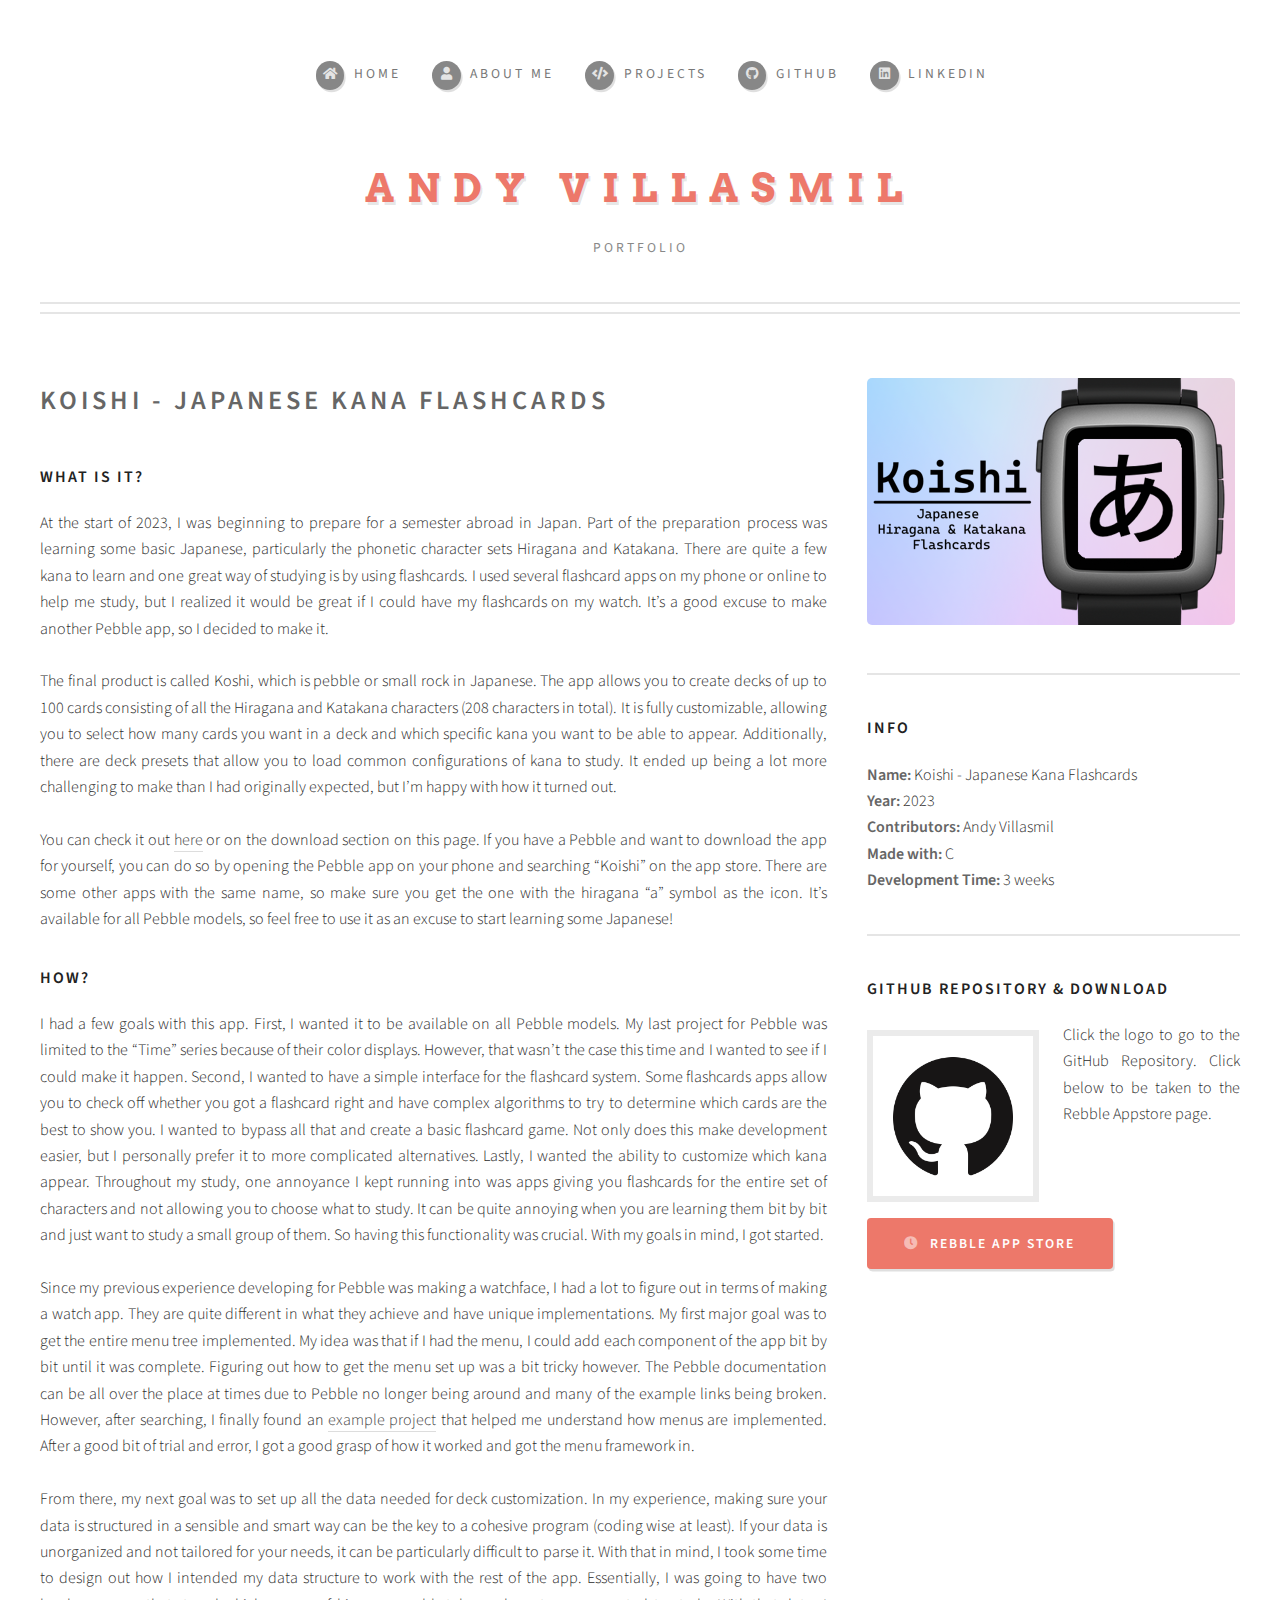
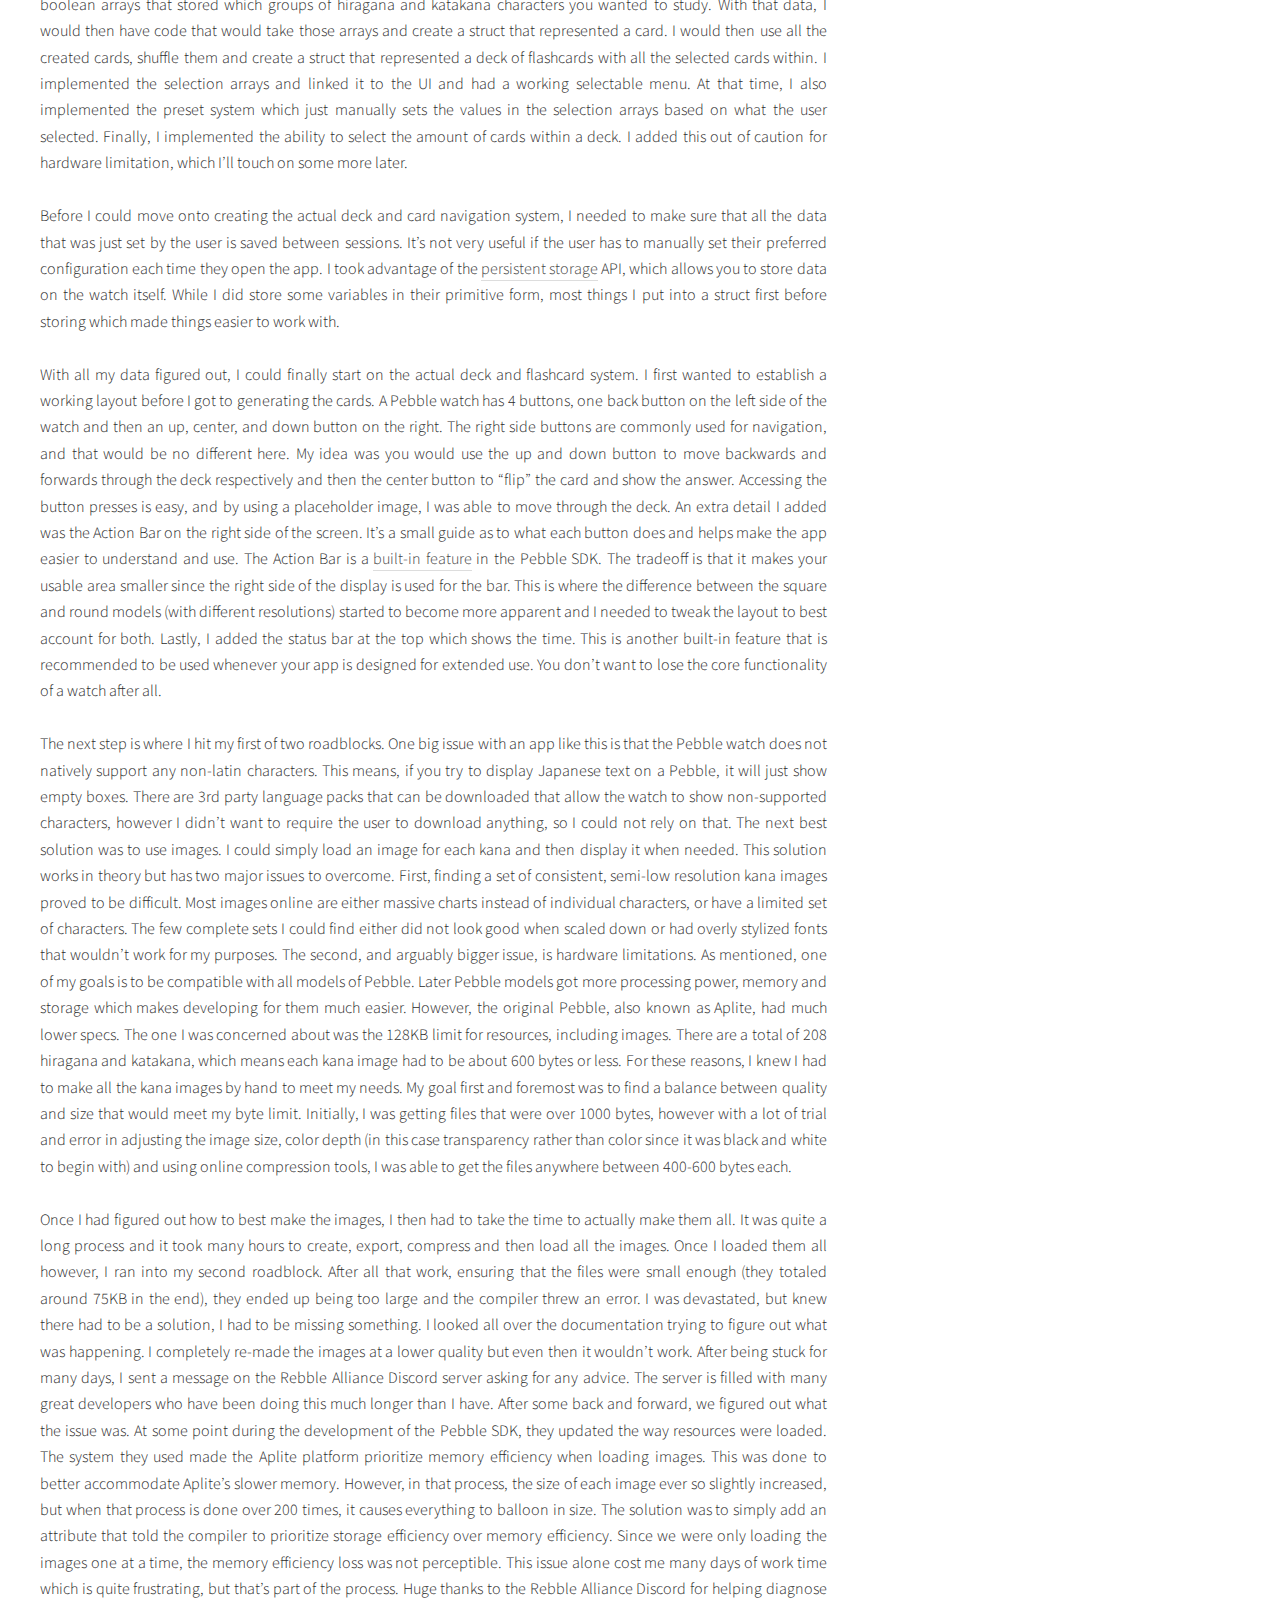
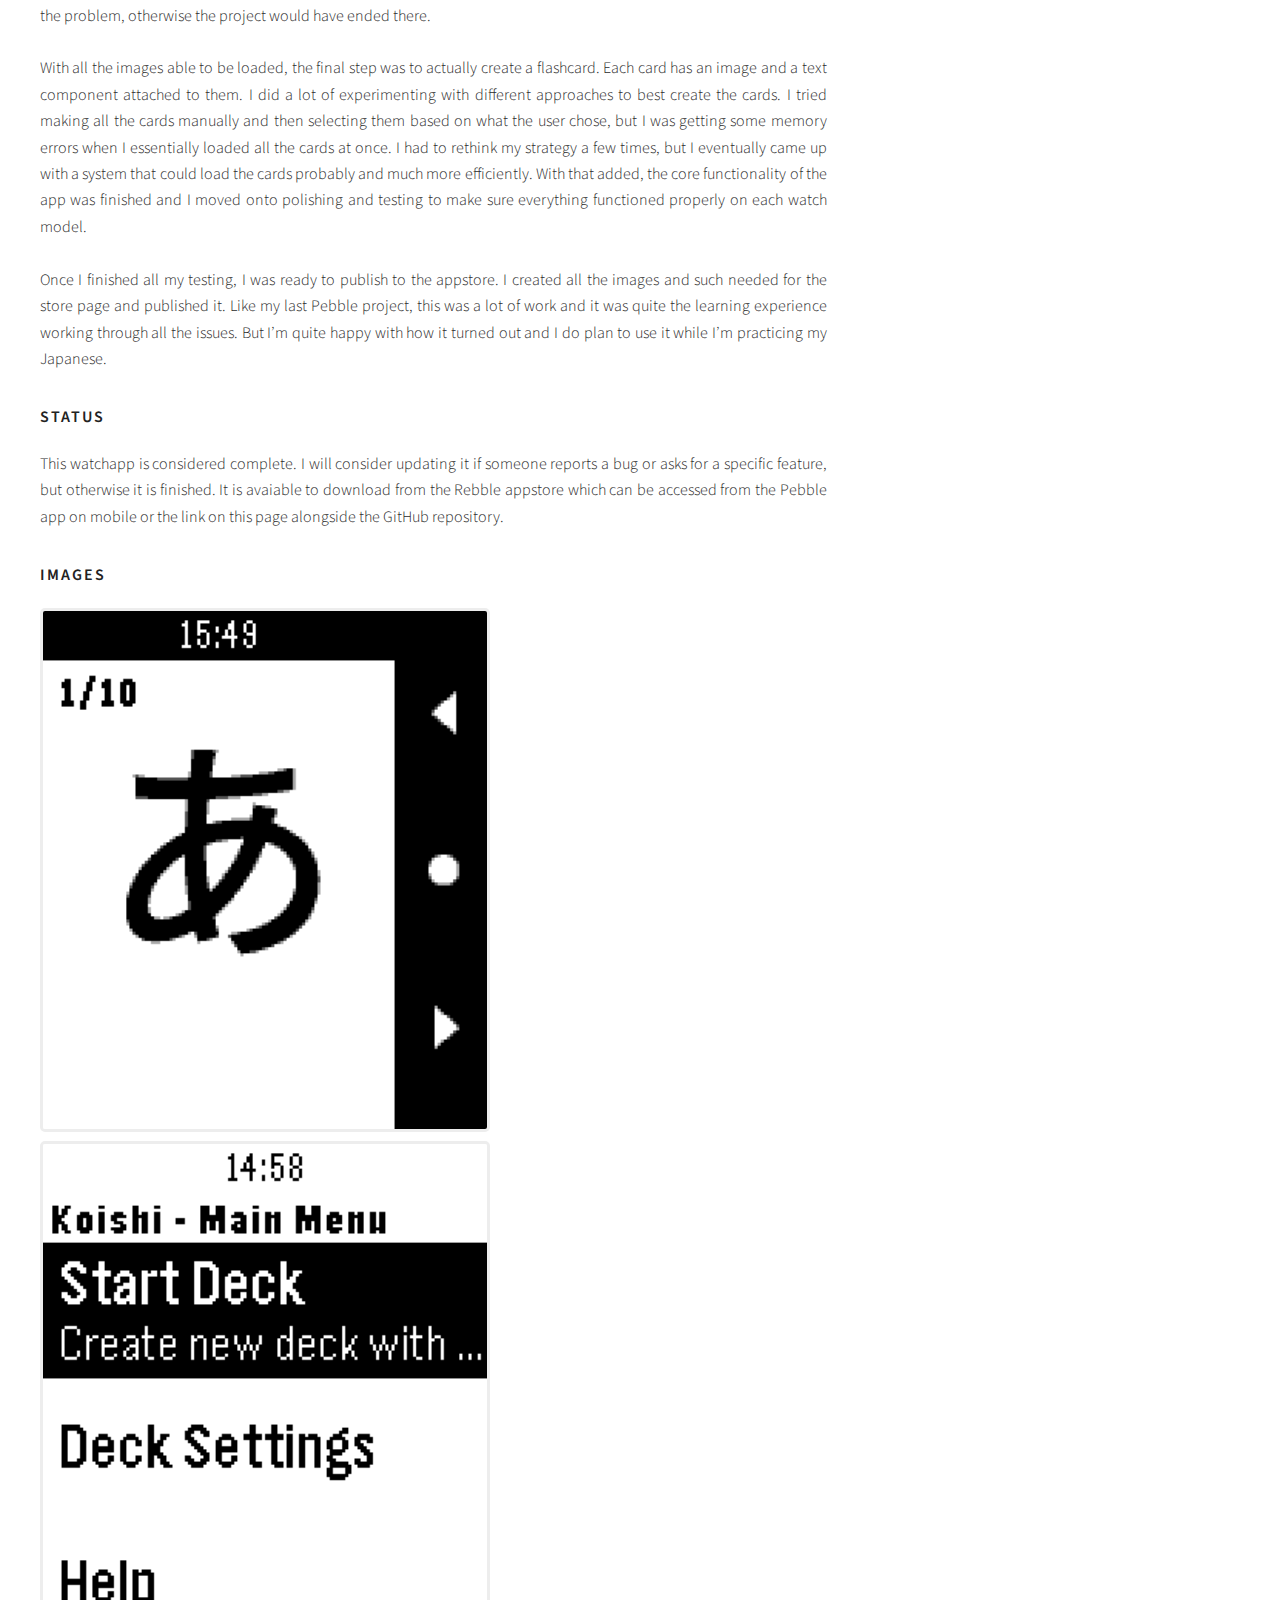
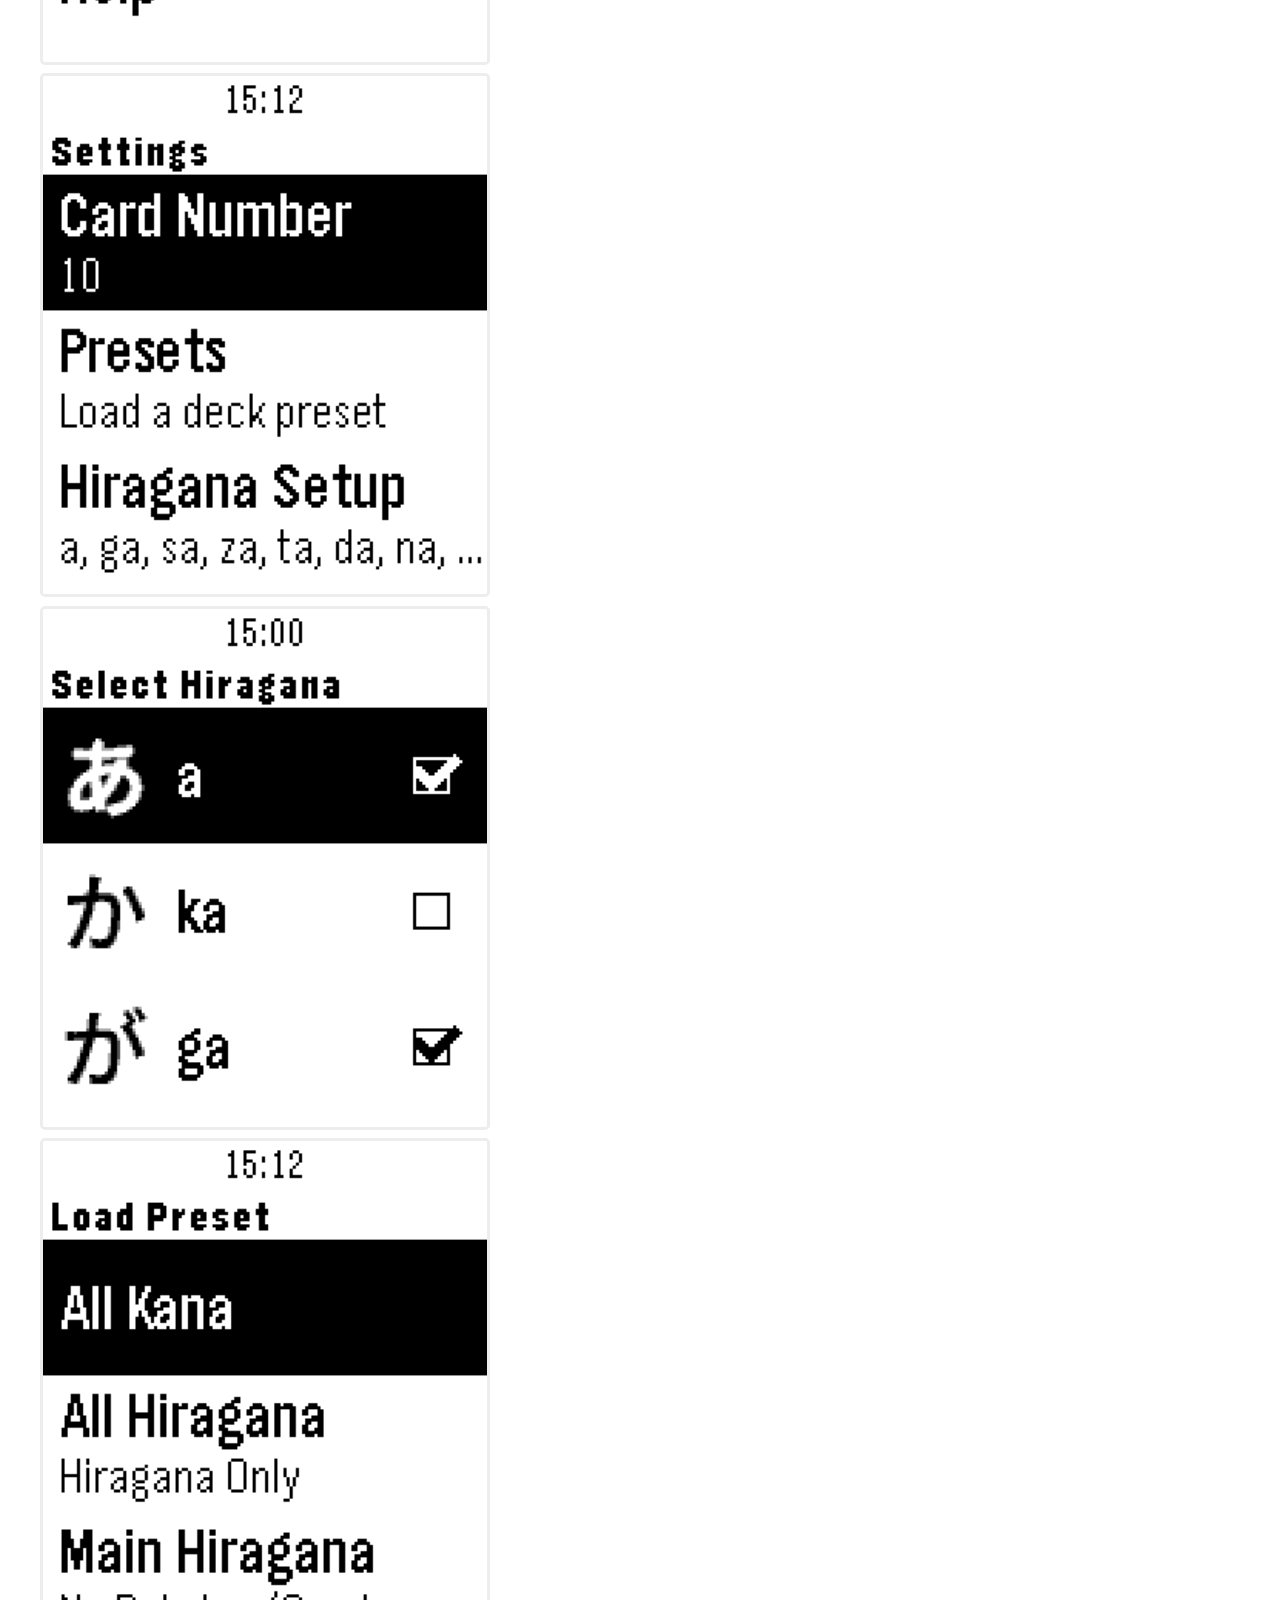
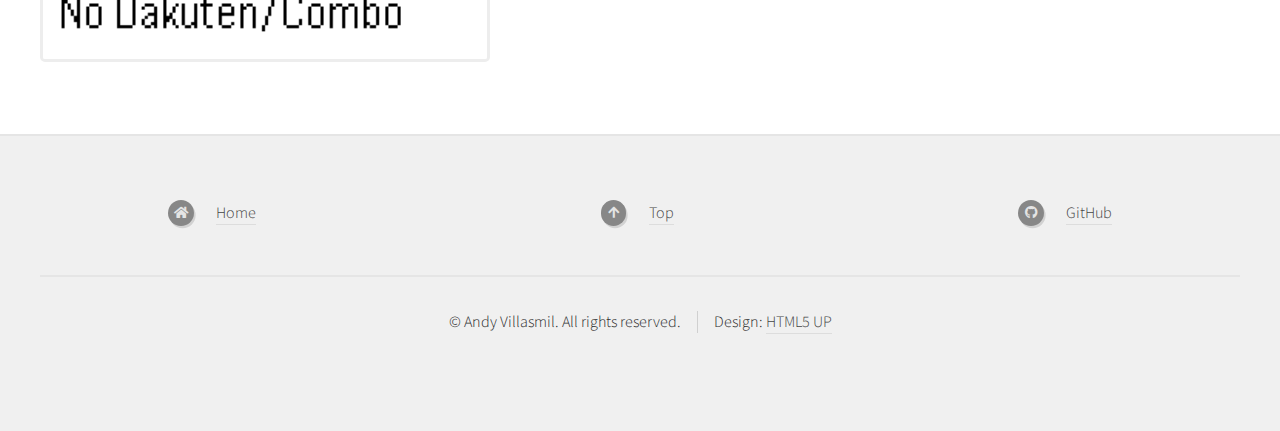
<file: pages/pebble_koishi.html>
<!DOCTYPE HTML>
<!--
	Strongly Typed by HTML5 UP
	html5up.net | @ajlkn
	Free for personal and commercial use under the CCA 3.0 license (html5up.net/license)
-->
<html>
	<head>
		<title>Pebble App Development - Andy Villasmil</title>
		<meta charset="utf-8" />
		<meta name="viewport" content="width=device-width, initial-scale=1, user-scalable=no" />
		<link rel="stylesheet" href="../assets/css/main.css" />
	</head>
	<body class="left-sidebar is-preload">
		<div id="page-wrapper">

			<!-- Header -->
			<section id="header">
				<div style="padding-top: 175px; padding-bottom: 50px;" class="container">
					<!-- Logo -->
					<h1 id="logo"><a href="../index.html">Andy Villasmil</a></h1>
					<p>Portfolio</p>

					<!-- Nav -->
					<nav id="nav">
						<ul>
							<li><a class="icon solid fa-home" href="../index.html"><span>Home</span></a></li>
							<li><a class="icon solid fa-user" href="../index.html#main"><span>About Me</span></a></li>
							<li>
								<a href="../index.html#features" class="icon solid fa-code"><span>Projects</span></a>
								<ul>
									<li><a href="harmonize.html#main">Harmonize</a></li>
									<li><a href="pebble.html#main">Pebble App Development</a>
										<ul class="dropotron" style="user-select: none; display: none; position: absolute;">
											<li style="white-space: nowrap;"><a href="pebble_layton.html#main" style="display: block;">Layton - Mini London</a></li>
											<li style="white-space: nowrap;"><a href="pebble_koishi.html#main" style="display: block;">Koishi Flashcards</a></li>
										</ul>
									</li>
									<li><a href="nogs.html#main">NoGS VPN Checker</a></li>
									<li><a href="lunar_golf.html#main">Lunar Golf VR</a></li>
									<li><a href="college_marketplace.html#main">College Marketplace</a></li>
									<li><a href="tower.html#main">Tower of Salvos</a></li>
									<li><a href="phases.html#main">Project Phases</a></li>
									<li><a href="portals.html#main">Parallel Portals</a></li>
									<li><a href="bindin.html#main">Bindin'</a></li>
								</ul>
							</li>
							<li ><a class="icon brands fa-github" href="https://github.com/robinfire110" target="_blank"><span>GitHub</span></a></li>
							<li><a class="icon brands fa-linkedin" href="https://www.linkedin.com/in/andyvillasmil/" target="_blank"><span>LinkedIn</span></a></li>
						</ul>
					</nav>
				</div>
			</section>

			<!-- Main -->
				<section id="main">
					<div class="container">
						<div class="row">
							<!-- Content -->
								<div id="content" class="col-8 col-12-medium">


									<!-- Post -->
										<article class="box post">
											<header>
												<h2><strong>Koishi - Japanese Kana Flashcards</strong></h2>
											</header>
											<h3>What is it?</h3>
											<p>
												At the start of 2023, I was beginning to prepare for a semester abroad in Japan. Part of the preparation process was learning some basic Japanese, particularly the phonetic character sets Hiragana and Katakana. There are quite a few kana to learn and one great way of studying is by using flashcards. I used several flashcard apps on my phone or online to help me study, but I realized it would be great if I could have my flashcards on my watch. It’s a good excuse to make another Pebble app, so I decided to make it.
												<br>
												<br>
												The final product is called Koshi, which is pebble or small rock in Japanese. The app allows you to create decks of up to 100 cards consisting of all the Hiragana and Katakana characters (208 characters in total). It is fully customizable, allowing you to select how many cards you want in a deck and which specific kana you want to be able to appear. Additionally, there are deck presets that allow you to load common configurations of kana to study. It ended up being a lot more challenging to make than I had originally expected, but I’m happy with how it turned out.
												<br>
												<br>
												You can check it out <a href="https://apps.rebble.io/en_US/application/64177b1e419fd9053e31a7b5?native=false&query=Pok%2525C3%2525A9mon&section=watchfaces" target="_blank">here</a> or on the download section on this page. If you have a Pebble and want to download the app for yourself, you can do so by opening the Pebble app on your phone and searching “Koishi” on the app store. There are some other apps with the same name, so make sure you get the one with the hiragana “a” symbol as the icon. It’s available for all Pebble models, so feel free to use it as an excuse to start learning some Japanese!
											</p>
											<h3>How?</h3>
											<p>
												I had a few goals with this app. First, I wanted it to be available on all Pebble models. My last project for Pebble was limited to the “Time” series because of their color displays. However, that wasn’t the case this time and I wanted to see if I could make it happen. Second, I wanted to have a simple interface for the flashcard system. Some flashcards apps allow you to check off whether you got a flashcard right and have complex algorithms to try to determine which cards are the best to show you. I wanted to bypass all that and create a basic flashcard game. Not only does this make development easier, but I personally prefer it to more complicated alternatives. Lastly, I wanted the ability to customize which kana appear. Throughout my study, one annoyance I kept running into was apps giving you flashcards for the entire set of characters and not allowing you to choose what to study. It can be quite annoying when you are learning them bit by bit and just want to study a small group of them. So having this functionality was crucial. With my goals in mind, I got started.
												<br>
												<br>
												Since my previous experience developing for Pebble was making a watchface, I had a lot to figure out in terms of making a watch app. They are quite different in what they achieve and have unique implementations. My first major goal was to get the entire menu tree implemented. My idea was that if I had the menu, I could add each component of the app bit by bit until it was complete. Figuring out how to get the menu set up was a bit tricky however. The Pebble documentation can be all over the place at times due to Pebble no longer being around and many of the example links being broken. However, after searching, I finally found an <a href="https://github.com/pebble-examples/ui-patterns" target="_blank">example project</a> that helped me understand how menus are implemented. After a good bit of trial and error, I got a good grasp of how it worked and got the menu framework in.
												<br>
												<br>
												From there, my next goal was to set up all the data needed for deck customization. In my experience, making sure your data is structured in a sensible and smart way can be the key to a cohesive program (coding wise at least). If your data is unorganized and not tailored for your needs, it can be particularly difficult to parse it. With that in mind, I took some time to design out how I intended my data structure to work with the rest of the app. Essentially, I was going to have two boolean arrays that stored which groups of hiragana and katakana characters you wanted to study. With that data, I would then have code that would take those arrays and create a struct that represented a card. I would then use all the created cards, shuffle them and create a struct that represented a deck of flashcards with all the selected cards within. I implemented the selection arrays and linked it to the UI and had a working selectable menu. At that time, I also implemented the preset system which just manually sets the values in the selection arrays based on what the user selected. Finally, I implemented the ability to select the amount of cards within a deck. I added this out of caution for hardware limitation, which I’ll touch on some more later.
												<br>
												<br>
												Before I could move onto creating the actual deck and card navigation system, I needed to make sure that all the data that was just set by the user is saved between sessions. It’s not very useful if the user has to manually set their preferred configuration each time they open the app. I took advantage of the <a href="https://developer.rebble.io/developer.pebble.com/guides/events-and-services/persistent-storage/index.html" target="_blank">persistent storage</a> API, which allows you to store data on the watch itself. While I did store some variables in their primitive form, most things I put into a struct first before storing which made things easier to work with.
												<br>
												<br>
												With all my data figured out, I could finally start on the actual deck and flashcard system. I first wanted to establish a working layout before I got to generating the cards. A Pebble watch has 4 buttons, one back button on the left side of the watch and then an up, center, and down button on the right. The right side buttons are commonly used for navigation, and that would be no different here. My idea was you would use the up and down button to move backwards and forwards through the deck respectively and then the center button to “flip” the card and show the answer. Accessing the button presses is easy, and by using a placeholder image, I was able to move through the deck. An extra detail I added was the Action Bar on the right side of the screen. It’s a small guide as to what each button does and helps make the app easier to understand and use. The Action Bar is a <a href="https://developer.rebble.io/developer.pebble.com/docs/c/User_Interface/Layers/ActionBarLayer/index.html" target="_blank">built-in feature</a> in the Pebble SDK. The tradeoff is that it makes your usable area smaller since the right side of the display is used for the bar. This is where the difference between the square and round models (with different resolutions) started to become more apparent and I needed to tweak the layout to best account for both. Lastly, I added the status bar at the top which shows the time. This is another built-in feature that is recommended to be used whenever your app is designed for extended use. You don’t want to lose the core functionality of a watch after all.
												<br>
												<br>
												The next step is where I hit my first of two roadblocks. One big issue with an app like this is that the Pebble watch does not natively support any non-latin characters. This means, if you try to display Japanese text on a Pebble, it will just show empty boxes. There are 3rd party language packs that can be downloaded that allow the watch to show non-supported characters, however I didn’t want to require the user to download anything, so I could not rely on that. The next best solution was to use images. I could simply load an image for each kana and then display it when needed. This solution works in theory but has two major issues to overcome. First, finding a set of consistent, semi-low resolution kana images proved to be difficult. Most images online are either massive charts instead of individual characters, or have a limited set of characters. The few complete sets I could find either did not look good when scaled down or had overly stylized fonts that wouldn’t work for my purposes. The second, and arguably bigger issue, is hardware limitations. As mentioned, one of my goals is to be compatible with all models of Pebble. Later Pebble models got more processing power, memory and storage which makes developing for them much easier. However, the original Pebble, also known as Aplite, had much lower specs. The one I was concerned about was the 128KB limit for resources, including images. There are a total of 208 hiragana and katakana, which means each kana image had to be about 600 bytes or less. For these reasons, I knew I had to make all the kana images by hand to meet my needs. My goal first and foremost was to find a balance between quality and size that would meet my byte limit. Initially, I was getting files that were over 1000 bytes, however with a lot of trial and error in adjusting the image size, color depth (in this case transparency rather than color since it was black and white to begin with) and using online compression tools, I was able to get the files anywhere between 400-600 bytes each. 
												<br>
												<br>
												Once I had figured out how to best make the images, I then had to take the time to actually make them all. It was quite a long process and it took many hours to create, export, compress and then load all the images. Once I loaded them all however, I ran into my second roadblock. After all that work, ensuring that the files were small enough (they totaled around 75KB in the end), they ended up being too large and the compiler threw an error. I was devastated, but knew there had to be a solution, I had to be missing something. I looked all over the documentation trying to figure out what was happening. I completely re-made the images at a lower quality but even then it wouldn’t work. After being stuck for many days, I sent a message on the Rebble Alliance Discord server asking for any advice. The server is filled with many great developers who have been doing this much longer than I have. After some back and forward, we figured out what the issue was. At some point during the development of the Pebble SDK, they updated the way resources were loaded. The system they used made the Aplite platform prioritize memory efficiency when loading images. This was done to better accommodate Aplite’s slower memory. However, in that process, the size of each image ever so slightly increased, but when that process is done over 200 times, it causes everything to balloon in size. The solution was to simply add an attribute that told the compiler to prioritize storage efficiency over memory efficiency. Since we were only loading the images one at a time, the memory efficiency loss was not perceptible. This issue alone cost me many days of work time which is quite frustrating, but that’s part of the process. Huge thanks to the Rebble Alliance Discord for helping diagnose the problem, otherwise the project would have ended there.
												<br>
												<br>
												With all the images able to be loaded, the final step was to actually create a flashcard. Each card has an image and a text component attached to them. I did a lot of experimenting with different approaches to best create the cards. I tried making all the cards manually and then selecting them based on what the user chose, but I was getting some memory errors when I essentially loaded all the cards at once. I had to rethink my strategy a few times, but I eventually came up with a system that could load the cards probably and much more efficiently. With that added, the core functionality of the app was finished and I moved onto polishing and testing to make sure everything functioned properly on each watch model.
												<br>
												<br>
												Once I finished all my testing, I was ready to publish to the appstore. I created all the images and such needed for the store page and published it. Like my last Pebble project, this was a lot of work and it was quite the learning experience working through all the issues. But I’m quite happy with how it turned out and I do plan to use it while I’m practicing my Japanese.
											</p>
											<h3>Status</h3>
											<p>
												This watchapp is considered complete. I will consider updating it if someone reports a bug or asks for a specific feature, but otherwise it is finished. It is avaiable to download from the Rebble appstore which can be accessed from the Pebble app on mobile or the link on this page alongside the GitHub repository.
											</p>										
											<h3>Images</h3>
											<img src="../images/pebble/koishi1.gif" alt="Flashcard Screen Gif" id="modalImg"/>
											<img src="../images/pebble/koishi2.png" alt="Koishi Main Menu" id="modalImg"/>
											<img src="../images/pebble/koishi3.png" alt="Koishi Deck Settings Menu" id="modalImg"/>
											<img src="../images/pebble/koishi4.png" alt="Koishi Kana Setup Menu" id="modalImg"/>
											<img src="../images/pebble/koishi5.png" alt="Koishi Presets" id="modalImg"/>
											
											
										</article>
								</div>

								<!-- Sidebar -->
								<div id="sidebar" class="col-4 col-12-medium">

									<!-- Highlights -->
										<section>
											<ul class="divided">
												<!--Banner-->
												<li>
													<article class="box highlight">
														<img src="../images/pebble/koishi_banner.png" alt="Pebble Banner" style="border-radius: 5px">
													</article>
												</li>
												<li>
													<!-- Basic Info -->
													<article class="box highlight">
														<header>
															<h3>Info</h3>
														</header>
														<p><strong>Name: </strong>Koishi - Japanese Kana Flashcards<br><strong>Year: </strong>2023<br><strong>Contributors: </strong> Andy Villasmil<br><strong>Made with: </strong>C<br><strong>Development Time:</strong> 3 weeks</p>
													</article>
												</li>
												<li>
													<!-- GitHub -->
													<article class="box highlight">
														<header>
															<h3>GitHub Repository & Download</h3>
														</header>
														<a href="https://github.com/robinfire110/koishi-japanese-flashcards" class="image left" target="_blank"><img src="../images/github.png" alt="GitHub Logo" style="max-width: 10em;"/></a>
														<p>Click the logo to go to the GitHub Repository. Click below to be taken to the Rebble Appstore page.</p>
														<ul class="actions">
															<li><a href="https://apps.rebble.io/en_US/application/64177b1e419fd9053e31a7b5" class="button icon solid fa-clock" target="_blank">Rebble App Store</a></li>
														</ul>
													</article>
												</li>
											</ul>
										</section>

									</div>
						</div>
					</div>
				</section>

			<!-- Footer -->
			<section id="footer">
				<div class="container">
					<ul class="icons">
						<li class="icon solid fa-home" style="padding-top: 0; padding-bottom: 1em;"><a href="../index.html">Home</a></li>
						<li class="icon solid fa-arrow-up" style="padding-top: 0; padding-bottom: 1em"><a href="#">Top</a></li>
						<li class="icon brands fa-github" style="padding-top: 0; padding-bottom: 1em"><a href="https://github.com/robinfire110" target="_blank">GitHub</a></li>
					</ul>
				</div>
				<div id="copyright" class="container">
					<ul class="links">
						<li>&copy; Andy Villasmil. All rights reserved.</li><li>Design: <a href="http://html5up.net">HTML5 UP</a></li>
					</ul>
				</div>
			</section>

			<!-- The Modal -->
			<div id="myModal" class="modal">

				<!-- The Close Button -->
				<span class="close">&times;</span>
			
				<!-- Modal Content (The Image) -->
				<img class="modal-content" id="img01">
			
				<!-- Modal Caption (Image Text) -->
				<div id="caption"></div>
			</div>
		</div>

		<!-- Scripts -->
		<script src="../assets/js/jquery.min.js"></script>
		<script src="../assets/js/jquery.dropotron.min.js"></script>
		<script src="../assets/js/browser.min.js"></script>
		<script src="../assets/js/breakpoints.min.js"></script>
		<script src="../assets/js/util.js"></script>
		<script src="../assets/js/main.js"></script>

	</body>
</html>
</file>
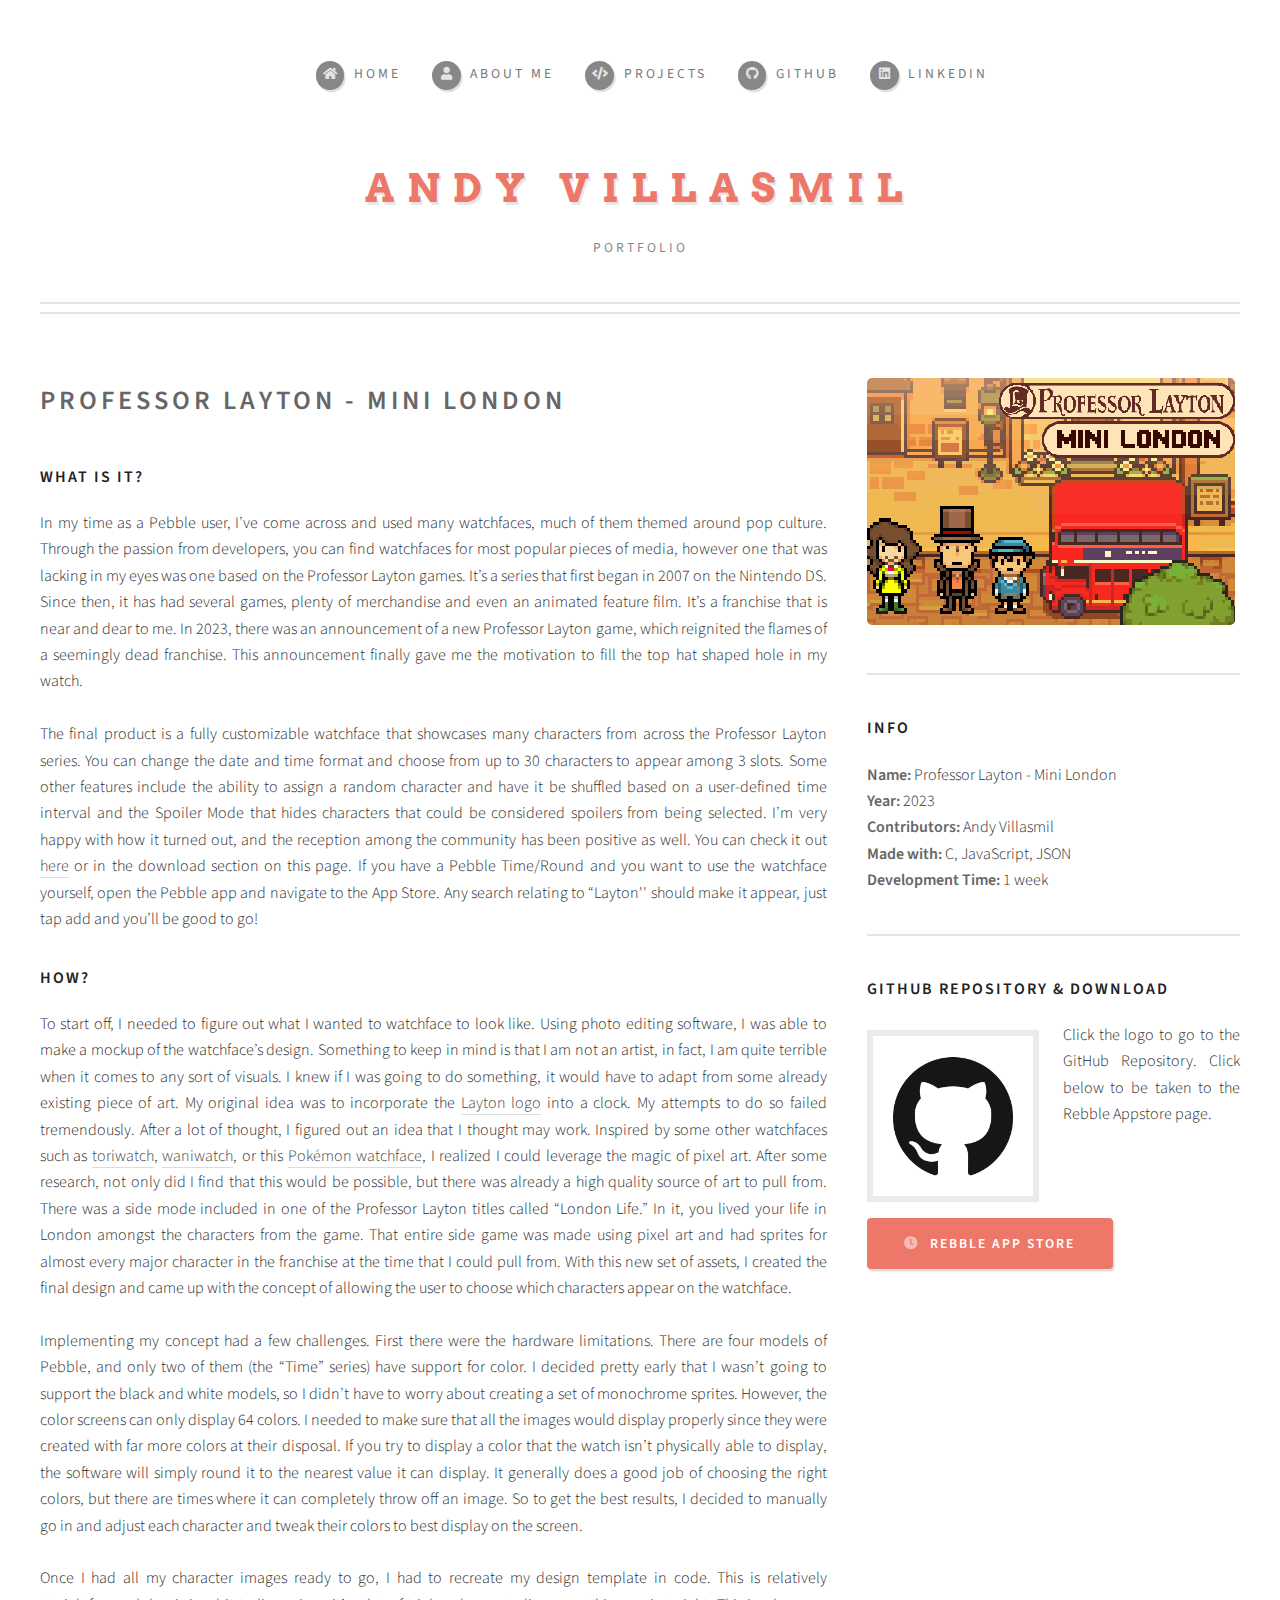
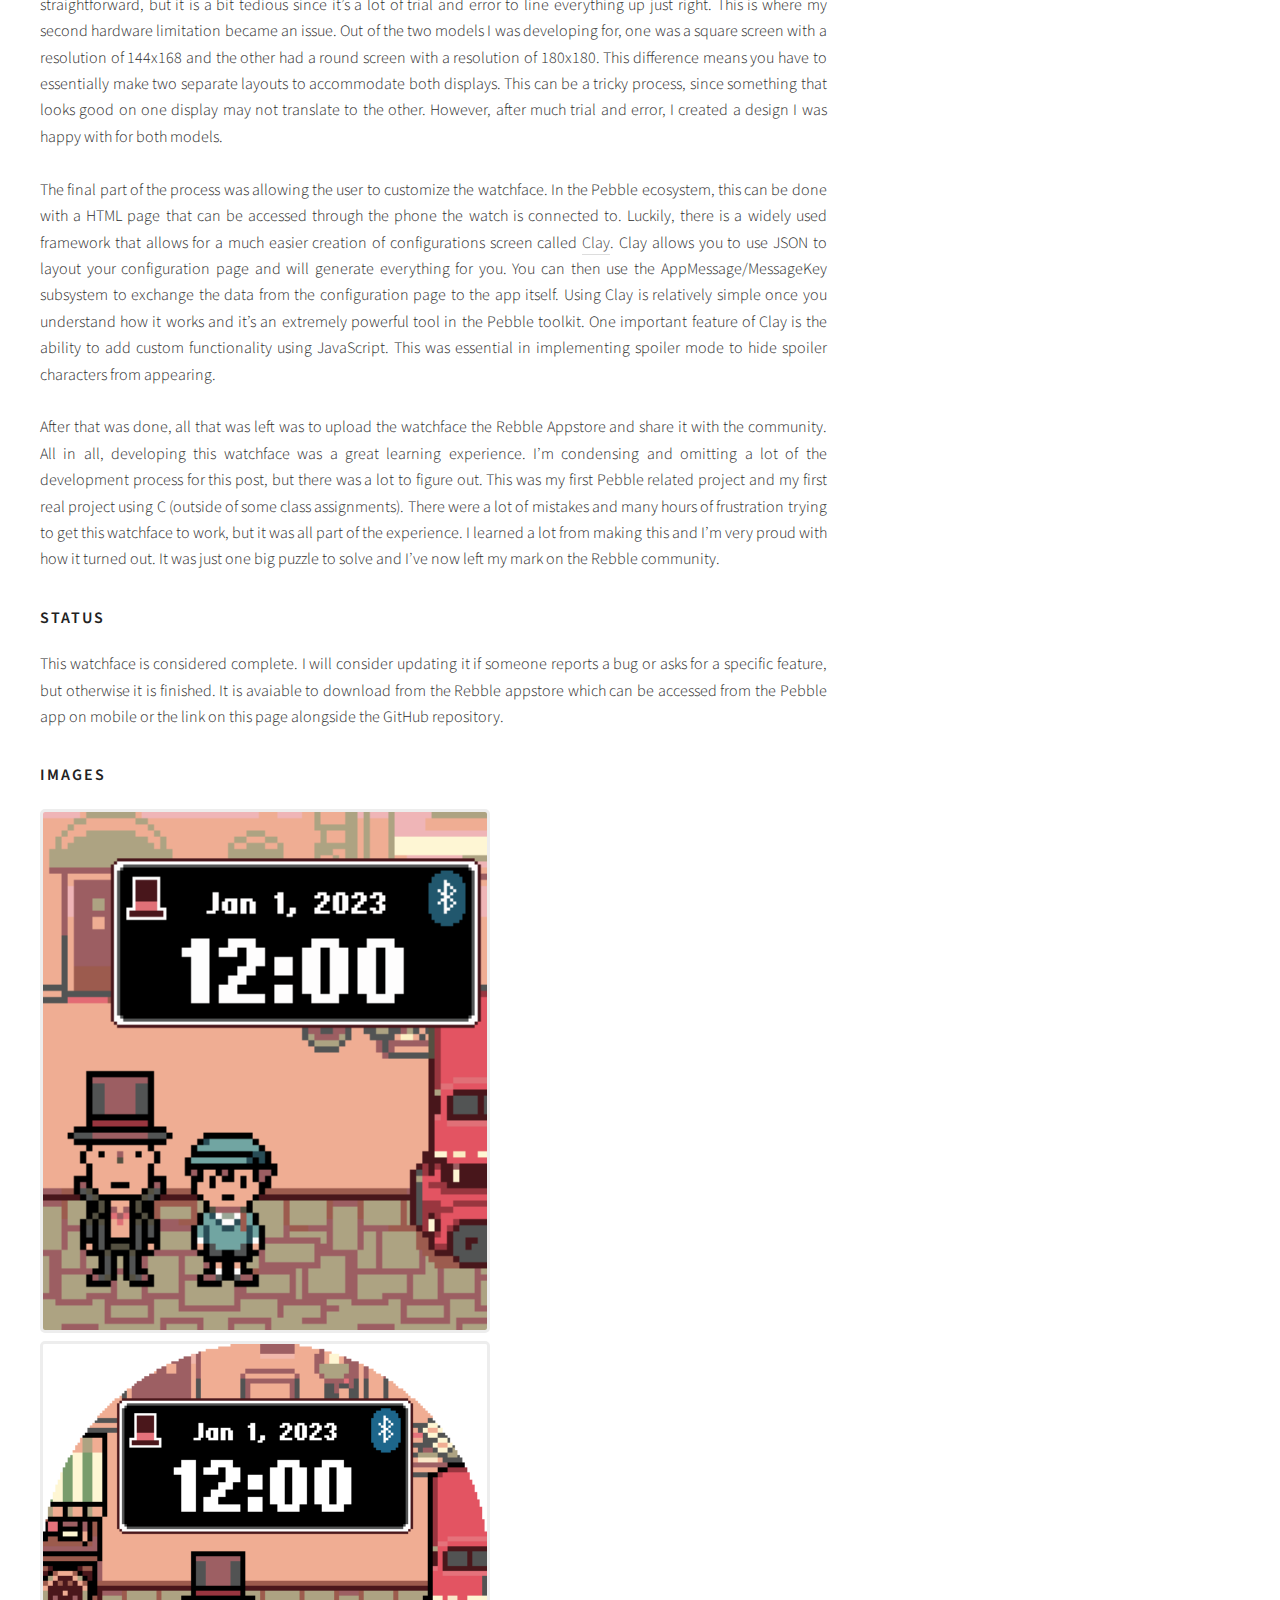
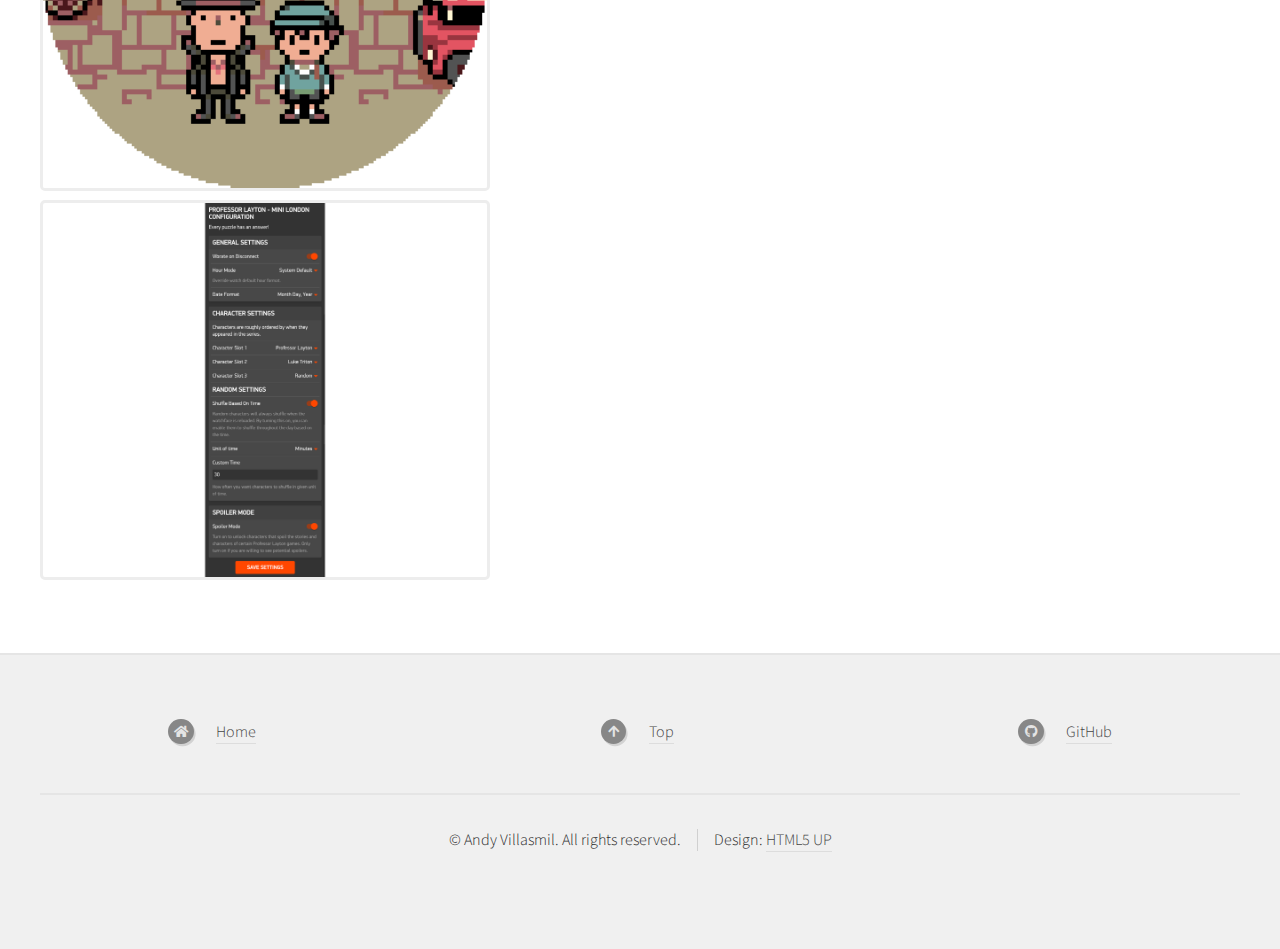
<file: pages/pebble_layton.html>
<!DOCTYPE HTML>
<!--
	Strongly Typed by HTML5 UP
	html5up.net | @ajlkn
	Free for personal and commercial use under the CCA 3.0 license (html5up.net/license)
-->
<html>
	<head>
		<title>Professor Layton - Mini London - Andy Villasmil</title>
		<meta charset="utf-8" />
		<meta name="viewport" content="width=device-width, initial-scale=1, user-scalable=no" />
		<link rel="stylesheet" href="../assets/css/main.css" />
	</head>
	<body class="left-sidebar is-preload">
		<div id="page-wrapper">

			<!-- Header -->
			<section id="header">
				<div style="padding-top: 175px; padding-bottom: 50px;" class="container">
					<!-- Logo -->
					<h1 id="logo"><a href="../index.html">Andy Villasmil</a></h1>
					<p>Portfolio</p>

					<!-- Nav -->
					<nav id="nav">
						<ul>
							<li><a class="icon solid fa-home" href="../index.html"><span>Home</span></a></li>
							<li><a class="icon solid fa-user" href="../index.html#main"><span>About Me</span></a></li>
							<li>
								<a href="../index.html#features" class="icon solid fa-code"><span>Projects</span></a>
								<ul>
									<li><a href="harmonize.html#main">Harmonize</a></li>
									<li><a href="pebble.html#main">Pebble App Development</a>
										<ul class="dropotron" style="user-select: none; display: none; position: absolute;">
											<li style="white-space: nowrap;"><a href="pebble_layton.html#main" style="display: block;">Layton - Mini London</a></li>
											<li style="white-space: nowrap;"><a href="pebble_koishi.html#main" style="display: block;">Koishi Flashcards</a></li>
										</ul>
									</li>
									<li><a href="nogs.html#main">NoGS VPN Checker</a></li>
									<li><a href="lunar_golf.html#main">Lunar Golf VR</a></li>
									<li><a href="college_marketplace.html#main">College Marketplace</a></li>
									<li><a href="tower.html#main">Tower of Salvos</a></li>
									<li><a href="phases.html#main">Project Phases</a></li>
									<li><a href="portals.html#main">Parallel Portals</a></li>
									<li><a href="bindin.html#main">Bindin'</a></li>
								</ul>
							</li>
							<li ><a class="icon brands fa-github" href="https://github.com/robinfire110" target="_blank"><span>GitHub</span></a></li>
							<li><a class="icon brands fa-linkedin" href="https://www.linkedin.com/in/andyvillasmil/" target="_blank"><span>LinkedIn</span></a></li>
						</ul>
					</nav>
				</div>
			</section>

			<!-- Main -->
				<section id="main">
					<div class="container">
						<div class="row">
							<!-- Content -->
								<div id="content" class="col-8 col-12-medium">


									<!-- Post -->
										<article class="box post">
											<header>
												<h2><strong>Professor Layton - Mini London</strong></h2>
											</header>
											<h3>What is it?</h3>
											<p>
												In my time as a Pebble user, I’ve come across and used many watchfaces, much of them themed around pop culture. Through the passion from developers, you can find watchfaces for most popular pieces of media, however one that was lacking in my eyes was one based on the Professor Layton games. It’s a series that first began in 2007 on the Nintendo DS. Since then, it has had several games, plenty of merchandise and even an animated feature film. It’s a franchise that is near and dear to me. In 2023, there was an announcement of a new Professor Layton game, which reignited the flames of a seemingly dead franchise. This announcement finally gave me the motivation to fill the top hat shaped hole in my watch.
												<br>
												<br>
												The final product is a fully customizable watchface that showcases many characters from across the Professor Layton series. You can change the date and time format and choose from up to 30 characters to appear among 3 slots. Some other features include the ability to assign a random character and have it be shuffled based on a user-defined time interval and the Spoiler Mode that hides characters that could be considered spoilers from being selected. I’m very happy with how it turned out, and the reception among the community has been positive as well. You can check it out <a href="https://apps.rebble.io/en_US/application/63ed5e8319ed6a00090984a1" target="_blank">here</a> or in the download section on this page. If you have a Pebble Time/Round and you want to use the watchface yourself, open the Pebble app and navigate to the App Store. Any search relating to “Layton'' should make it appear, just tap add and you’ll be good to go!
											</p>
											<h3>How?</h3>
											<p>
												To start off, I needed to figure out what I wanted to watchface to look like. Using photo editing software, I was able to make a mockup of the watchface’s design. Something to keep in mind is that I am not an artist, in fact, I am quite terrible when it comes to any sort of visuals. I knew if I was going to do something, it would have to adapt from some already existing piece of art. My original idea was to incorporate the <a href="https://images-wixmp-ed30a86b8c4ca887773594c2.wixmp.com/f/d59256e0-ecd4-4a55-a088-c0449acee893/d37nwp4-06fa7825-722c-4f53-a3dd-793e580a656a.png?token=eyJ0eXAiOiJKV1QiLCJhbGciOiJIUzI1NiJ9.[base64].Nq1Tb9HeDO3OF7-i3ydk-QgmfQnT5Ak4-BwcTOZ8hwI" target="_blank">Layton logo</a> into a clock. My attempts to do so failed tremendously. After a lot of thought, I figured out an idea that I thought may work. Inspired by some other watchfaces such as <a href="https://apps.rebble.io/en_US/application/571b4252e7a8a5fab000000f?native=false&query=toriwatc&section=watchfaces" target="bla
												">toriwatch</a>, <a href="https://apps.rebble.io/en_US/application/570b8e4d5523d02f2e000021?native=false&query=waniwatch&section=watchfaces" target="_blank">waniwatch</a>, or this <a href="https://apps.rebble.io/en_US/application/579c8add1482cd051500038f?native=false&query=Pok%25C3%25A9mon&section=watchfaces" target="_blank">Pokémon watchface</a>, I realized I could leverage the magic of pixel art. After some research, not only did I find that this would be possible, but there was already a high quality source of art to pull from. There was a side mode included in one of the Professor Layton titles called “London Life.” In it, you lived your life in London amongst the characters from the game. That entire side game was made using pixel art and had sprites for almost every major character in the franchise at the time that I could pull from. With this new set of assets, I created the final design and came up with the concept of allowing the user to choose which characters appear on the watchface.
												<br>
												<br>
												Implementing my concept had a few challenges. First there were the hardware limitations. There are four models of Pebble, and only two of them (the “Time” series) have support for color. I decided pretty early that I wasn’t going to support the black and white models, so I didn’t have to worry about creating a set of monochrome sprites. However, the color screens can only display 64 colors. I needed to make sure that all the images would display properly since they were created with far more colors at their disposal. If you try to display a color that the watch isn’t physically able to display, the software will simply round it to the nearest value it can display. It generally does a good job of choosing the right colors, but there are times where it can completely throw off an image. So to get the best results, I decided to manually go in and adjust each character and tweak their colors to best display on the screen. 
												<br>
												<br>
												Once I had all my character images ready to go, I had to recreate my design template in code. This is relatively straightforward, but it is a bit tedious since it’s a lot of trial and error to line everything up just right. This is where my second hardware limitation became an issue. Out of the two models I was developing for, one was a square screen with a resolution of 144x168 and the other had a round screen with a resolution of 180x180. This difference means you have to essentially make two separate layouts to accommodate both displays. This can be a tricky process, since something that looks good on one display may not translate to the other. However, after much trial and error, I created a design I was happy with for both models.
												<br>
												<br>
												The final part of the process was allowing the user to customize the watchface. In the Pebble ecosystem, this can be done with a HTML page that can be accessed through the phone the watch is connected to. Luckily, there is a widely used framework that allows for a much easier creation of configurations screen called <a href="https://github.com/pebble/clay#clay" target="bl
												">Clay</a>. Clay allows you to use JSON to layout your configuration page and will generate everything for you. You can then use the AppMessage/MessageKey subsystem to exchange the data from the configuration page to the app itself. Using Clay is relatively simple once you understand how it works and it’s an extremely powerful tool in the Pebble toolkit. One important feature of Clay is the ability to add custom functionality using JavaScript. This was essential in implementing spoiler mode to hide spoiler characters from appearing.
												<br>
												<br>
												After that was done, all that was left was to upload the watchface the Rebble Appstore and share it with the community. All in all, developing this watchface was a great learning experience. I’m condensing and omitting a lot of the development process for this post, but there was a lot to figure out. This was my first Pebble related project and my first real project using C (outside of some class assignments). There were a lot of mistakes and many hours of frustration trying to get this watchface to work, but it was all part of the experience. I learned a lot from making this and I’m very proud with how it turned out. It was just one big puzzle to solve and I’ve now left my mark on the Rebble community. 
											</p>
											<h3>Status</h3>
											<p>
												This watchface is considered complete. I will consider updating it if someone reports a bug or asks for a specific feature, but otherwise it is finished. It is avaiable to download from the Rebble appstore which can be accessed from the Pebble app on mobile or the link on this page alongside the GitHub repository.
											</p>
											<h3>Images</h3>
											<img src="../images/pebble/layton1.gif" alt="Sqauare Pebble Watchface Gif" id="modalImg"/>
											<img src="../images/pebble/layton2.gif" alt="Round Pebble Watchface Gif" id="modalImg"/>
											<img src="../images/pebble/layton3.png" alt="Configuration Screen" id="modalImg"/>
										</article>
								</div>

								<!-- Sidebar -->
								<div id="sidebar" class="col-4 col-12-medium">

									<!-- Highlights -->
										<section>
											<ul class="divided">
												<!--Banner-->
												<li>
													<article class="box highlight">
														<img src="../images/pebble/layton_banner.png" alt="Layton Banner" style="border-radius: 5px">
													</article>
												</li>
												<li>
													<!-- Basic Info -->
													<article class="box highlight">
														<header>
															<h3>Info</h3>
														</header>
														<p><strong>Name: </strong>Professor Layton - Mini London<br><strong>Year: </strong>2023<br><strong>Contributors: </strong> Andy Villasmil<br><strong>Made with: </strong>C, JavaScript, JSON<br><strong>Development Time:</strong> 1 week</p>
													</article>
												</li>
												<li>
													<!-- GitHub -->
													<article class="box highlight">
														<header>
															<h3>GitHub Repository & Download</h3>
														</header>
														<a href="https://github.com/robinfire110/layton-watchface" class="image left" target="_blank"><img src="../images/github.png" alt="GitHub Logo" style="max-width: 10em;"/></a>
														<p>Click the logo to go to the GitHub Repository. Click below to be taken to the Rebble Appstore page.</p>
														<ul class="actions">
															<li><a href="https://apps.rebble.io/en_US/application/63ed5e8319ed6a00090984a1" class="button icon solid fa-clock" target="_blank">Rebble App Store</a></li>
														</ul>
														<br>
													</article>
												</li>
											</ul>
										</section>

									</div>
						</div>
					</div>
				</section>

			<!-- Footer -->
			<section id="footer">
				<div class="container">
					<ul class="icons">
						<li class="icon solid fa-home" style="padding-top: 0; padding-bottom: 1em;"><a href="../index.html">Home</a></li>
						<li class="icon solid fa-arrow-up" style="padding-top: 0; padding-bottom: 1em"><a href="#">Top</a></li>
						<li class="icon brands fa-github" style="padding-top: 0; padding-bottom: 1em"><a href="https://github.com/robinfire110" target="_blank">GitHub</a></li>
					</ul>
				</div>
				<div id="copyright" class="container">
					<ul class="links">
						<li>&copy; Andy Villasmil. All rights reserved.</li><li>Design: <a href="http://html5up.net">HTML5 UP</a></li>
					</ul>
				</div>
			</section>

			<!-- The Modal -->
			<div id="myModal" class="modal">

				<!-- The Close Button -->
				<span class="close">&times;</span>
			
				<!-- Modal Content (The Image) -->
				<img class="modal-content" id="img01">
			
				<!-- Modal Caption (Image Text) -->
				<div id="caption"></div>
			</div>
		</div>

		<!-- Scripts -->
		<script src="../assets/js/jquery.min.js"></script>
		<script src="../assets/js/jquery.dropotron.min.js"></script>
		<script src="../assets/js/browser.min.js"></script>
		<script src="../assets/js/breakpoints.min.js"></script>
		<script src="../assets/js/util.js"></script>
		<script src="../assets/js/main.js"></script>

	</body>
</html>
</file>
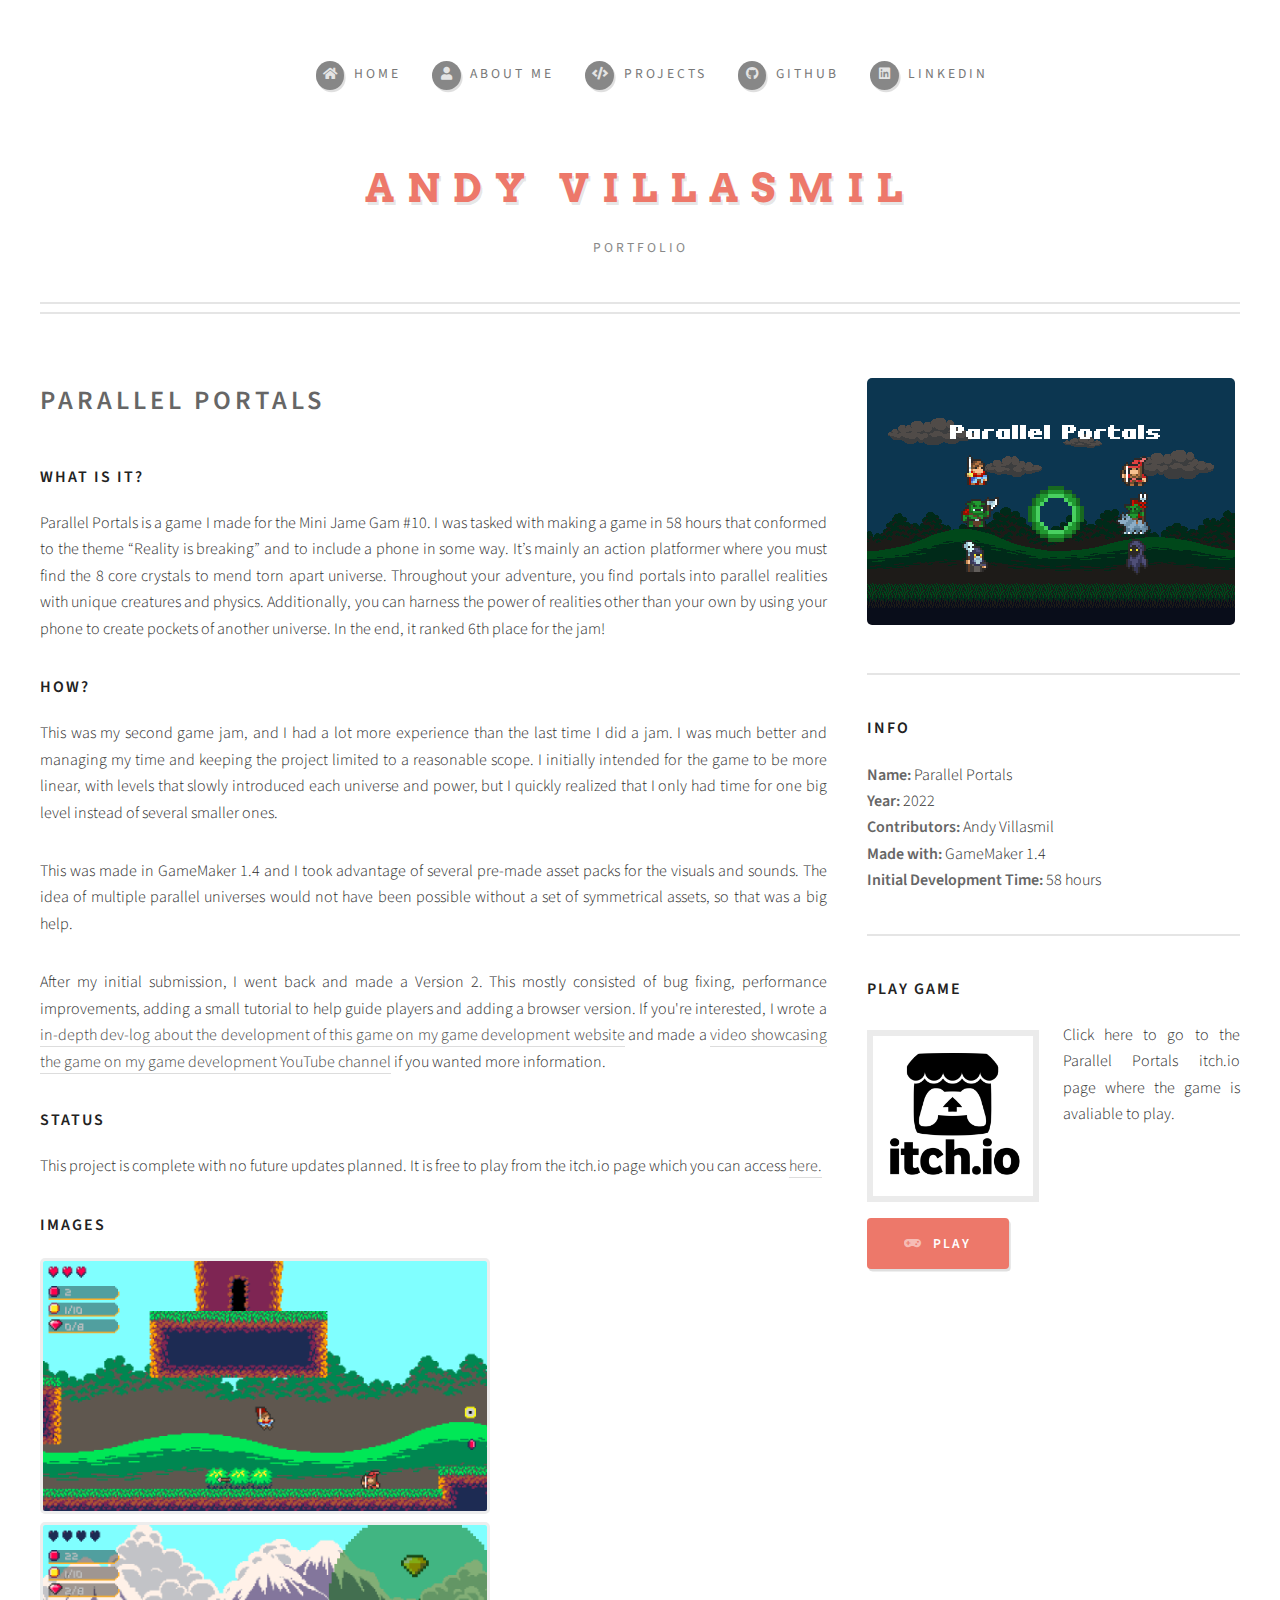
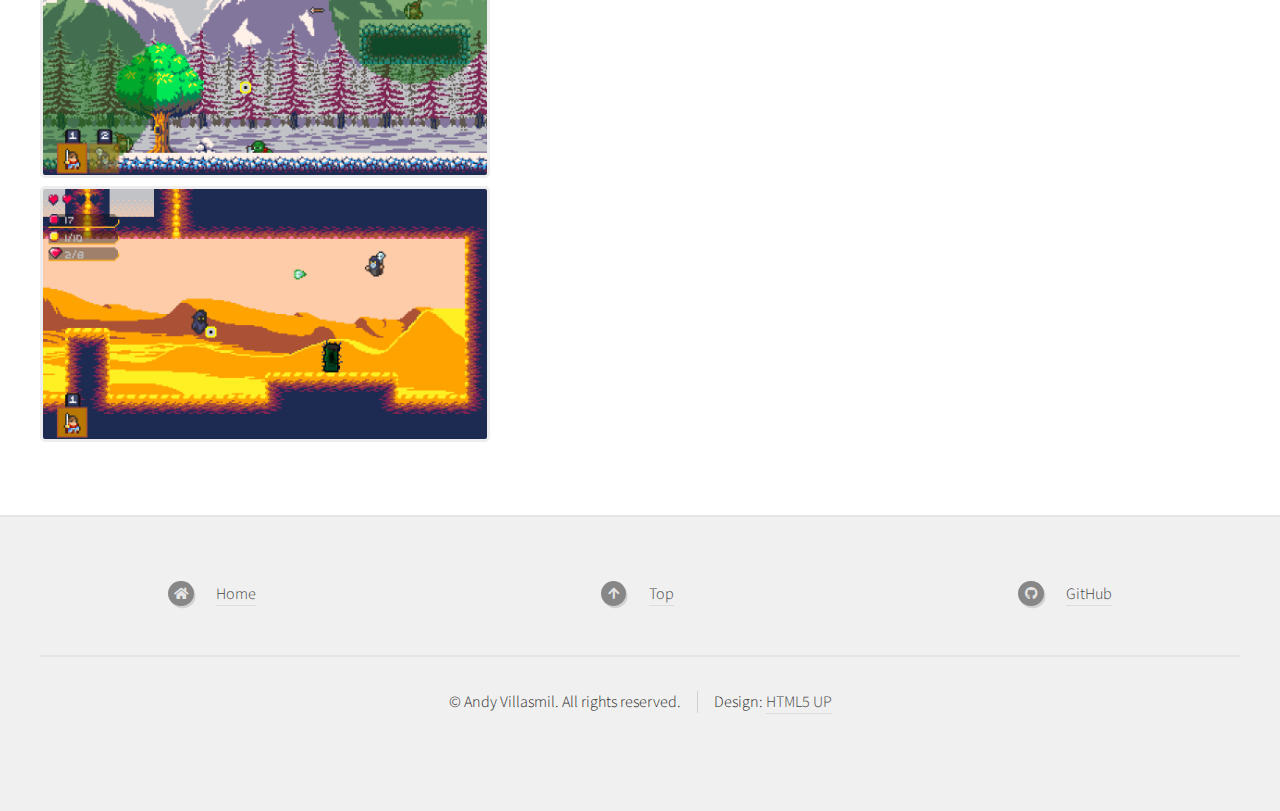
<file: pages/portals.html>
<!DOCTYPE HTML>
<!--
	Strongly Typed by HTML5 UP
	html5up.net | @ajlkn
	Free for personal and commercial use under the CCA 3.0 license (html5up.net/license)
-->
<html>
	<head>
		<title>Parallel Portals - Andy Villasmil</title>
		<meta charset="utf-8" />
		<meta name="viewport" content="width=device-width, initial-scale=1, user-scalable=no" />
		<link rel="stylesheet" href="../assets/css/main.css" />
	</head>
	<body class="left-sidebar is-preload">
		<div id="page-wrapper">

			<!-- Header -->
			<section id="header">
				<div style="padding-top: 175px; padding-bottom: 50px;" class="container">
					<!-- Logo -->
					<h1 id="logo"><a href="../index.html">Andy Villasmil</a></h1>
					<p>Portfolio</p>

					<!-- Nav -->
					<nav id="nav">
						<ul>
							<li><a class="icon solid fa-home" href="../index.html"><span>Home</span></a></li>
							<li><a class="icon solid fa-user" href="../index.html#main"><span>About Me</span></a></li>
							<li>
								<a href="../index.html#features" class="icon solid fa-code"><span>Projects</span></a>
								<ul>
									<li><a href="harmonize.html#main">Harmonize</a></li>
									<li><a href="pebble.html#main">Pebble App Development</a>
										<ul class="dropotron" style="user-select: none; display: none; position: absolute;">
											<li style="white-space: nowrap;"><a href="pebble_layton.html#main" style="display: block;">Layton - Mini London</a></li>
											<li style="white-space: nowrap;"><a href="pebble_koishi.html#main" style="display: block;">Koishi Flashcards</a></li>
										</ul>
									</li>
									<li><a href="nogs.html#main">NoGS VPN Checker</a></li>
									<li><a href="lunar_golf.html#main">Lunar Golf VR</a></li>
									<li><a href="college_marketplace.html#main">College Marketplace</a></li>
									<li><a href="tower.html#main">Tower of Salvos</a></li>
									<li><a href="phases.html#main">Project Phases</a></li>
									<li><a href="portals.html#main">Parallel Portals</a></li>
									<li><a href="bindin.html#main">Bindin'</a></li>
								</ul>
							</li>
							<li ><a class="icon brands fa-github" href="https://github.com/robinfire110" target="_blank"><span>GitHub</span></a></li>
							<li><a class="icon brands fa-linkedin" href="https://www.linkedin.com/in/andyvillasmil/" target="_blank"><span>LinkedIn</span></a></li>
						</ul>
					</nav>
				</div>
			</section>

			<!-- Main -->
				<section id="main">
					<div class="container">
						<div class="row">
							<!-- Content -->
								<div id="content" class="col-8 col-12-medium">


									<!-- Post -->
										<article class="box post">
											<header>
												<h2><strong>Parallel Portals</strong></h2>
											</header>
											<!--<span class="image featured"><img src="images/pic04.jpg" alt="" /></span>-->
											<h3>What is it?</h3>
											<p>Parallel Portals is a game I made for the <a href="https://itch.io/jam/mini-jame-gam-10" target="_blank"></a>Mini Jame Gam #10. I was tasked with making a game in 58 hours that conformed to the theme “Reality is breaking” and to include a phone in some way. It’s mainly an action platformer where you must find the 8 core crystals to mend torn apart universe. Throughout your adventure, you find portals into parallel realities with unique creatures and physics. Additionally, you can harness the power of realities other than your own by using your phone to create pockets of another universe. In the end, it ranked 6th place for the jam!</p>
											<h3>How?</h3>
											<p>This was my second game jam, and I had a lot more experience than the last time I did a jam. I was much better and managing my time and keeping the project limited to a reasonable scope. I initially intended for the game to be more linear, with levels that slowly introduced each universe and power, but I quickly realized that I only had time for one big level instead of several smaller ones. </p>	
											<p>This was made in GameMaker 1.4 and I took advantage of several pre-made asset packs for the visuals and sounds. The idea of multiple parallel universes would not have been possible without a set of symmetrical assets, so that was a big help.</p>
											<p>After my initial submission, I went back and made a Version 2. This mostly consisted of bug fixing, performance improvements, adding a small tutorial to help guide players and adding a browser version. If you're interested, I wrote a <a href="https://soltairus.com/dev-log-15-reflecting-on-my-second-game-jam/" target="_blank">in-depth dev-log about the development of this game on my game development website</a> and made a <a href="https://www.youtube.com/watch?v=cpEQj7eEqt0" target="_blank">video showcasing the game on my game development YouTube channel</a> if you wanted more information.</p>
											<h3>Status</h3>
											<p>This project is complete with no future updates planned. It is free to play from the itch.io page which you can access <a href="https://soltairus.itch.io/parallel-portals" target="_blank">here.</a></p>
											<h3>Images</h3>
											<img src="../images/portals/portals_1.png" alt="Parallel Portals Screenshot 1" id="modalImg"/>
											<img src="../images/portals/portals_2.png" alt="Parallel Portals Screenshot 2" id="modalImg"/>
											<img src="../images/portals/portals_3.png" alt="Parallel Portals Screenshot 3" id="modalImg"/>
										</article>
								</div>

								<!-- Sidebar -->
								<div id="sidebar" class="col-4 col-12-medium">

									<!-- Highlights -->
										<section>
											<ul class="divided">
												<!--Banner-->
												<li>
													<article class="box highlight">
														<img src="../images/portals/portals_banner.png" alt="NoGS Banner" style="border-radius: 5px">
													</article>
												</li>
												<li>
													<!-- Basic Info -->
													<article class="box highlight">
														<header>
															<h3>Info</h3>
														</header>
														<p><strong>Name: </strong>Parallel Portals<br><strong>Year: </strong>2022<br><strong>Contributors: </strong> Andy Villasmil<br><strong>Made with: </strong>GameMaker 1.4<br><strong>Initial Development Time:</strong> 58 hours</p>
													</article>
												</li>
												<li>
													<!-- Play -->
													<article class="box highlight">
														<header>
															<h3>Play Game</h3>
														</header>
														<a href="https://soltairus.itch.io/parallel-portals" class="image left" target="_blank"><img src="../images/itch.png" alt="GitHub Logo" style="max-width: 10em;"/></a>
														<p>Click here to go to the Parallel Portals itch.io page where the game is avaliable to play.</p>
														<ul class="actions">
															<li><a href="https://soltairus.itch.io/parallel-portals" class="button icon solid fa-gamepad" target="_blank">Play</a></li>
														</ul>
													</article>
												</li>
											</ul>
										</section>

									</div>
						</div>
					</div>
				</section>

			<!-- Footer -->
			<section id="footer">
				<div class="container">
					<ul class="icons">
						<li class="icon solid fa-home" style="padding-top: 0; padding-bottom: 1em;"><a href="../index.html">Home</a></li>
						<li class="icon solid fa-arrow-up" style="padding-top: 0; padding-bottom: 1em"><a href="#">Top</a></li>
						<li class="icon brands fa-github" style="padding-top: 0; padding-bottom: 1em"><a href="https://github.com/robinfire110" target="_blank">GitHub</a></li>
					</ul>
				</div>
				<div id="copyright" class="container">
					<ul class="links">
						<li>&copy; Andy Villasmil. All rights reserved.</li><li>Design: <a href="http://html5up.net">HTML5 UP</a></li>
					</ul>
				</div>
			</section>

			<!-- The Modal -->
			<div id="myModal" class="modal">

				<!-- The Close Button -->
				<span class="close">&times;</span>
			
				<!-- Modal Content (The Image) -->
				<img class="modal-content" id="img01">
			
				<!-- Modal Caption (Image Text) -->
				<div id="caption"></div>
			</div>
		</div>

		<!-- Scripts -->
		<script src="../assets/js/jquery.min.js"></script>
		<script src="../assets/js/jquery.dropotron.min.js"></script>
		<script src="../assets/js/browser.min.js"></script>
		<script src="../assets/js/breakpoints.min.js"></script>
		<script src="../assets/js/util.js"></script>
		<script src="../assets/js/main.js"></script>

	</body>
</html>
</file>
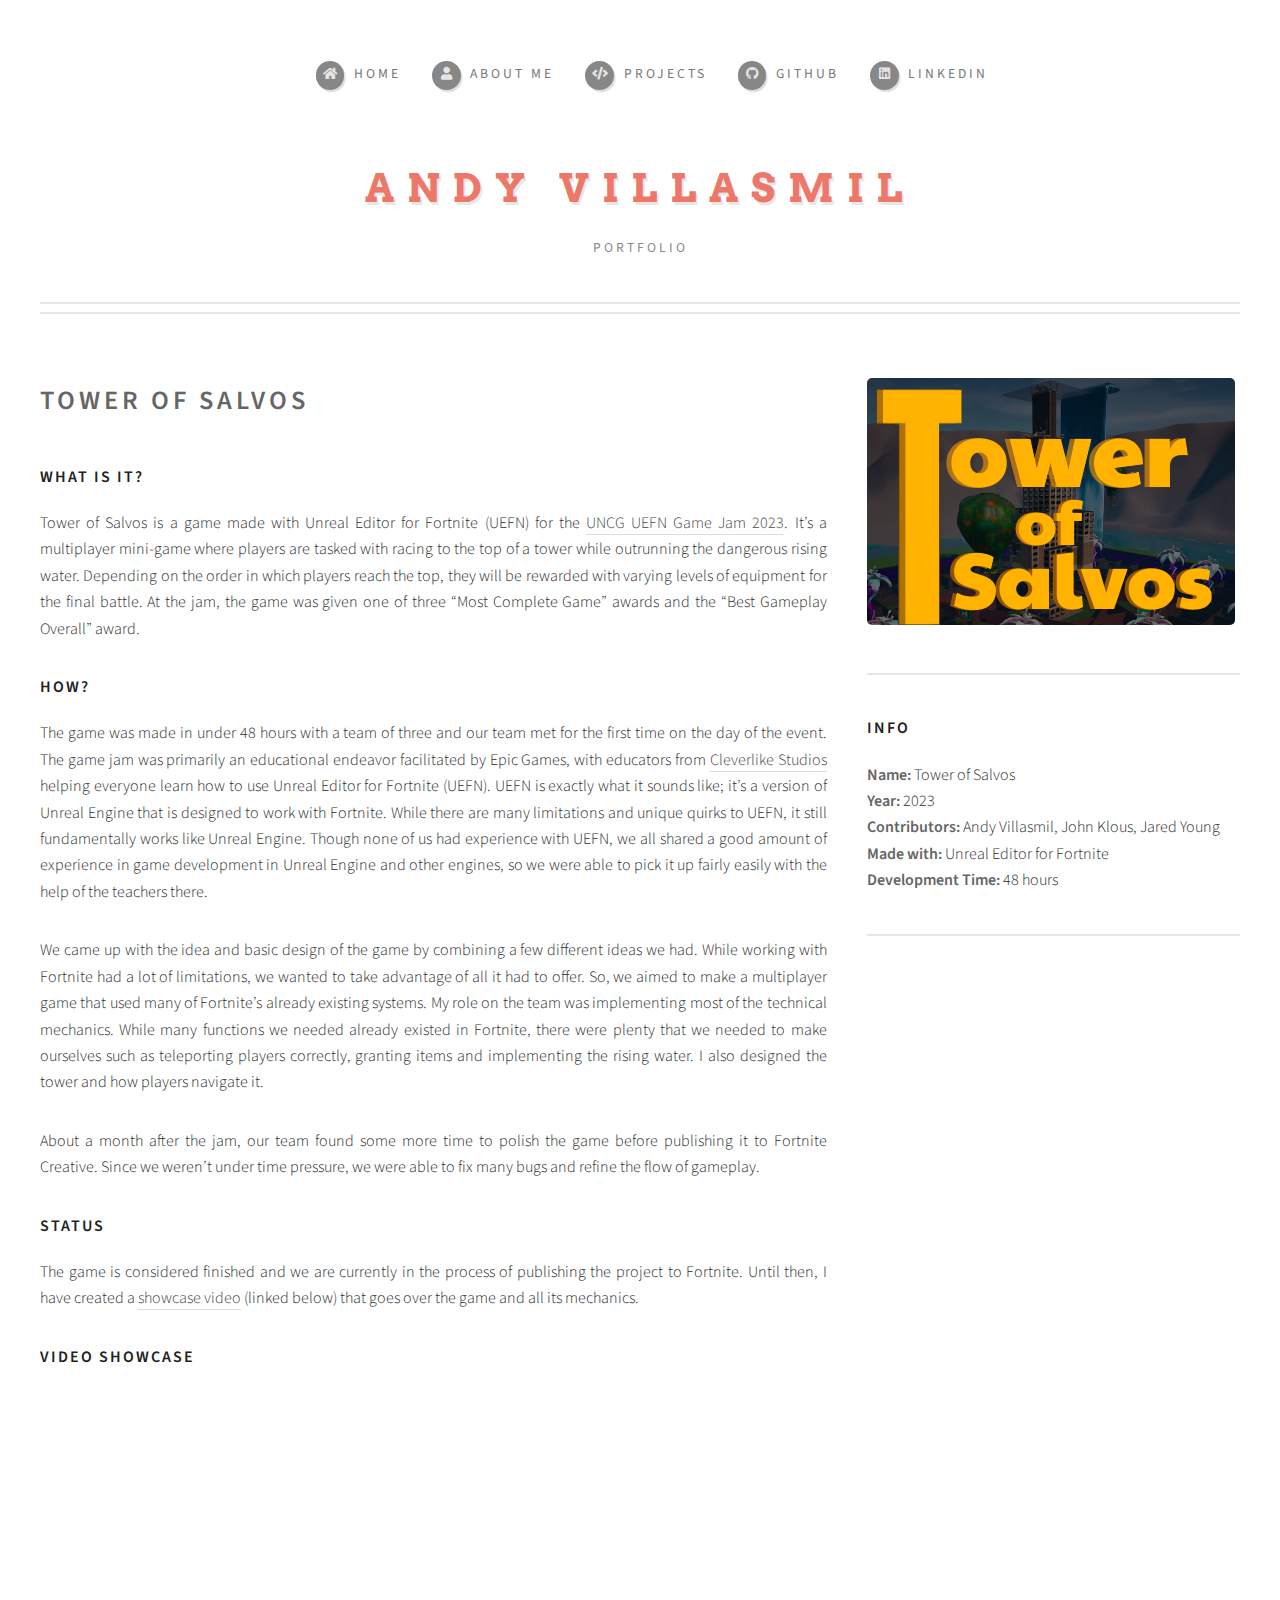
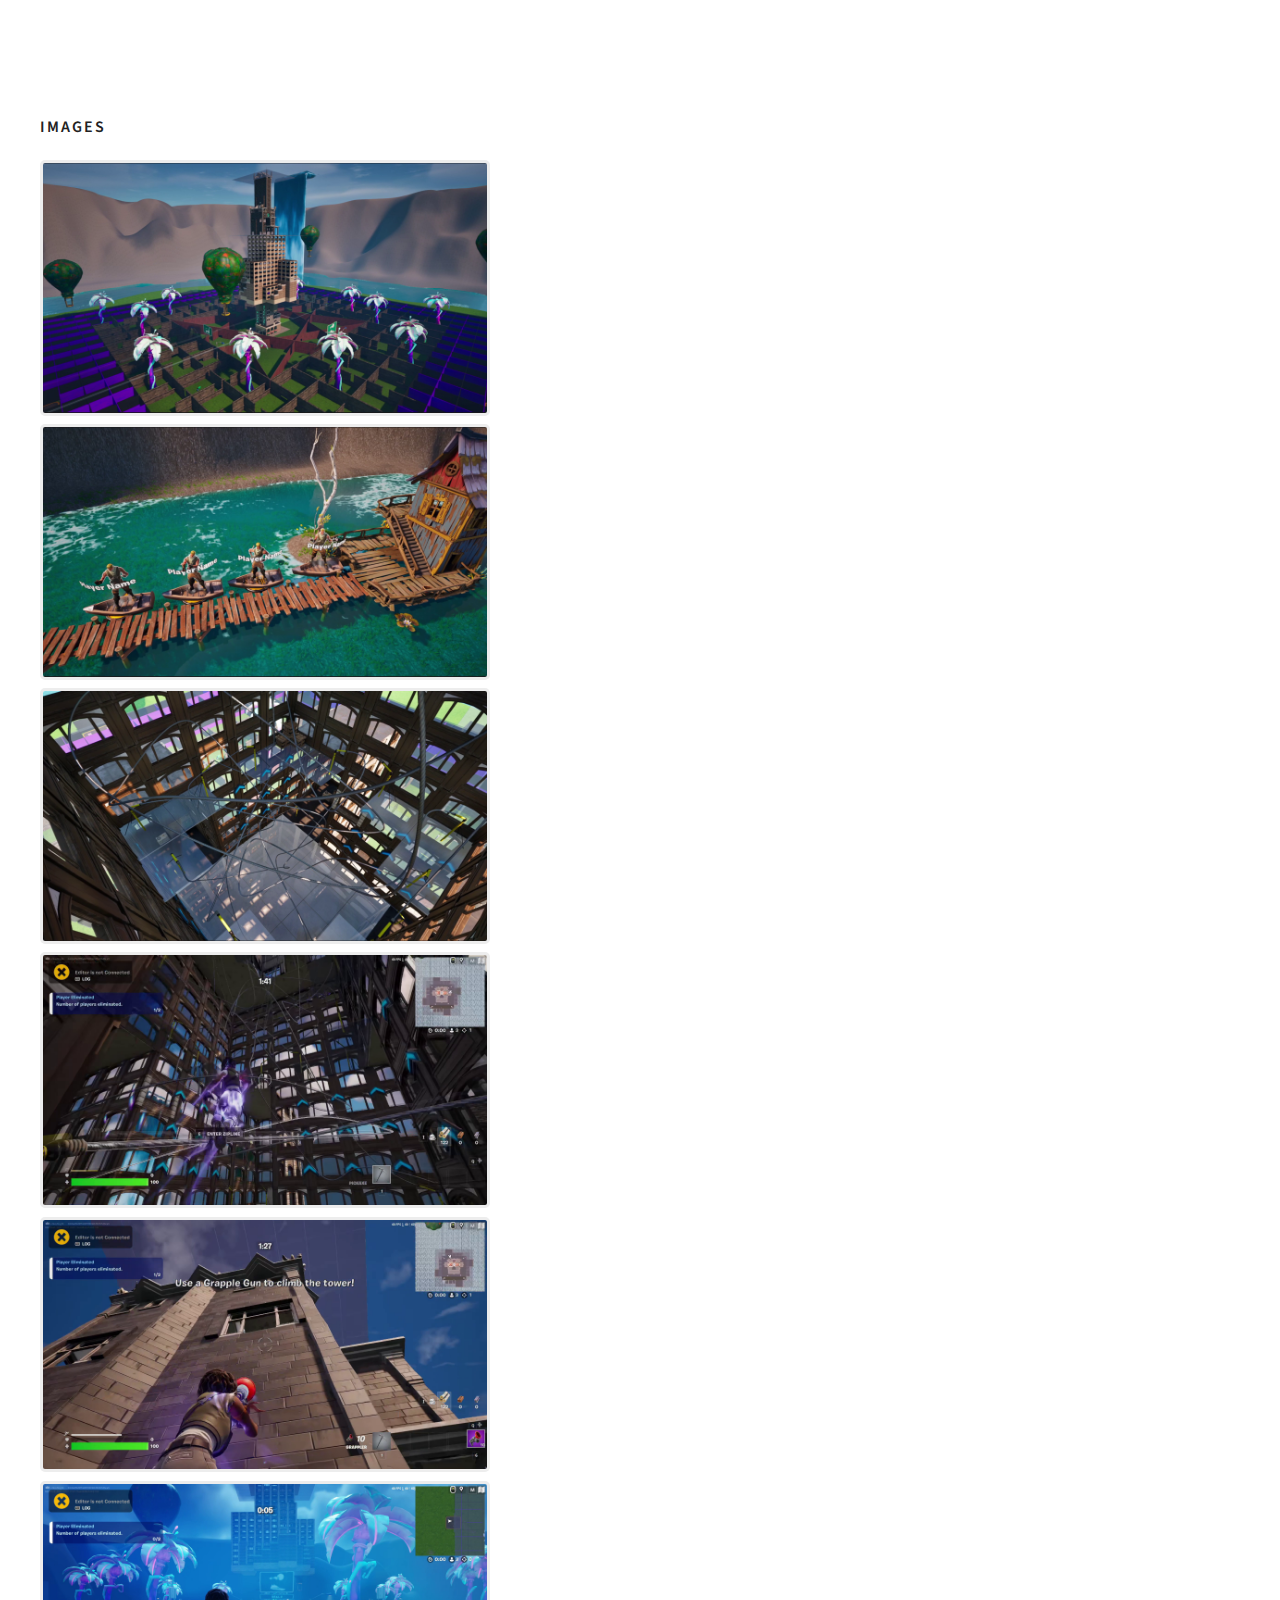
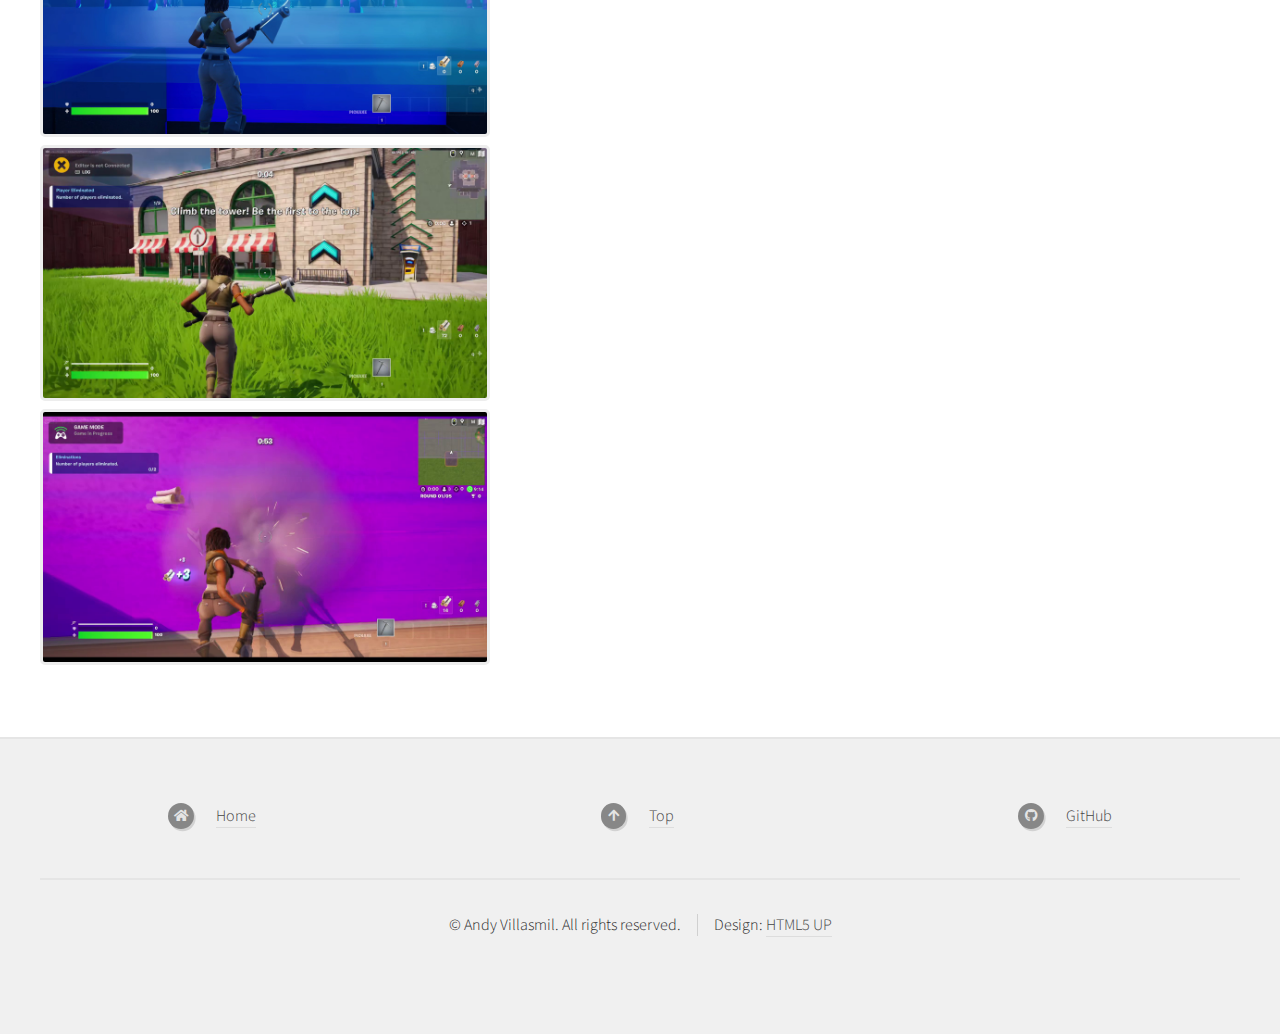
<file: pages/tower.html>
<!DOCTYPE HTML>
<!--
	Strongly Typed by HTML5 UP
	html5up.net | @ajlkn
	Free for personal and commercial use under the CCA 3.0 license (html5up.net/license)
-->
<html>
	<head>
		<title>Tower of Salvos - Andy Villasmil</title>
		<meta charset="utf-8" />
		<meta name="viewport" content="width=device-width, initial-scale=1, user-scalable=no" />
		<link rel="stylesheet" href="../assets/css/main.css" />
	</head>
	<body class="left-sidebar is-preload">
		<div id="page-wrapper">

			<!-- Header -->
			<section id="header">
				<div style="padding-top: 175px; padding-bottom: 50px;" class="container">
					<!-- Logo -->
					<h1 id="logo"><a href="../index.html">Andy Villasmil</a></h1>
					<p>Portfolio</p>

					<!-- Nav -->
					<nav id="nav">
						<ul>
							<li><a class="icon solid fa-home" href="../index.html"><span>Home</span></a></li>
							<li><a class="icon solid fa-user" href="../index.html#main"><span>About Me</span></a></li>
							<li>
								<a href="../index.html#features" class="icon solid fa-code"><span>Projects</span></a>
								<ul>
									<li><a href="harmonize.html#main">Harmonize</a></li>
									<li><a href="pebble.html#main">Pebble App Development</a>
										<ul class="dropotron" style="user-select: none; display: none; position: absolute;">
											<li style="white-space: nowrap;"><a href="pebble_layton.html#main" style="display: block;">Layton - Mini London</a></li>
											<li style="white-space: nowrap;"><a href="pebble_koishi.html#main" style="display: block;">Koishi Flashcards</a></li>
										</ul>
									</li>
									<li><a href="nogs.html#main">NoGS VPN Checker</a></li>
									<li><a href="lunar_golf.html#main">Lunar Golf VR</a></li>
									<li><a href="college_marketplace.html#main">College Marketplace</a></li>
									<li><a href="tower.html#main">Tower of Salvos</a></li>
									<li><a href="phases.html#main">Project Phases</a></li>
									<li><a href="portals.html#main">Parallel Portals</a></li>
									<li><a href="bindin.html#main">Bindin'</a></li>
								</ul>
							</li>
							<li ><a class="icon brands fa-github" href="https://github.com/robinfire110" target="_blank"><span>GitHub</span></a></li>
							<li><a class="icon brands fa-linkedin" href="https://www.linkedin.com/in/andyvillasmil/" target="_blank"><span>LinkedIn</span></a></li>
						</ul>
					</nav>
				</div>
			</section>

			<!-- Main -->
				<section id="main">
					<div class="container">
						<div class="row">
							<!-- Content -->
								<div id="content" class="col-8 col-12-medium">


									<!-- Post -->
										<article class="box post">
											<header>
												<h2><strong>Tower of Salvos</strong></h2>
											</header>
											<!--<span class="image featured"><img src="images/pic04.jpg" alt="" /></span>-->
											<h3>What is it?</h3>
											<p>Tower of Salvos is a game made with Unreal Editor for Fortnite (UEFN) for the <a href="https://esports.uncg.edu/game-jam/" target="_blank">UNCG UEFN Game Jam 2023</a>. It’s a multiplayer mini-game where players are tasked with racing to the top of a tower while outrunning the dangerous rising water. Depending on the order in which players reach the top, they will be rewarded with varying levels of equipment for the final battle. At the jam, the game was given one of three “Most Complete Game” awards and the “Best Gameplay Overall” award.</p>
											<h3>How?</h3>
											<p>The game was made in under 48 hours with a team of three and our team met for the first time on the day of the event. The game jam was primarily an educational endeavor facilitated by Epic Games, with educators from <a href="https://www.cleverlike.com/" target="_blank">Cleverlike Studios</a> helping everyone learn how to use Unreal Editor for Fortnite (UEFN). UEFN is exactly what it sounds like; it’s a version of Unreal Engine that is designed to work with Fortnite. While there are many limitations and unique quirks to UEFN, it still fundamentally works like Unreal Engine. Though none of us had experience with UEFN, we all shared a good amount of experience in game development in Unreal Engine and other engines, so we were able to pick it up fairly easily with the help of the teachers there.</p>	
											<p>We came up with the idea and basic design of the game by combining a few different ideas we had. While working with Fortnite had a lot of limitations, we wanted to take advantage of all it had to offer. So, we aimed to make a multiplayer game that used many of Fortnite’s already existing systems. My role on the team was implementing most of the technical mechanics. While many functions we needed already existed in Fortnite, there were plenty that we needed to make ourselves such as teleporting players correctly, granting items and implementing the rising water. I also designed the tower and how players navigate it.</p>
											<p>About a month after the jam, our team found some more time to polish the game before publishing it to Fortnite Creative. Since we weren’t under time pressure, we were able to fix many bugs and refine the flow of gameplay.</p>
											<h3>Status</h3>
											<p><!--The game is currently available to play on Fortnite. You can use the island code 123456789 to find it within the game.-->The game is considered finished and we are currently in the process of publishing the project to Fortnite. Until then, I have created a <a href="https://www.youtube.com/watch?v=Z5dWZ20Gpak">showcase video</a> (linked below) that goes over the game and all its mechanics.</p>
											<h3>Video Showcase</h3>
											<iframe width="560" height="315" src="https://www.youtube-nocookie.com/embed/Z5dWZ20Gpak?si=OExuDYQhYENFA5Bv" title="YouTube video player" frameborder="0" allow="accelerometer; autoplay; clipboard-write; encrypted-media; gyroscope; picture-in-picture; web-share" allowfullscreen></iframe>
											<h3>Images</h3>
											<img src="../images/tower/tower1.png" alt="Tower of Salvos Tower" id="modalImg"/>
											<img src="../images/tower/tower2.png" alt="Tower of Salvos Lobby Area" id="modalImg"/>
											<img src="../images/tower/tower3.png" alt="Tower of Salvos Ziplines" id="modalImg"/>
											<img src="../images/tower/tower4.png" alt="Tower of Salvos Gameplay 1" id="modalImg"/>
											<img src="../images/tower/tower5.png" alt="Tower of Salvos Gameplay 2" id="modalImg"/>
											<img src="../images/tower/tower6.png" alt="Tower of Salvos Gameplay 3" id="modalImg"/>
											<img src="../images/tower/tower7.png" alt="Tower of Salvos Gameplay 4" id="modalImg"/>
											<img src="../images/tower/tower8.png" alt="Tower of Salvos Gameplay 5" id="modalImg"/>
										</article>
								</div>

								<!-- Sidebar -->
								<div id="sidebar" class="col-4 col-12-medium">

									<!-- Highlights -->
										<section>
											<ul class="divided">
												<!--Banner-->
												<li>
													<article class="box highlight">
														<img src="../images/tower/tower_banner2.png" alt="Tower of Salvos Banner" style="border-radius: 5px">
													</article>
												</li>
												<li>
													<!-- Basic Info -->
													<article class="box highlight">
														<header>
															<h3>Info</h3>
														</header>
														<p><strong>Name: </strong>Tower of Salvos<br><strong>Year: </strong>2023<br><strong>Contributors: </strong> Andy Villasmil, John Klous, Jared Young<br><strong>Made with: </strong>Unreal Editor for Fortnite<br><strong>Development Time:</strong> 48 hours</p>
													</article>
												</li>
												<li>
													<!-- Play -->
													<!--
													<article class="box highlight">
														<header>
															<h3>Play Game</h3>
														</header>
														<a href="https://soltairus.itch.io/parallel-portals" class="image left" target="_blank"><img src="../images/itch.png" alt="GitHub Logo" style="max-width: 10em;"/></a>
														<p>FILL IN!!</p>
														<ul class="actions">
															<li><a href="https://soltairus.itch.io/parallel-portals" class="button icon solid fa-gamepad" target="_blank">Play</a></li>
														</ul>
													</article>
													-->
												</li>
											</ul>
										</section>

									</div>
						</div>
					</div>
				</section>

			<!-- Footer -->
			<section id="footer">
				<div class="container">
					<ul class="icons">
						<li class="icon solid fa-home" style="padding-top: 0; padding-bottom: 1em;"><a href="../index.html">Home</a></li>
						<li class="icon solid fa-arrow-up" style="padding-top: 0; padding-bottom: 1em"><a href="#">Top</a></li>
						<li class="icon brands fa-github" style="padding-top: 0; padding-bottom: 1em"><a href="https://github.com/robinfire110" target="_blank">GitHub</a></li>
					</ul>
				</div>
				<div id="copyright" class="container">
					<ul class="links">
						<li>&copy; Andy Villasmil. All rights reserved.</li><li>Design: <a href="http://html5up.net">HTML5 UP</a></li>
					</ul>
				</div>
			</section>

			<!-- The Modal -->
			<div id="myModal" class="modal">

				<!-- The Close Button -->
				<span class="close">&times;</span>
			
				<!-- Modal Content (The Image) -->
				<img class="modal-content" id="img01">
			
				<!-- Modal Caption (Image Text) -->
				<div id="caption"></div>
			</div>
		</div>

		<!-- Scripts -->
		<script src="../assets/js/jquery.min.js"></script>
		<script src="../assets/js/jquery.dropotron.min.js"></script>
		<script src="../assets/js/browser.min.js"></script>
		<script src="../assets/js/breakpoints.min.js"></script>
		<script src="../assets/js/util.js"></script>
		<script src="../assets/js/main.js"></script>

	</body>
</html>
</file>
<file: assets/css/main.css>
@import url("fontawesome-all.min.css");
@import url("https://fonts.googleapis.com/css?family=Source+Sans+Pro:300,400,600|Arvo:700");

/*
	Strongly Typed by HTML5 UP
	html5up.net | @ajlkn
	Free for personal and commercial use under the CCA 3.0 license (html5up.net/license)
*/

html, body, div, span, applet, object,
iframe, h1, h2, h3, h4, h5, h6, p, blockquote,
pre, a, abbr, acronym, address, big, cite,
code, del, dfn, em, img, ins, kbd, q, s, samp,
small, strike, strong, sub, sup, tt, var, b,
u, i, center, dl, dt, dd, ol, ul, li, fieldset,
form, label, legend, table, caption, tbody,
tfoot, thead, tr, th, td, article, aside,
canvas, details, embed, figure, figcaption,
footer, header, hgroup, menu, nav, output, ruby,
section, summary, time, mark, audio, video {
	margin: 0;
	padding: 0;
	border: 0;
	font-size: 100%;
	font: inherit;
	vertical-align: baseline;}

article, aside, details, figcaption, figure,
footer, header, hgroup, menu, nav, section {
	display: block;}

body {
	line-height: 1;
}

ol, ul {
	list-style: none;
}

blockquote, q {
	quotes: none;
}

	blockquote:before, blockquote:after, q:before, q:after {
		content: '';
		content: none;
	}

table {
	border-collapse: collapse;
	border-spacing: 0;
}

body {
	-webkit-text-size-adjust: none;
}

mark {
	background-color: transparent;
	color: inherit;
}

input::-moz-focus-inner {
	border: 0;
	padding: 0;
}

input, select, textarea {
	-moz-appearance: none;
	-webkit-appearance: none;
	-ms-appearance: none;
	appearance: none;
}

/* Basic */

	html {
		box-sizing: border-box;
	}

	*, *:before, *:after {
		box-sizing: inherit;
	}

	body {
		background: #f0f0f0;
	}

		body.is-preload *, body.is-preload *:before, body.is-preload *:after {
			-moz-animation: none !important;
			-webkit-animation: none !important;
			-ms-animation: none !important;
			animation: none !important;
			-moz-transition: none !important;
			-webkit-transition: none !important;
			-ms-transition: none !important;
			transition: none !important;
		}

	body, input, textarea, select {
		font-family: 'Source Sans Pro';
		font-weight: 300;
		color: #2b2b2b;
		line-height: 1.65em;
		font-size: 15pt;
	}

	h1, h2, h3, h4, h5, h6 {
		font-weight: 600;
		text-transform: uppercase;
		color: #222;
	}

	h1 a, h2 a, h3 a, h4 a, h5 a, h6 a {
		color: inherit;
		text-decoration: none;
		border: 0;
	}

	h2 {
		font-size: 1.65em;
		font-weight: 400;
		letter-spacing: 4px;
		margin: 0 0 1.5em 0;
		line-height: 1.75em;
	}

	h3 {
		font-size: 1em;
		letter-spacing: 2px;
		margin: 0 0 1.25em 0;
	}

	a {
		-moz-transition: color 0.25s ease-in-out, border-bottom-color 0.25s ease-in-out;
		-webkit-transition: color 0.25s ease-in-out, border-bottom-color 0.25s ease-in-out;
		-ms-transition: color 0.25s ease-in-out, border-bottom-color 0.25s ease-in-out;
		transition: color 0.25s ease-in-out, border-bottom-color 0.25s ease-in-out;
		color: #444;
		text-decoration: none;
		border-bottom: solid 1px #ddd;
	}

		a strong {
			-moz-transition: color 0.25s ease-in-out, border-bottom-color 0.25s ease-in-out;
			-webkit-transition: color 0.25s ease-in-out, border-bottom-color 0.25s ease-in-out;
			-ms-transition: color 0.25s ease-in-out, border-bottom-color 0.25s ease-in-out;
			transition: color 0.25s ease-in-out, border-bottom-color 0.25s ease-in-out;
		}

		a:hover {
			color: #ed786a;
			border-bottom-color: rgba(255, 255, 255, 0);
		}

			a:hover strong {
				color: #ed786a;
			}

	strong, b {
		font-weight: 600;
		color: #666;
	}

	em, i {
		font-style: italic;
	}

	sub {
		position: relative;
		top: 0.5em;
		font-size: 0.8em;
	}

	sup {
		position: relative;
		top: -0.5em;
		font-size: 0.8em;
	}

	hr {
		border: 0;
		border-top: solid 1px #ddd;
	}

	blockquote {
		border-left: solid 0.5em #ddd;
		padding: 1em 0 1em 2em;
		font-style: italic;
	}

	p {
		text-align: justify;
		margin-bottom: 2em;
	}

	ul, ol, dl, table, blockquote {
		margin-bottom: 2em;
	}

	br.clear {
		clear: both;
	}

/* Container */

	.container {
		margin: 0 auto;
		max-width: 100%;
		width: 76em;
	}

		@media screen and (max-width: 1680px) {

			.container {
				width: 68em;
			}

		}

		@media screen and (max-width: 1280px) {

			.container {
				width: calc(100% - 80px);
			}

		}

		@media screen and (max-width: 980px) {

			.container {
				width: calc(100% - 100px);
			}

		}

		@media screen and (max-width: 736px) {

			.container {
				width: calc(100% - 40px);
			}

		}

/* Row */

	.row {
		display: flex;
		flex-wrap: wrap;
		box-sizing: border-box;
		align-items: stretch;
	}

		.row > * {
			box-sizing: border-box;
		}

		.row.gtr-uniform > * > :last-child {
			margin-bottom: 0;
		}

		.row.aln-left {
			justify-content: flex-start;
		}

		.row.aln-center {
			justify-content: center;
		}

		.row.aln-right {
			justify-content: flex-end;
		}

		.row.aln-top {
			align-items: flex-start;
		}

		.row.aln-middle {
			align-items: center;
		}

		.row.aln-bottom {
			align-items: flex-end;
		}

		.row > .imp {
			order: -1;
		}

		.row > .col-1 {
			width: 8.33333%;
		}

		.row > .off-1 {
			margin-left: 8.33333%;
		}

		.row > .col-2 {
			width: 16.66667%;
		}

		.row > .off-2 {
			margin-left: 16.66667%;
		}

		.row > .col-3 {
			width: 25%;
		}

		.row > .off-3 {
			margin-left: 25%;
		}

		.row > .col-4 {
			width: 33.33333%;
		}

		.row > .off-4 {
			margin-left: 33.33333%;
		}

		.row > .col-5 {
			width: 41.66667%;
		}

		.row > .off-5 {
			margin-left: 41.66667%;
		}

		.row > .col-6 {
			width: 50%;
		}

		.row > .off-6 {
			margin-left: 50%;
		}

		.row > .col-7 {
			width: 58.33333%;
		}

		.row > .off-7 {
			margin-left: 58.33333%;
		}

		.row > .col-8 {
			width: 66.66667%;
		}

		.row > .off-8 {
			margin-left: 66.66667%;
		}

		.row > .col-9 {
			width: 75%;
		}

		.row > .off-9 {
			margin-left: 75%;
		}

		.row > .col-10 {
			width: 83.33333%;
		}

		.row > .off-10 {
			margin-left: 83.33333%;
		}

		.row > .col-11 {
			width: 91.66667%;
		}

		.row > .off-11 {
			margin-left: 91.66667%;
		}

		.row > .col-12 {
			width: 100%;
		}

		.row > .off-12 {
			margin-left: 100%;
		}

		.row.gtr-0 {
			margin-top: 0px;
			margin-left: 0px;
		}

			.row.gtr-0 > * {
				padding: 0px 0 0 0px;
			}

			.row.gtr-0.gtr-uniform {
				margin-top: 0px;
			}

				.row.gtr-0.gtr-uniform > * {
					padding-top: 0px;
				}

		.row.gtr-25 {
			margin-top: -12.5px;
			margin-left: -12.5px;
		}

			.row.gtr-25 > * {
				padding: 12.5px 0 0 12.5px;
			}

			.row.gtr-25.gtr-uniform {
				margin-top: -12.5px;
			}

				.row.gtr-25.gtr-uniform > * {
					padding-top: 12.5px;
				}

		.row.gtr-50 {
			margin-top: -25px;
			margin-left: -25px;
		}

			.row.gtr-50 > * {
				padding: 25px 0 0 25px;
			}

			.row.gtr-50.gtr-uniform {
				margin-top: -25px;
			}

				.row.gtr-50.gtr-uniform > * {
					padding-top: 25px;
				}

		.row {
			margin-top: -50px;
			margin-left: -50px;
		}

			.row > * {
				padding: 50px 0 0 50px;
			}

			.row.gtr-uniform {
				margin-top: -50px;
			}

				.row.gtr-uniform > * {
					padding-top: 50px;
				}

		.row.gtr-150 {
			margin-top: -75px;
			margin-left: -75px;
		}

			.row.gtr-150 > * {
				padding: 75px 0 0 75px;
			}

			.row.gtr-150.gtr-uniform {
				margin-top: -75px;
			}

				.row.gtr-150.gtr-uniform > * {
					padding-top: 75px;
				}

		.row.gtr-200 {
			margin-top: -100px;
			margin-left: -100px;
		}

			.row.gtr-200 > * {
				padding: 100px 0 0 100px;
			}

			.row.gtr-200.gtr-uniform {
				margin-top: -100px;
			}

				.row.gtr-200.gtr-uniform > * {
					padding-top: 100px;
				}

		@media screen and (max-width: 1680px) {

			.row {
				display: flex;
				flex-wrap: wrap;
				box-sizing: border-box;
				align-items: stretch;
			}

				.row > * {
					box-sizing: border-box;
				}

				.row.gtr-uniform > * > :last-child {
					margin-bottom: 0;
				}

				.row.aln-left {
					justify-content: flex-start;
				}

				.row.aln-center {
					justify-content: center;
				}

				.row.aln-right {
					justify-content: flex-end;
				}

				.row.aln-top {
					align-items: flex-start;
				}

				.row.aln-middle {
					align-items: center;
				}

				.row.aln-bottom {
					align-items: flex-end;
				}

				.row > .imp-xlarge {
					order: -1;
				}

				.row > .col-1-xlarge {
					width: 8.33333%;
				}

				.row > .off-1-xlarge {
					margin-left: 8.33333%;
				}

				.row > .col-2-xlarge {
					width: 16.66667%;
				}

				.row > .off-2-xlarge {
					margin-left: 16.66667%;
				}

				.row > .col-3-xlarge {
					width: 25%;
				}

				.row > .off-3-xlarge {
					margin-left: 25%;
				}

				.row > .col-4-xlarge {
					width: 33.33333%;
				}

				.row > .off-4-xlarge {
					margin-left: 33.33333%;
				}

				.row > .col-5-xlarge {
					width: 41.66667%;
				}

				.row > .off-5-xlarge {
					margin-left: 41.66667%;
				}

				.row > .col-6-xlarge {
					width: 50%;
				}

				.row > .off-6-xlarge {
					margin-left: 50%;
				}

				.row > .col-7-xlarge {
					width: 58.33333%;
				}

				.row > .off-7-xlarge {
					margin-left: 58.33333%;
				}

				.row > .col-8-xlarge {
					width: 66.66667%;
				}

				.row > .off-8-xlarge {
					margin-left: 66.66667%;
				}

				.row > .col-9-xlarge {
					width: 75%;
				}

				.row > .off-9-xlarge {
					margin-left: 75%;
				}

				.row > .col-10-xlarge {
					width: 83.33333%;
				}

				.row > .off-10-xlarge {
					margin-left: 83.33333%;
				}

				.row > .col-11-xlarge {
					width: 91.66667%;
				}

				.row > .off-11-xlarge {
					margin-left: 91.66667%;
				}

				.row > .col-12-xlarge {
					width: 100%;
				}

				.row > .off-12-xlarge {
					margin-left: 100%;
				}

				.row.gtr-0 {
					margin-top: 0px;
					margin-left: 0px;
				}

					.row.gtr-0 > * {
						padding: 0px 0 0 0px;
					}

					.row.gtr-0.gtr-uniform {
						margin-top: 0px;
					}

						.row.gtr-0.gtr-uniform > * {
							padding-top: 0px;
						}

				.row.gtr-25 {
					margin-top: -12.5px;
					margin-left: -12.5px;
				}

					.row.gtr-25 > * {
						padding: 12.5px 0 0 12.5px;
					}

					.row.gtr-25.gtr-uniform {
						margin-top: -12.5px;
					}

						.row.gtr-25.gtr-uniform > * {
							padding-top: 12.5px;
						}

				.row.gtr-50 {
					margin-top: -25px;
					margin-left: -25px;
				}

					.row.gtr-50 > * {
						padding: 25px 0 0 25px;
					}

					.row.gtr-50.gtr-uniform {
						margin-top: -25px;
					}

						.row.gtr-50.gtr-uniform > * {
							padding-top: 25px;
						}

				.row {
					margin-top: -50px;
					margin-left: -50px;
				}

					.row > * {
						padding: 50px 0 0 50px;
					}

					.row.gtr-uniform {
						margin-top: -50px;
					}

						.row.gtr-uniform > * {
							padding-top: 50px;
						}

				.row.gtr-150 {
					margin-top: -75px;
					margin-left: -75px;
				}

					.row.gtr-150 > * {
						padding: 75px 0 0 75px;
					}

					.row.gtr-150.gtr-uniform {
						margin-top: -75px;
					}

						.row.gtr-150.gtr-uniform > * {
							padding-top: 75px;
						}

				.row.gtr-200 {
					margin-top: -100px;
					margin-left: -100px;
				}

					.row.gtr-200 > * {
						padding: 100px 0 0 100px;
					}

					.row.gtr-200.gtr-uniform {
						margin-top: -100px;
					}

						.row.gtr-200.gtr-uniform > * {
							padding-top: 100px;
						}

		}

		@media screen and (max-width: 1280px) {

			.row {
				display: flex;
				flex-wrap: wrap;
				box-sizing: border-box;
				align-items: stretch;
			}

				.row > * {
					box-sizing: border-box;
				}

				.row.gtr-uniform > * > :last-child {
					margin-bottom: 0;
				}

				.row.aln-left {
					justify-content: flex-start;
				}

				.row.aln-center {
					justify-content: center;
				}

				.row.aln-right {
					justify-content: flex-end;
				}

				.row.aln-top {
					align-items: flex-start;
				}

				.row.aln-middle {
					align-items: center;
				}

				.row.aln-bottom {
					align-items: flex-end;
				}

				.row > .imp-large {
					order: -1;
				}

				.row > .col-1-large {
					width: 8.33333%;
				}

				.row > .off-1-large {
					margin-left: 8.33333%;
				}

				.row > .col-2-large {
					width: 16.66667%;
				}

				.row > .off-2-large {
					margin-left: 16.66667%;
				}

				.row > .col-3-large {
					width: 25%;
				}

				.row > .off-3-large {
					margin-left: 25%;
				}

				.row > .col-4-large {
					width: 33.33333%;
				}

				.row > .off-4-large {
					margin-left: 33.33333%;
				}

				.row > .col-5-large {
					width: 41.66667%;
				}

				.row > .off-5-large {
					margin-left: 41.66667%;
				}

				.row > .col-6-large {
					width: 50%;
				}

				.row > .off-6-large {
					margin-left: 50%;
				}

				.row > .col-7-large {
					width: 58.33333%;
				}

				.row > .off-7-large {
					margin-left: 58.33333%;
				}

				.row > .col-8-large {
					width: 66.66667%;
				}

				.row > .off-8-large {
					margin-left: 66.66667%;
				}

				.row > .col-9-large {
					width: 75%;
				}

				.row > .off-9-large {
					margin-left: 75%;
				}

				.row > .col-10-large {
					width: 83.33333%;
				}

				.row > .off-10-large {
					margin-left: 83.33333%;
				}

				.row > .col-11-large {
					width: 91.66667%;
				}

				.row > .off-11-large {
					margin-left: 91.66667%;
				}

				.row > .col-12-large {
					width: 100%;
				}

				.row > .off-12-large {
					margin-left: 100%;
				}

				.row.gtr-0 {
					margin-top: 0px;
					margin-left: 0px;
				}

					.row.gtr-0 > * {
						padding: 0px 0 0 0px;
					}

					.row.gtr-0.gtr-uniform {
						margin-top: 0px;
					}

						.row.gtr-0.gtr-uniform > * {
							padding-top: 0px;
						}

				.row.gtr-25 {
					margin-top: -10px;
					margin-left: -10px;
				}

					.row.gtr-25 > * {
						padding: 10px 0 0 10px;
					}

					.row.gtr-25.gtr-uniform {
						margin-top: -10px;
					}

						.row.gtr-25.gtr-uniform > * {
							padding-top: 10px;
						}

				.row.gtr-50 {
					margin-top: -20px;
					margin-left: -20px;
				}

					.row.gtr-50 > * {
						padding: 20px 0 0 20px;
					}

					.row.gtr-50.gtr-uniform {
						margin-top: -20px;
					}

						.row.gtr-50.gtr-uniform > * {
							padding-top: 20px;
						}

				.row {
					margin-top: -40px;
					margin-left: -40px;
				}

					.row > * {
						padding: 40px 0 0 40px;
					}

					.row.gtr-uniform {
						margin-top: -40px;
					}

						.row.gtr-uniform > * {
							padding-top: 40px;
						}

				.row.gtr-150 {
					margin-top: -60px;
					margin-left: -60px;
				}

					.row.gtr-150 > * {
						padding: 60px 0 0 60px;
					}

					.row.gtr-150.gtr-uniform {
						margin-top: -60px;
					}

						.row.gtr-150.gtr-uniform > * {
							padding-top: 60px;
						}

				.row.gtr-200 {
					margin-top: -80px;
					margin-left: -80px;
				}

					.row.gtr-200 > * {
						padding: 80px 0 0 80px;
					}

					.row.gtr-200.gtr-uniform {
						margin-top: -80px;
					}

						.row.gtr-200.gtr-uniform > * {
							padding-top: 80px;
						}

		}

		@media screen and (max-width: 980px) {

			.row {
				display: flex;
				flex-wrap: wrap;
				box-sizing: border-box;
				align-items: stretch;
			}

				.row > * {
					box-sizing: border-box;
				}

				.row.gtr-uniform > * > :last-child {
					margin-bottom: 0;
				}

				.row.aln-left {
					justify-content: flex-start;
				}

				.row.aln-center {
					justify-content: center;
				}

				.row.aln-right {
					justify-content: flex-end;
				}

				.row.aln-top {
					align-items: flex-start;
				}

				.row.aln-middle {
					align-items: center;
				}

				.row.aln-bottom {
					align-items: flex-end;
				}

				.row > .imp-medium {
					order: -1;
				}

				.row > .col-1-medium {
					width: 8.33333%;
				}

				.row > .off-1-medium {
					margin-left: 8.33333%;
				}

				.row > .col-2-medium {
					width: 16.66667%;
				}

				.row > .off-2-medium {
					margin-left: 16.66667%;
				}

				.row > .col-3-medium {
					width: 25%;
				}

				.row > .off-3-medium {
					margin-left: 25%;
				}

				.row > .col-4-medium {
					width: 33.33333%;
				}

				.row > .off-4-medium {
					margin-left: 33.33333%;
				}

				.row > .col-5-medium {
					width: 41.66667%;
				}

				.row > .off-5-medium {
					margin-left: 41.66667%;
				}

				.row > .col-6-medium {
					width: 50%;
				}

				.row > .off-6-medium {
					margin-left: 50%;
				}

				.row > .col-7-medium {
					width: 58.33333%;
				}

				.row > .off-7-medium {
					margin-left: 58.33333%;
				}

				.row > .col-8-medium {
					width: 66.66667%;
				}

				.row > .off-8-medium {
					margin-left: 66.66667%;
				}

				.row > .col-9-medium {
					width: 75%;
				}

				.row > .off-9-medium {
					margin-left: 75%;
				}

				.row > .col-10-medium {
					width: 83.33333%;
				}

				.row > .off-10-medium {
					margin-left: 83.33333%;
				}

				.row > .col-11-medium {
					width: 91.66667%;
				}

				.row > .off-11-medium {
					margin-left: 91.66667%;
				}

				.row > .col-12-medium {
					width: 100%;
				}

				.row > .off-12-medium {
					margin-left: 100%;
				}

				.row.gtr-0 {
					margin-top: 0px;
					margin-left: 0px;
				}

					.row.gtr-0 > * {
						padding: 0px 0 0 0px;
					}

					.row.gtr-0.gtr-uniform {
						margin-top: 0px;
					}

						.row.gtr-0.gtr-uniform > * {
							padding-top: 0px;
						}

				.row.gtr-25 {
					margin-top: -12.5px;
					margin-left: -12.5px;
				}

					.row.gtr-25 > * {
						padding: 12.5px 0 0 12.5px;
					}

					.row.gtr-25.gtr-uniform {
						margin-top: -12.5px;
					}

						.row.gtr-25.gtr-uniform > * {
							padding-top: 12.5px;
						}

				.row.gtr-50 {
					margin-top: -25px;
					margin-left: -25px;
				}

					.row.gtr-50 > * {
						padding: 25px 0 0 25px;
					}

					.row.gtr-50.gtr-uniform {
						margin-top: -25px;
					}

						.row.gtr-50.gtr-uniform > * {
							padding-top: 25px;
						}

				.row {
					margin-top: -50px;
					margin-left: -50px;
				}

					.row > * {
						padding: 50px 0 0 50px;
					}

					.row.gtr-uniform {
						margin-top: -50px;
					}

						.row.gtr-uniform > * {
							padding-top: 50px;
						}

				.row.gtr-150 {
					margin-top: -75px;
					margin-left: -75px;
				}

					.row.gtr-150 > * {
						padding: 75px 0 0 75px;
					}

					.row.gtr-150.gtr-uniform {
						margin-top: -75px;
					}

						.row.gtr-150.gtr-uniform > * {
							padding-top: 75px;
						}

				.row.gtr-200 {
					margin-top: -100px;
					margin-left: -100px;
				}

					.row.gtr-200 > * {
						padding: 100px 0 0 100px;
					}

					.row.gtr-200.gtr-uniform {
						margin-top: -100px;
					}

						.row.gtr-200.gtr-uniform > * {
							padding-top: 100px;
						}

		}

		@media screen and (max-width: 736px) {

			.row {
				display: flex;
				flex-wrap: wrap;
				box-sizing: border-box;
				align-items: stretch;
			}

				.row > * {
					box-sizing: border-box;
				}

				.row.gtr-uniform > * > :last-child {
					margin-bottom: 0;
				}

				.row.aln-left {
					justify-content: flex-start;
				}

				.row.aln-center {
					justify-content: center;
				}

				.row.aln-right {
					justify-content: flex-end;
				}

				.row.aln-top {
					align-items: flex-start;
				}

				.row.aln-middle {
					align-items: center;
				}

				.row.aln-bottom {
					align-items: flex-end;
				}

				.row > .imp-small {
					order: -1;
				}

				.row > .col-1-small {
					width: 8.33333%;
				}

				.row > .off-1-small {
					margin-left: 8.33333%;
				}

				.row > .col-2-small {
					width: 16.66667%;
				}

				.row > .off-2-small {
					margin-left: 16.66667%;
				}

				.row > .col-3-small {
					width: 25%;
				}

				.row > .off-3-small {
					margin-left: 25%;
				}

				.row > .col-4-small {
					width: 33.33333%;
				}

				.row > .off-4-small {
					margin-left: 33.33333%;
				}

				.row > .col-5-small {
					width: 41.66667%;
				}

				.row > .off-5-small {
					margin-left: 41.66667%;
				}

				.row > .col-6-small {
					width: 50%;
				}

				.row > .off-6-small {
					margin-left: 50%;
				}

				.row > .col-7-small {
					width: 58.33333%;
				}

				.row > .off-7-small {
					margin-left: 58.33333%;
				}

				.row > .col-8-small {
					width: 66.66667%;
				}

				.row > .off-8-small {
					margin-left: 66.66667%;
				}

				.row > .col-9-small {
					width: 75%;
				}

				.row > .off-9-small {
					margin-left: 75%;
				}

				.row > .col-10-small {
					width: 83.33333%;
				}

				.row > .off-10-small {
					margin-left: 83.33333%;
				}

				.row > .col-11-small {
					width: 91.66667%;
				}

				.row > .off-11-small {
					margin-left: 91.66667%;
				}

				.row > .col-12-small {
					width: 100%;
				}

				.row > .off-12-small {
					margin-left: 100%;
				}

				.row.gtr-0 {
					margin-top: 0px;
					margin-left: 0px;
				}

					.row.gtr-0 > * {
						padding: 0px 0 0 0px;
					}

					.row.gtr-0.gtr-uniform {
						margin-top: 0px;
					}

						.row.gtr-0.gtr-uniform > * {
							padding-top: 0px;
						}

				.row.gtr-25 {
					margin-top: -7.5px;
					margin-left: -7.5px;
				}

					.row.gtr-25 > * {
						padding: 7.5px 0 0 7.5px;
					}

					.row.gtr-25.gtr-uniform {
						margin-top: -7.5px;
					}

						.row.gtr-25.gtr-uniform > * {
							padding-top: 7.5px;
						}

				.row.gtr-50 {
					margin-top: -15px;
					margin-left: -15px;
				}

					.row.gtr-50 > * {
						padding: 15px 0 0 15px;
					}

					.row.gtr-50.gtr-uniform {
						margin-top: -15px;
					}

						.row.gtr-50.gtr-uniform > * {
							padding-top: 15px;
						}

				.row {
					margin-top: -30px;
					margin-left: -30px;
				}

					.row > * {
						padding: 30px 0 0 30px;
					}

					.row.gtr-uniform {
						margin-top: -30px;
					}

						.row.gtr-uniform > * {
							padding-top: 30px;
						}

				.row.gtr-150 {
					margin-top: -45px;
					margin-left: -45px;
				}

					.row.gtr-150 > * {
						padding: 45px 0 0 45px;
					}

					.row.gtr-150.gtr-uniform {
						margin-top: -45px;
					}

						.row.gtr-150.gtr-uniform > * {
							padding-top: 45px;
						}

				.row.gtr-200 {
					margin-top: -60px;
					margin-left: -60px;
				}

					.row.gtr-200 > * {
						padding: 60px 0 0 60px;
					}

					.row.gtr-200.gtr-uniform {
						margin-top: -60px;
					}

						.row.gtr-200.gtr-uniform > * {
							padding-top: 60px;
						}

		}

/* Sections/Article */

	section, article {
		margin-bottom: 3em;
	}

	section > :last-child,
	article > :last-child,
	section:last-child,
	article:last-child {
		margin-bottom: 0;
	}

/* Image */

	.image {
		-moz-transition: opacity 0.25s ease-in-out;
		-webkit-transition: opacity 0.25s ease-in-out;
		-ms-transition: opacity 0.25s ease-in-out;
		transition: opacity 0.25s ease-in-out;
		display: inline-block;
		border: solid 6px #ebebeb !important;
	}

		.image:hover {
			opacity: 0.9;
		}

		.image img {
			display: block;
			width: 100%;
		}

		.image.fit {
			display: block;
			width: 100%;
		}

		.image.featured {
			display: block;
			width: 100%;
			margin: 0 0 3.5em 0;
		}

		.image.left {
			float: left;
			margin: 0 1.5em 1.5em 0;
			position: relative;
			top: 0.5em;
		}

		.image.centered {
			display: block;
			margin: 0 0 2em 0;
		}

			.image.centered img {
				margin: 0 auto;
				width: auto;
			}

/* List */

	ul {
		list-style: disc;
		padding-left: 1em;
	}

		ul li {
			padding-left: 0.5em;
			margin: 0.75em 0 0.75em 0;
		}

			ul li:first-child {
				margin-top: 0;
			}

	ol {
		list-style: decimal;
		padding-left: 1em;
	}

		ol li {
			padding-left: 0.5em;
			margin: 0.75em 0 0.75em 0;
		}

			ol li:first-child {
				margin-top: 0;
			}

/* Links */

	ul.links {
		list-style: none;
		padding-left: 0;
	}

		ul.links li {
			display: inline;
			border-left: solid 1px #d0d0d0;
			padding-left: 1em;
			margin: 0 0 0 1em;
		}

			ul.links li:first-child {
				margin-left: 0;
				padding-left: 0;
				border-left: 0;
			}

/* Actions */

	ul.actions {
		margin-top: 2.5em;
		clear: both;
		list-style: none;
		padding-left: 0;
	}

		ul.actions li {
			padding-left: 0;
			display: inline-block;
			margin: 0 0 0 1em;
		}

			ul.actions li:first-child {
				margin-left: 0;
			}

/* Divided */

	ul.divided {
		list-style: none;
		padding-left: 0;
	}

		ul.divided li {
			border-top: solid 2px #e5e5e5;
			padding-left: 0;
			margin: 2.5em 0 0 0;
			padding: 2.5em 0 0 0;
		}

			ul.divided li:first-child {
				border-top: 0;
				margin-top: 0;
				padding-top: 0;
			}

/* Icons */

	ul.icons {
		list-style: none;
		display: flex;
		flex-wrap: wrap;
		align-items: stretch; 
		justify-content: space-between;
		width: 100%;
		margin: 0;
		padding: 0 8em 0 8em;
	}

	li.icons {
		display: block;
		flex: 0 1 auto; 
		list-style-type: none;
	}

		ul.icons > li {
			position: relative;
			padding: 0 0 0 3em;
			margin: 0;
		}

			ul.icons > li:before {
				position: absolute;
				left: 0;
				top: 0;
				display: block;
				font-size: 0.8em;
				background: #878787;
				color: #e4e4e4;
				width: 2em;
				height: 2em;
				border-radius: 2em;
				line-height: 2em;
				text-align: center;
				box-shadow: 0.125em 0.175em 0 0 rgba(0, 0, 0, 0.125);
			}

			ul.icons > li:first-child {
				padding-top: 0;
			}

				ul.icons > li:first-child:before {
					top: 0;
				}

/* Form */

	form label {
		font-weight: 600;
		text-transform: uppercase;
		color: #888;
		display: block;
		margin: 0 0 1em 0;
	}

	form input[type="text"],
	form input[type="email"],
	form input[type="password"],
	form select,
	form textarea {
		-moz-transition: background-color 0.25s ease-in-out;
		-webkit-transition: background-color 0.25s ease-in-out;
		-ms-transition: background-color 0.25s ease-in-out;
		transition: background-color 0.25s ease-in-out;
		-webkit-appearance: none;
		display: block;
		border: 0;
		background: #e8e8e8;
		width: 100%;
		box-shadow: inset 2px 2px 0px 0px rgba(0, 0, 0, 0.1);
		border-radius: 4px;
		line-height: 1.25em;
		padding: 0.75em 1em 0.75em 1em;
	}

		form input[type="text"]:focus,
		form input[type="email"]:focus,
		form input[type="password"]:focus,
		form select:focus,
		form textarea:focus {
			background: #f0f0f0;
		}

	form textarea {
		min-height: 11em;
	}

	form ::-webkit-input-placeholder {
		color: #555 !important;
		line-height: 1.35em;
	}

	form :-moz-placeholder {
		color: #555 !important;
	}

	form ::-moz-placeholder {
		color: #555 !important;
	}

	form :-ms-input-placeholder {
		color: #555 !important;
	}

	form ::-moz-focus-inner {
		border: 0;
	}

/* Table */

	table {
		width: 100%;
	}

		table tbody tr {
			border-top: solid 1px #E5E5E5;
		}

			table tbody tr:first-child {
				border-top: 0;
			}

		table td {
			padding: 0.75em 1em 0.75em 1em;
		}

		table th {
			text-align: left;
			font-weight: bold;
			padding: 0.75em 1em 0.75em 1em;
		}

		table thead {
			background: #878787;
			color: #fff;
			font-weight: 400;
			text-transform: uppercase;
			border: 0;
			box-shadow: 0.125em 0.175em 0 0 rgba(0, 0, 0, 0.125);
			font-size: 0.85em;
			letter-spacing: 2px;
		}

		table tfoot {
			background: #F0F0F0;
			border-top: solid 2px #E5E5E5;
		}

/* Button */

	input[type="button"],
	input[type="submit"],
	input[type="reset"],
	button,
	.button {
		-moz-transition: all 0.25s ease-in-out;
		-webkit-transition: all 0.25s ease-in-out;
		-ms-transition: all 0.25s ease-in-out;
		transition: all 0.25s ease-in-out;
		-webkit-appearance: none;
		position: relative;
		display: inline-block;
		background: #ed786a;
		color: #fff !important;
		text-transform: uppercase;
		border-radius: 4px;
		border: 0;
		outline: 0;
		font-size: 1em;
		box-shadow: 0.125em 0.175em 0 0 rgba(0, 0, 0, 0.125);
		font-weight: 600;
		text-align: center;
		font-size: 0.85em;
		letter-spacing: 2px;
		padding: 0.85em 2.75em 0.85em 2.75em;
	}

		input[type="button"].icon:before,
		input[type="submit"].icon:before,
		input[type="reset"].icon:before,
		button.icon:before,
		.button.icon:before {
			position: relative;
			padding-right: 0.75em;
			opacity: 0.5;
			top: 0.05em;
		}

		input[type="button"]:hover,
		input[type="submit"]:hover,
		input[type="reset"]:hover,
		button:hover,
		.button:hover {
			background: #fd887a;
		}

		input[type="button"]:active,
		input[type="submit"]:active,
		input[type="reset"]:active,
		button:active,
		.button:active {
			background: #ed786a;
		}

		input[type="button"].alt,
		input[type="submit"].alt,
		input[type="reset"].alt,
		button.alt,
		.button.alt {
			background: #878787;
		}

			input[type="button"].alt:hover,
			input[type="submit"].alt:hover,
			input[type="reset"].alt:hover,
			button.alt:hover,
			.button.alt:hover {
				background: #979797;
			}

			input[type="button"].alt:active,
			input[type="submit"].alt:active,
			input[type="reset"].alt:active,
			button.alt:active,
			.button.alt:active {
				background: #878787;
			}

/* Box */

	.no-sidebar .box.post > header {
		text-align: center;
	}

	.box.excerpt .date {
		background: #878787;
		color: #fff;
		font-weight: 400;
		text-transform: uppercase;
		border-radius: 4px;
		border: 0;
		box-shadow: 0.125em 0.175em 0 0 rgba(0, 0, 0, 0.125);
		display: inline-block;
		font-size: 0.85em;
		letter-spacing: 2px;
		padding: 0.25em 1em 0.25em 1em;
		margin: 0 0 2.5em 0;
	}

/* Icons */

	.icon {
		text-decoration: none;
		position: relative;
		text-decoration: none;
	}

		.icon:before {
			-moz-osx-font-smoothing: grayscale;
			-webkit-font-smoothing: antialiased;
			display: inline-block;
			font-style: normal;
			font-variant: normal;
			text-rendering: auto;
			line-height: 1;
			text-transform: none !important;
			font-family: 'Font Awesome 5 Free';
			font-weight: 400;
		}

		.icon:before {
			line-height: inherit;
		}

		.icon > .label {
			display: none;
		}

		.icon.solid:before {
			font-weight: 900;
		}

		.icon.brands:before {
			font-family: 'Font Awesome 5 Brands';
		}

/* Page Wrapper */

	#page-wrapper > section {
		margin-bottom: 0;
	}

/* Header */

	#header {
		position: relative;
		position: relative;
		background: #fff;
		text-align: center;
	}

		#header > .container {
			padding: 14em 0 7em 0;
			border-bottom: solid 2px #e5e5e5;
			box-shadow: inset 0px -8px 0px 0px #fff, inset 0px -10px 0px 0px #e5e5e5;
		}

		#header h1 {
			font-family: 'Arvo';
			font-weight: 700;
			color: #ed786a;
			text-shadow: 0.05em 0.075em 0 rgba(0, 0, 0, 0.1);
			font-size: 3em;
			letter-spacing: 13px;
		}

			#header h1 a {
				border: 0;
			}

		#header p {
			text-transform: uppercase;
			font-weight: 400;
			color: #888;
			margin: 2.5em 0 0 0;
			font-size: 0.85em;
			letter-spacing: 3px;
			text-align: center;
		}

/* Nav */

	#nav {
		position: absolute;
		top: 3em;
		left: 0;
		width: 100%;
		cursor: default;
	}

		#nav > ul > li {
			display: inline-block;
			padding-right: 2em;
		}

			#nav > ul > li:last-child {
				padding-right: 0;
			}

			#nav > ul > li > a {
				border: 0;
				text-decoration: none;
				text-transform: uppercase;
				font-weight: 400;
				color: #777;
				outline: 0;
				display: block;
			}

				#nav > ul > li > a:before {
					display: inline-block;
					background: #878787;
					color: #e4e4e4;
					width: 2.25em;
					font-size: 0.8em;
					height: 2.25em;
					border-radius: 2.25em;
					line-height: 2.1em;
					text-align: center;
					box-shadow: 0.125em 0.175em 0 0 rgba(0, 0, 0, 0.125);
					margin-right: 0.75em;
					-moz-transition: color 0.25s ease-in-out, background 0.25s ease-in-out;
					-webkit-transition: color 0.25s ease-in-out, background 0.25s ease-in-out;
					-o-transition: color 0.25s ease-in-out, background 0.25s ease-in-out;
					-ms-transition: color 0.25s ease-in-out, background 0.25s ease-in-out;
					transition: color 0.25s ease-in-out, background 0.25s ease-in-out;
				}

				#nav > ul > li > a > span {
					-moz-transition: color 0.25s ease-in-out;
					-webkit-transition: color 0.25s ease-in-out;
					-o-transition: color 0.25s ease-in-out;
					-ms-transition: color 0.25s ease-in-out;
					transition: color 0.25s ease-in-out;
					font-size: 0.85em;
					letter-spacing: 3px;
				}

			#nav > ul > li > ul {
				display: none;
			}

			#nav > ul > li.active > a:before,
			#nav > ul > li:hover > a:before {
				background: #ED786A;
				color: #fff;
			}

			#nav > ul > li.active > a > span,
			#nav > ul > li:hover > a > span {
				color: #ED786A;
			}

	.dropotron {
		text-align: left;
		border: solid 1px #e5e5e5;
		border-radius: 4px;
		background: #fff;
		background: rgba(255, 255, 255, 0.965);
		box-shadow: 0px 2px 2px 0px rgba(0, 0, 0, 0.1);
		padding: 0.75em 0 0.5em 0;
		min-width: 12em;
		margin-top: calc(-0.5em + 1px);
		margin-left: -2px;
		list-style: none;
	}

		.dropotron.level-0 {
			margin-top: 1.5em;
			margin-left: -1em;
		}

			.dropotron.level-0:after {
				content: '';
				display: block;
				position: absolute;
				left: 1.25em;
				top: calc(-0.75em + 1px);
				border-left: solid 0.75em rgba(255, 255, 255, 0);
				border-right: solid 0.75em rgba(255, 255, 255, 0);
				border-bottom: solid 0.75em #fff;
			}

			.dropotron.level-0:before {
				content: '';
				display: block;
				position: absolute;
				left: 1.25em;
				top: -0.75em;
				border-left: solid 0.75em rgba(255, 255, 255, 0);
				border-right: solid 0.75em rgba(255, 255, 255, 0);
				border-bottom: solid 0.75em #ccc;
			}

		.dropotron span, .dropotron a {
			display: block;
			padding: 0.3em 1em 0.3em 1em;
			border: 0;
			border-top: solid 1px #f0f0f0;
			outline: 0;
		}

		.dropotron li {
			padding-left: 0;
			margin: 0;
		}

			.dropotron li:first-child > span, .dropotron li:first-child > a {
				border-top: 0;
				padding-top: 0;
			}

			.dropotron li:hover > span, .dropotron li:hover > a {
				-moz-transition: color 0.25s ease-in-out, border-bottom-color 0.25s ease-in-out;
				-webkit-transition: color 0.25s ease-in-out, border-bottom-color 0.25s ease-in-out;
				-ms-transition: color 0.25s ease-in-out, border-bottom-color 0.25s ease-in-out;
				transition: color 0.25s ease-in-out, border-bottom-color 0.25s ease-in-out;
				color: #ed786a;
			}

/* Features */

	#features {
		position: relative;
		overflow: hidden;
		background: #fff;
		text-align: center;
		padding: 6em 0;
	}

		#features p {
			text-align: center;
		}

		#features ul.actions {
			margin-top: 1.25em;
		}

/* Banner */

	#banner {
		position: relative;
		overflow: hidden;
		background: #fff;
		color: #fff;
		text-align: center;
		border-top: solid 2px #e5e5e5;
		border-bottom: solid 2px #e5e5e5;
		box-shadow: inset 0px -8px 0px 0px #fff, inset 0px 8px 0px 0px #fff;
		position: relative;
		text-transform: uppercase;
		background: url("../../images/banner.jpg");
		background-size: cover;
		padding: 10em 0;
	}

		#banner p {
			font-weight: 400;
			font-size: 2em;
			line-height: 1.5em;
			letter-spacing: 4px;
			text-align: center;
			margin: 0;
		}

		#banner strong {
			color: inherit;
		}

		#banner > .container {
			position: relative;
		}

			#banner > .container:before, #banner > .container:after {
				content: '';
				display: block;
				position: absolute;
				top: 50%;
				width: 35px;
				height: 141px;
				margin-top: -70px;
				background: url("images/bracket.svg");
				opacity: 0.15;
			}

			#banner > .container:before {
				left: 0;
			}

			#banner > .container:after {
				-moz-transform: scaleX(-1);
				-webkit-transform: scaleX(-1);
				-ms-transform: scaleX(-1);
				transform: scaleX(-1);
				right: 0;
			}

/* Main */

	#main {
		position: relative;
		overflow: hidden;
		background: #fff;
		padding: 6em 0;
	}

/* Content */

	#content > section,
	#content > article {
		border-top: solid 2px #e5e5e5;
		box-shadow: inset 0px 8px 0px 0px #fff, inset 0px 10px 0px 0px #e5e5e5;
		margin: 5em 0 0 0;
		padding: 5em 0 0 0;
	}

		#content > section:first-child,
		#content > article:first-child {
			border-top: 0;
			box-shadow: none;
			margin: 0;
			padding: 0;
		}

/* Sidebar */

	#sidebar > section,
	#sidebar > article {
		border-top: solid 2px #e5e5e5;
		box-shadow: inset 0px 8px 0px 0px #fff, inset 0px 10px 0px 0px #e5e5e5;
		margin: 5em 0 0 0;
		padding: 5em 0 0 0;
	}

		#sidebar > section:first-child,
		#sidebar > article:first-child {
			border-top: 0;
			box-shadow: none;
			margin: 0;
			padding: 0;
		}

/* Footer */

	#footer {
		position: relative;
		overflow: hidden;
		border-top: solid 2px #e5e5e5;
		background: #f0f0f0;
		padding: 6em 0 8em 0;
	}

		#footer form input[type="text"],
		#footer form input[type="email"],
		#footer form input[type="password"],
		#footer form select,
		#footer form textarea {
			background: #f7f7f7;
		}

			#footer form input[type="text"]:focus,
			#footer form input[type="email"]:focus,
			#footer form input[type="password"]:focus,
			#footer form select:focus,
			#footer form textarea:focus {
				background: #fff;
			}

		#footer h2 {
			text-align: center;
		}

/* Copyright */

	#copyright {
		border-top: solid 2px #e5e5e5;
		text-align: center;
		margin-top: 6em;
		padding-top: 4em;
	}

/* XLarge */

	@media screen and (max-width: 1680px) {

		/* Basic */

			body, input, textarea, select {
				font-size: 13pt;
			}

	}

/* Large */

	@media screen and (max-width: 1280px) {

		/* Basic */

			body, input, textarea, select {
				font-size: 12pt;
			}

			h2 br, h3 br, h4 br, h5 br, h6 br {
				display: none;
			}

		/* Image */

			.image.left {
				max-width: 50%;
			}

			.image.right {
				max-width: 50%;
			}

		/* Header */

			#header > .container {
				padding: 12em 0 5em 0;
			}

			#header h1 {
				font-size: 2.5em;
			}

		/* Nav */

			#nav > ul > li {
				padding-right: 1.25em;
			}

		/* Features */

			#features {
				padding: 4em 0;
			}

		/* Banner */

			#banner {
				padding: 8em 0;
			}

				#banner > .container {
					padding: 0 4em;
				}

					#banner > .container br {
						display: none;
					}

		/* Main */

			#main {
				padding: 4em 0;
			}

		/* Footer */

			#footer {
				padding: 4em 0;
			}

		/* Copyright */

			#copyright {
				margin-top: 2em;
				padding-top: 2em;
			}

	}

/* Medium */

	#navPanel, #titleBar {
		display: none;
	}

	@media screen and (max-width: 980px) {

		/* Basic */

			html, body {
				overflow-x: hidden;
			}

		/* Header */

			#header > .container {
				padding: 10em 0 7em 0;
			}

		/* Nav */

			#nav {
				display: none;
			}

		/* Nav */

			#page-wrapper {
				-moz-backface-visibility: hidden;
				-webkit-backface-visibility: hidden;
				-ms-backface-visibility: hidden;
				backface-visibility: hidden;
				-moz-transition: -moz-transform 0.5s ease;
				-webkit-transition: -webkit-transform 0.5s ease;
				-ms-transition: -ms-transform 0.5s ease;
				transition: transform 0.5s ease;
				padding-bottom: 1px;
			}

			#titleBar {
				-moz-backface-visibility: hidden;
				-webkit-backface-visibility: hidden;
				-ms-backface-visibility: hidden;
				backface-visibility: hidden;
				-moz-transition: -moz-transform 0.5s ease;
				-webkit-transition: -webkit-transform 0.5s ease;
				-ms-transition: -ms-transform 0.5s ease;
				transition: transform 0.5s ease;
				display: block;
				height: 44px;
				left: 0;
				position: fixed;
				top: 0;
				width: 100%;
				z-index: 10001;
			}

				#titleBar .toggle {
					text-decoration: none;
					position: absolute;
					left: 0;
					top: 0;
					width: 80px;
					height: 60px;
					border: 0;
				}

					#titleBar .toggle:before {
						-moz-osx-font-smoothing: grayscale;
						-webkit-font-smoothing: antialiased;
						display: inline-block;
						font-style: normal;
						font-variant: normal;
						text-rendering: auto;
						line-height: 1;
						text-transform: none !important;
						font-family: 'Font Awesome 5 Free';
						font-weight: 900;
					}

					#titleBar .toggle:before {
						display: inline-block;
						text-decoration: none;
						content: '\f0c9';
						display: block;
						width: 60px;
						height: 40px;
						background: rgba(232, 232, 232, 0.9);
						border-radius: 4px;
						position: absolute;
						left: 5px;
						top: 5px;
						box-shadow: 0.125em 0.125em 0 0 rgba(0, 0, 0, 0.15);
						text-align: center;
						line-height: 40px;
						font-size: 18px;
						color: #aaa;
					}

					#titleBar .toggle:active:before {
						opacity: 0.5;
					}

			#navPanel {
				-moz-backface-visibility: hidden;
				-webkit-backface-visibility: hidden;
				-ms-backface-visibility: hidden;
				backface-visibility: hidden;
				-moz-transform: translateX(-275px);
				-webkit-transform: translateX(-275px);
				-ms-transform: translateX(-275px);
				transform: translateX(-275px);
				-moz-transition: -moz-transform 0.5s ease;
				-webkit-transition: -webkit-transform 0.5s ease;
				-ms-transition: -ms-transform 0.5s ease;
				transition: transform 0.5s ease;
				display: block;
				height: 100%;
				left: 0;
				overflow-y: auto;
				position: fixed;
				top: 0;
				width: 275px;
				z-index: 10002;
				background: #444;
				border-right: solid 2px #3c3c3c;
				font-weight: 400;
				text-transform: uppercase;
				color: #888;
				letter-spacing: 2px;
				font-size: 0.85em;
			}

				#navPanel .link {
					display: block;
					color: #ddd;
					text-decoration: none;
					height: 44px;
					line-height: 44px;
					border: 0;
					border-top: solid 1px #3c3c3c;
					padding: 0 1em 0 1em;
				}

					#navPanel .link:first-child {
						border-top: 0;
					}

					#navPanel .link.depth-0 {
						font-weight: 600;
						color: #fff;
					}

				#navPanel .indent-1 {
					display: inline-block;
					width: 1em;
				}

				#navPanel .indent-2 {
					display: inline-block;
					width: 2em;
				}

				#navPanel .indent-3 {
					display: inline-block;
					width: 3em;
				}

				#navPanel .indent-4 {
					display: inline-block;
					width: 4em;
				}

				#navPanel .indent-5 {
					display: inline-block;
					width: 5em;
				}

				#navPanel .depth-0 {
					color: #fff;
				}

			body.navPanel-visible #page-wrapper {
				-moz-transform: translateX(275px);
				-webkit-transform: translateX(275px);
				-ms-transform: translateX(275px);
				transform: translateX(275px);
			}

			body.navPanel-visible #titleBar {
				-moz-transform: translateX(275px);
				-webkit-transform: translateX(275px);
				-ms-transform: translateX(275px);
				transform: translateX(275px);
			}

			body.navPanel-visible #navPanel {
				-moz-transform: translateX(0);
				-webkit-transform: translateX(0);
				-ms-transform: translateX(0);
				transform: translateX(0);
			}

		/* Sidebar */

			#sidebar {
				padding-top: 6em;
			}

	}

/* Small */

	@media screen and (max-width: 736px) {

		/* Basic */

			body, input, textarea, select {
				font-size: 11pt;
			}

			h2, h3, h4, h5, h6 {
				font-size: 1.2em;
				letter-spacing: 2px;
				text-align: center;
				margin: 0 0 1em 0;
			}

				h2 br, h3 br, h4 br, h5 br, h6 br {
					display: none;
				}

		/* Image */

			.image.featured {
				margin: 0 0 1.5em 0;
			}

			.image.left {
				max-width: 35%;
			}

			.image.right {
				max-width: 35%;
			}

		/* Button */

			input[type="button"],
			input[type="submit"],
			input[type="reset"],
			button,
			.button {
				letter-spacing: 2px;
				display: block;
				padding: 1em 0 1em 0;
				width: 100%;
			}

		/* Actions */

			ul.actions li {
				display: block;
				margin: 1em 0 0 0;
			}

				ul.actions li:first-child {
					margin-top: 0;
				}

		/* Box */

			.box.excerpt header {
				text-align: center;
			}

		/* Header */

			#header > .container {
				padding: 6em 0 4em 0;
			}

			#header h1 {
				font-size: 2em;
				letter-spacing: 8px;
				line-height: 1.325em;
			}

			#header p {
				margin: 1.25em 0 0 0;
				letter-spacing: 2px;
			}

		/* Banner */

			#banner {
				padding: 5em 0;
			}

				#banner > .container {
					padding: 0;
				}

					#banner > .container:before, #banner > .container:after {
						display: none;
					}

				#banner p {
					font-size: 1.25em;
				}

		/* Features */

			#features {
				padding: 2em 0;
			}

				#features ul.actions {
					margin-top: 0;
				}

		/* Main */

			#main {
				padding: 2em 0;
			}

		/* Content */

			#content > section,
			#content > article {
				margin: 3em 0 0 0;
				padding: 3em 0 0 0;
			}

		/* Sidebar */

			#sidebar {
				padding-top: 3em;
			}

				#sidebar > section,
				#sidebar > article {
					margin: 3em 0 0 0;
					padding: 3em 0 0 0;
				}

		/* Footer */

			#footer {
				padding: 2em 0;
			}

				#footer ul.icons {
					margin-bottom: 0;
				}

		/* Copyright */

			#copyright .links {
				margin-bottom: 0;
			}

				#copyright .links li {
					display: block;
					padding-left: 0;
					margin-left: 0;
					border-left: 0;
				}

	}

/*IMAGE POPUP MODEL - https://www.w3schools.com/howto/howto_css_modal_images.asp*/
/* Style the Image Used to Trigger the Modal */
#modalImg {
	border-radius: 5px;
	border: 3px solid #ededed;
	cursor: pointer;
	transition: 0.3s;
  }
  
#modalImg:hover {opacity: 0.7;}

@media only screen and (max-width: 475px){
	#modalImg {
		max-width: 90vw;
	}
}

@media only screen and (min-width: 475px){
	#modalImg {
		width: 450px;
	}
}

/* The Modal (background) */
.modal {
display: none; /* Hidden by default */
position: fixed; /* Stay in place */
z-index: 1; /* Sit on top */
padding-top: 100px; /* Location of the box */
left: 0;
top: 0;
width: 100%; /* Full width */
height: 100%; /* Full height */
overflow: auto; /* Enable scroll if needed */
background-color: rgb(0,0,0); /* Fallback color */
background-color: rgba(0,0,0,0.9); /* Black w/ opacity */
}

/* Modal Content (Image) */
.modal-content {
margin: auto;
display: block;
max-height: 80vh;
max-width: 80vw;
}

/* Caption of Modal Image (Image Text) - Same Width as the Image */
#caption {
margin: auto;
display: block;
width: 80%;
max-width: 700px;
text-align: center;
color: #ccc;
padding: 10px 0;
height: 150px;
}

/* Add Animation - Zoom in the Modal */
.modal-content, #caption {
animation-name: zoom;
animation-duration: 0.6s;
}

@keyframes zoom {
from {transform:scale(0)}
to {transform:scale(1)}
}

/* The Close Button */
.close {
position: absolute;
top: 15px;
right: 35px;
color: #f1f1f1;
font-size: 40px;
font-weight: bold;
transition: 0.3s;
}

.close:hover,
.close:focus {
color: #bbb;
text-decoration: none;
cursor: pointer;
}

/* 100% Image Width on Smaller Screens */
@media only screen and (max-width: 700px){
.modal-content {
	width: 100%;
}
}
</file>
